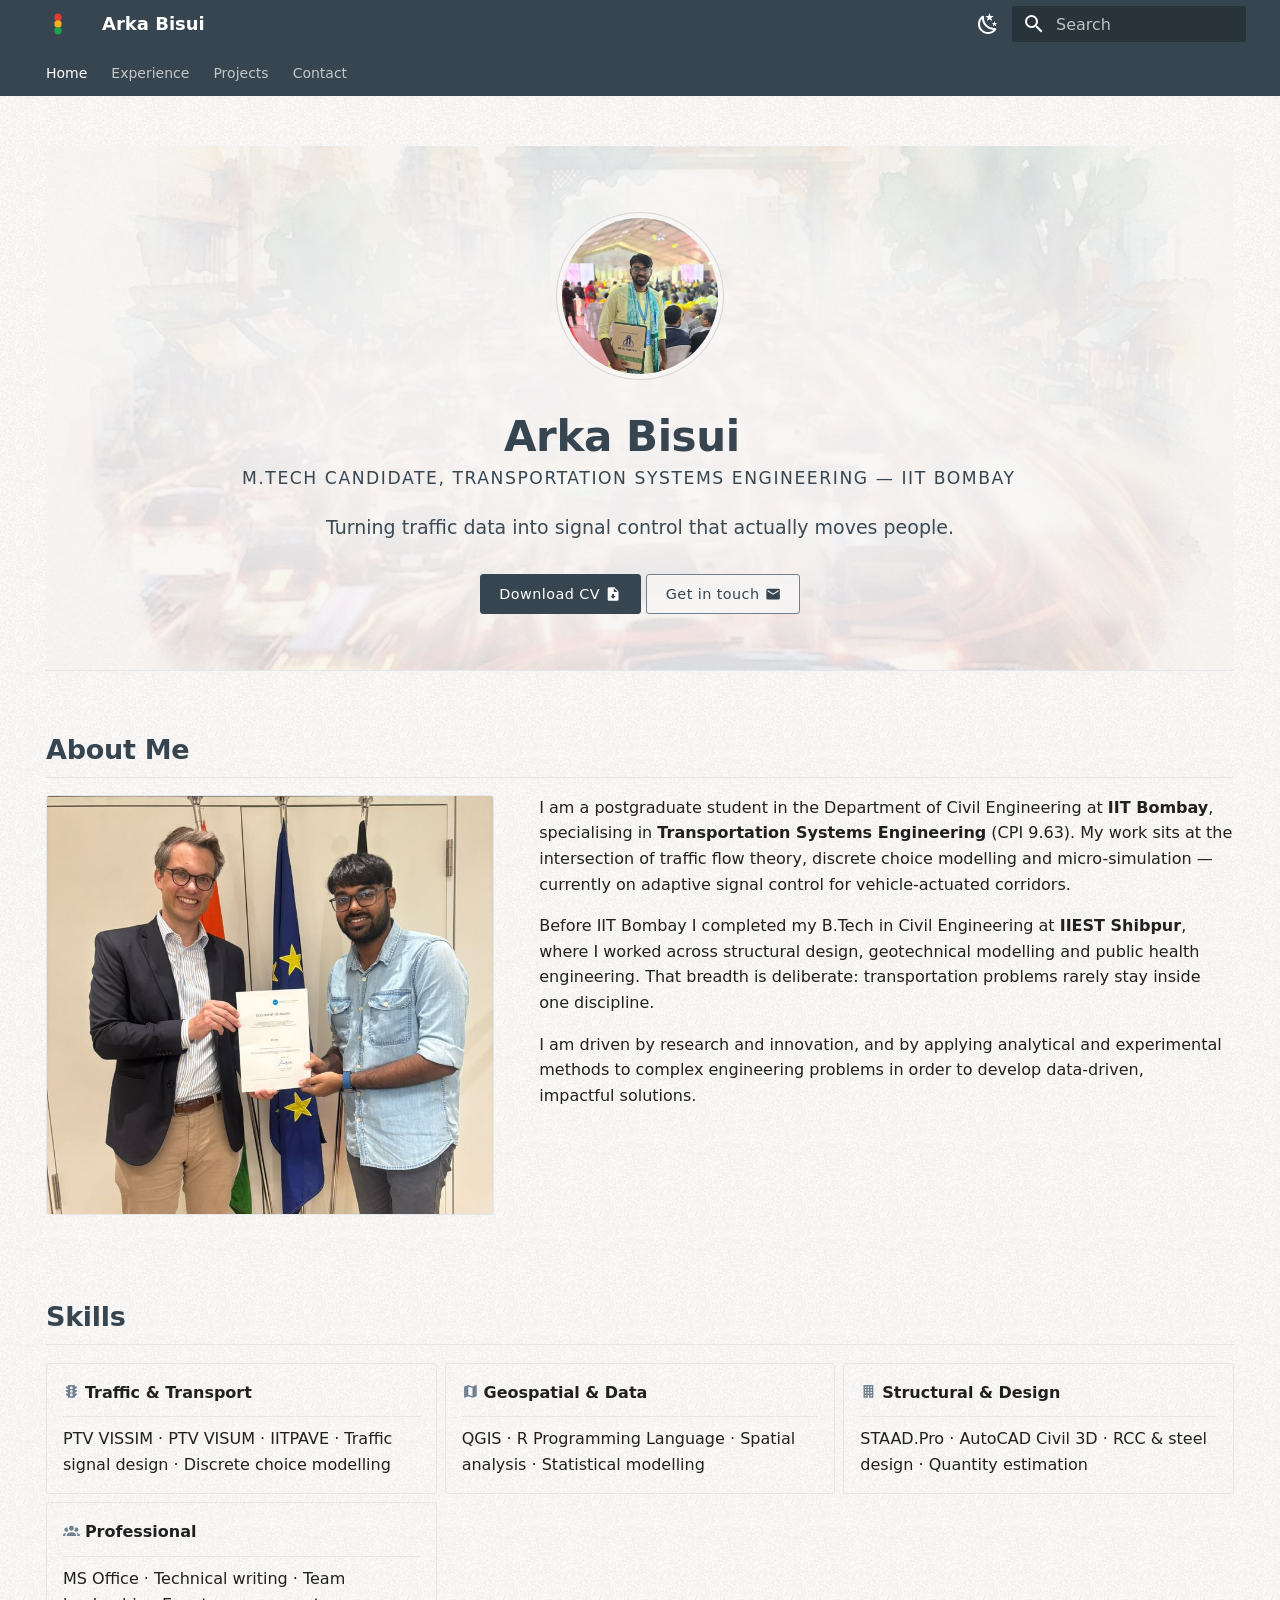
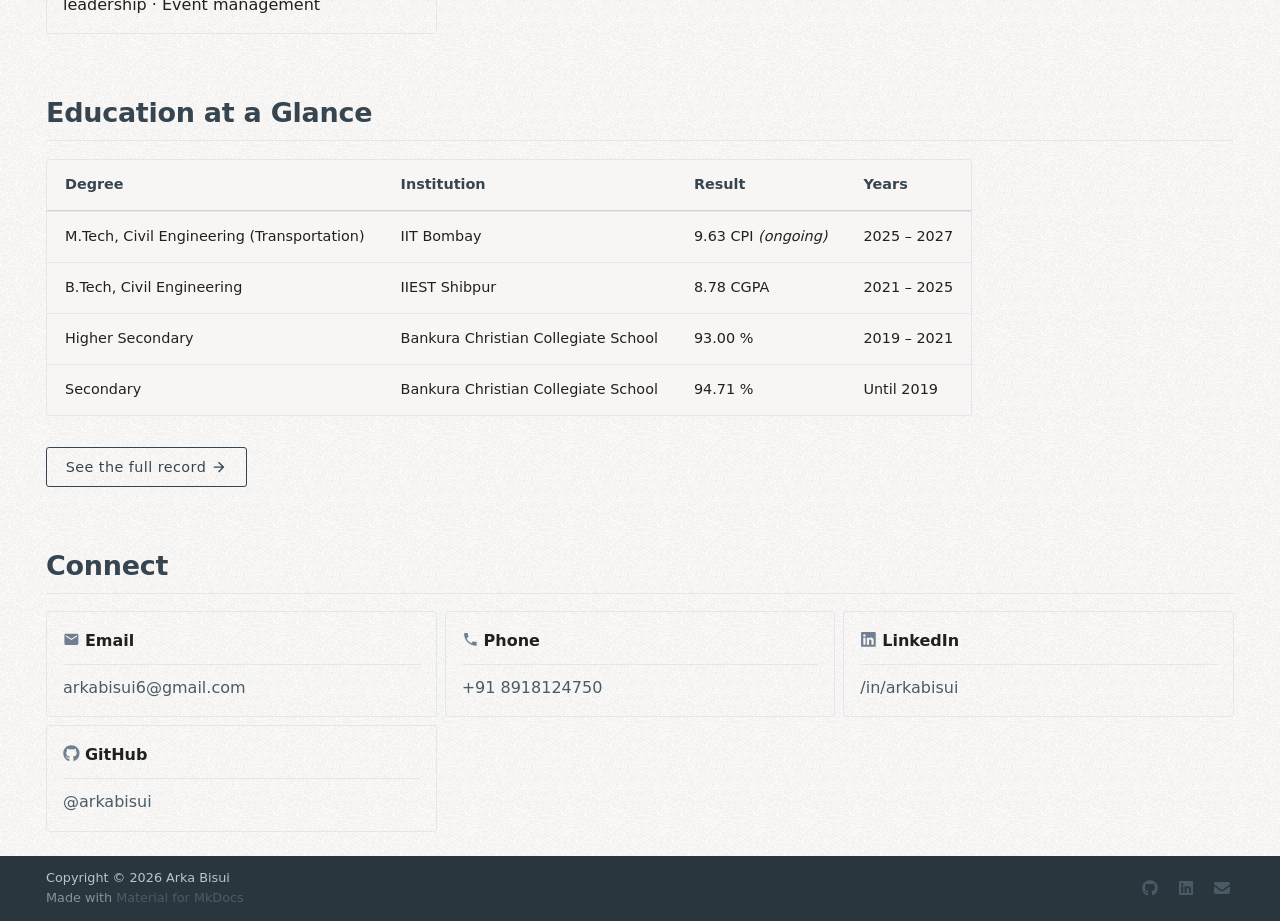
<file: index.html>
<!doctype html>
<html lang="en" class="no-js">
  <head>
    
      <meta charset="utf-8">
      <meta name="viewport" content="width=device-width,initial-scale=1">
      
        <meta name="description" content="Transportation Systems Engineering researcher at IIT Bombay — traffic signal control, simulation and geospatial analysis.">
      
      
        <meta name="author" content="Arka Bisui">
      
      
        <link rel="canonical" href="https://arkabisui.github.io/">
      
      
      
        <link rel="next" href="experience/">
      
      
        
      
      
      <link rel="icon" href="assets/images/faviconvertical.png">
      <meta name="generator" content="mkdocs-1.6.1, mkdocs-material-9.7.7">
    
    
      
        <title>Arka Bisui</title>
      
    
    
      <link rel="stylesheet" href="assets/stylesheets/main.ec1eaa64.min.css">
      
        
        <link rel="stylesheet" href="assets/stylesheets/palette.ab4e12ef.min.css">
      
      


    
    
      
    
    
      
        
        
        <link rel="preconnect" href="https://fonts.gstatic.com" crossorigin>
        <link rel="stylesheet" href="https://fonts.googleapis.com/css?family=Roboto:300,300i,400,400i,700,700i%7CRoboto+Mono:400,400i,700,700i&display=fallback">
        <style>:root{--md-text-font:"Roboto";--md-code-font:"Roboto Mono"}</style>
      
    
    
      <link rel="stylesheet" href="assets/css/extra.css">
    
    <script>__md_scope=new URL(".",location),__md_hash=e=>[...e].reduce(((e,_)=>(e<<5)-e+_.charCodeAt(0)),0),__md_get=(e,_=localStorage,t=__md_scope)=>JSON.parse(_.getItem(t.pathname+"."+e)),__md_set=(e,_,t=localStorage,a=__md_scope)=>{try{t.setItem(a.pathname+"."+e,JSON.stringify(_))}catch(e){}}</script>
    
      

    
    
  

  
  

  
  

  <meta property="og:type" content="website">
  <meta property="og:site_name" content="Arka Bisui">
  <meta property="og:title" content="Arka Bisui">
  <meta property="og:description" content="Transportation Systems Engineering researcher at IIT Bombay — traffic signal control, simulation and geospatial analysis.">
  <meta property="og:url" content="https://arkabisui.github.io/">
  <meta property="og:locale" content="en_IN">
  <meta property="og:image" content="https://arkabisui.github.io/assets/images/og-image.jpg">
  <meta property="og:image:type" content="image/jpeg">
  <meta property="og:image:width" content="1200">
  <meta property="og:image:height" content="630">
  <meta property="og:image:alt" content="Arka Bisui — M.Tech, Transportation Systems Engineering, IIT Bombay">

  <meta name="twitter:card" content="summary_large_image">
  <meta name="twitter:title" content="Arka Bisui">
  <meta name="twitter:description" content="Transportation Systems Engineering researcher at IIT Bombay — traffic signal control, simulation and geospatial analysis.">
  <meta name="twitter:image" content="https://arkabisui.github.io/assets/images/og-image.jpg">
  <meta name="twitter:image:alt" content="Arka Bisui — M.Tech, Transportation Systems Engineering, IIT Bombay">

  </head>
  
  
    
    
      
    
    
    
    
    <body dir="ltr" data-md-color-scheme="default" data-md-color-primary="teal" data-md-color-accent="deep-orange">
  
    
    <input class="md-toggle" data-md-toggle="drawer" type="checkbox" id="__drawer" autocomplete="off">
    <input class="md-toggle" data-md-toggle="search" type="checkbox" id="__search" autocomplete="off">
    <label class="md-overlay" for="__drawer"></label>
    <div data-md-component="skip">
      
        
        <a href="#arka-bisui" class="md-skip">
          Skip to content
        </a>
      
    </div>
    <div data-md-component="announce">
      
    </div>
    
    
      

<header class="md-header" data-md-component="header">
  <nav class="md-header__inner md-grid" aria-label="Header">
    <a href="." title="Arka Bisui" class="md-header__button md-logo" aria-label="Arka Bisui" data-md-component="logo">
      
  <img src="assets/images/logovertical.svg" alt="logo">

    </a>
    <label class="md-header__button md-icon" for="__drawer">
      
      <svg xmlns="http://www.w3.org/2000/svg" viewBox="0 0 24 24"><path d="M3 6h18v2H3zm0 5h18v2H3zm0 5h18v2H3z"/></svg>
    </label>
    <div class="md-header__title" data-md-component="header-title">
      <div class="md-header__ellipsis">
        <div class="md-header__topic">
          <span class="md-ellipsis">
            Arka Bisui
          </span>
        </div>
        <div class="md-header__topic" data-md-component="header-topic">
          <span class="md-ellipsis">
            
              Home
            
          </span>
        </div>
      </div>
    </div>
    
      
        <form class="md-header__option" data-md-component="palette">
  
    
    
    
    <input class="md-option" data-md-color-media="(prefers-color-scheme: light)" data-md-color-scheme="default" data-md-color-primary="teal" data-md-color-accent="deep-orange"  aria-label="Switch to dark mode"  type="radio" name="__palette" id="__palette_0">
    
      <label class="md-header__button md-icon" title="Switch to dark mode" for="__palette_1" hidden>
        <svg xmlns="http://www.w3.org/2000/svg" viewBox="0 0 24 24"><path d="m17.75 4.09-2.53 1.94.91 3.06-2.63-1.81-2.63 1.81.91-3.06-2.53-1.94L12.44 4l1.06-3 1.06 3zm3.5 6.91-1.64 1.25.59 1.98-1.7-1.17-1.7 1.17.59-1.98L15.75 11l2.06-.05L18.5 9l.69 1.95zm-2.28 4.95c.83-.08 1.72 1.1 1.19 1.85-.32.45-.66.87-1.08 1.27C15.17 23 8.84 23 4.94 19.07c-3.91-3.9-3.91-10.24 0-14.14.4-.4.82-.76 1.27-1.08.75-.53 1.93.36 1.85 1.19-.27 2.86.69 5.83 2.89 8.02a9.96 9.96 0 0 0 8.02 2.89m-1.64 2.02a12.08 12.08 0 0 1-7.8-3.47c-2.17-2.19-3.33-5-3.49-7.82-2.81 3.14-2.7 7.96.31 10.98 3.02 3.01 7.84 3.12 10.98.31"/></svg>
      </label>
    
  
    
    
    
    <input class="md-option" data-md-color-media="(prefers-color-scheme: dark)" data-md-color-scheme="slate" data-md-color-primary="teal" data-md-color-accent="deep-orange"  aria-label="Switch to light mode"  type="radio" name="__palette" id="__palette_1">
    
      <label class="md-header__button md-icon" title="Switch to light mode" for="__palette_0" hidden>
        <svg xmlns="http://www.w3.org/2000/svg" viewBox="0 0 24 24"><path d="M12 7a5 5 0 0 1 5 5 5 5 0 0 1-5 5 5 5 0 0 1-5-5 5 5 0 0 1 5-5m0 2a3 3 0 0 0-3 3 3 3 0 0 0 3 3 3 3 0 0 0 3-3 3 3 0 0 0-3-3m0-7 2.39 3.42C13.65 5.15 12.84 5 12 5s-1.65.15-2.39.42zM3.34 7l4.16-.35A7.2 7.2 0 0 0 5.94 8.5c-.44.74-.69 1.5-.83 2.29zm.02 10 1.76-3.77a7.131 7.131 0 0 0 2.38 4.14zM20.65 7l-1.77 3.79a7.02 7.02 0 0 0-2.38-4.15zm-.01 10-4.14.36c.59-.51 1.12-1.14 1.54-1.86.42-.73.69-1.5.83-2.29zM12 22l-2.41-3.44c.74.27 1.55.44 2.41.44.82 0 1.63-.17 2.37-.44z"/></svg>
      </label>
    
  
</form>
      
    
    
      <script>var palette=__md_get("__palette");if(palette&&palette.color){if("(prefers-color-scheme)"===palette.color.media){var media=matchMedia("(prefers-color-scheme: light)"),input=document.querySelector(media.matches?"[data-md-color-media='(prefers-color-scheme: light)']":"[data-md-color-media='(prefers-color-scheme: dark)']");palette.color.media=input.getAttribute("data-md-color-media"),palette.color.scheme=input.getAttribute("data-md-color-scheme"),palette.color.primary=input.getAttribute("data-md-color-primary"),palette.color.accent=input.getAttribute("data-md-color-accent")}for(var[key,value]of Object.entries(palette.color))document.body.setAttribute("data-md-color-"+key,value)}</script>
    
    
    
      
      
        <label class="md-header__button md-icon" for="__search">
          
          <svg xmlns="http://www.w3.org/2000/svg" viewBox="0 0 24 24"><path d="M9.5 3A6.5 6.5 0 0 1 16 9.5c0 1.61-.59 3.09-1.56 4.23l.27.27h.79l5 5-1.5 1.5-5-5v-.79l-.27-.27A6.52 6.52 0 0 1 9.5 16 6.5 6.5 0 0 1 3 9.5 6.5 6.5 0 0 1 9.5 3m0 2C7 5 5 7 5 9.5S7 14 9.5 14 14 12 14 9.5 12 5 9.5 5"/></svg>
        </label>
        <div class="md-search" data-md-component="search" role="dialog">
  <label class="md-search__overlay" for="__search"></label>
  <div class="md-search__inner" role="search">
    <form class="md-search__form" name="search">
      <input type="text" class="md-search__input" name="query" aria-label="Search" placeholder="Search" autocapitalize="off" autocorrect="off" autocomplete="off" spellcheck="false" data-md-component="search-query" required>
      <label class="md-search__icon md-icon" for="__search">
        
        <svg xmlns="http://www.w3.org/2000/svg" viewBox="0 0 24 24"><path d="M9.5 3A6.5 6.5 0 0 1 16 9.5c0 1.61-.59 3.09-1.56 4.23l.27.27h.79l5 5-1.5 1.5-5-5v-.79l-.27-.27A6.52 6.52 0 0 1 9.5 16 6.5 6.5 0 0 1 3 9.5 6.5 6.5 0 0 1 9.5 3m0 2C7 5 5 7 5 9.5S7 14 9.5 14 14 12 14 9.5 12 5 9.5 5"/></svg>
        
        <svg xmlns="http://www.w3.org/2000/svg" viewBox="0 0 24 24"><path d="M20 11v2H8l5.5 5.5-1.42 1.42L4.16 12l7.92-7.92L13.5 5.5 8 11z"/></svg>
      </label>
      <nav class="md-search__options" aria-label="Search">
        
        <button type="reset" class="md-search__icon md-icon" title="Clear" aria-label="Clear" tabindex="-1">
          
          <svg xmlns="http://www.w3.org/2000/svg" viewBox="0 0 24 24"><path d="M19 6.41 17.59 5 12 10.59 6.41 5 5 6.41 10.59 12 5 17.59 6.41 19 12 13.41 17.59 19 19 17.59 13.41 12z"/></svg>
        </button>
      </nav>
      
        <div class="md-search__suggest" data-md-component="search-suggest"></div>
      
    </form>
    <div class="md-search__output">
      <div class="md-search__scrollwrap" tabindex="0" data-md-scrollfix>
        <div class="md-search-result" data-md-component="search-result">
          <div class="md-search-result__meta">
            Initializing search
          </div>
          <ol class="md-search-result__list" role="presentation"></ol>
        </div>
      </div>
    </div>
  </div>
</div>
      
    
    
  </nav>
  
</header>
    
    <div class="md-container" data-md-component="container">
      
      
        
          
            
<nav class="md-tabs" aria-label="Tabs" data-md-component="tabs">
  <div class="md-grid">
    <ul class="md-tabs__list">
      
        
  
  
  
    
  
  
    <li class="md-tabs__item md-tabs__item--active">
      <a href="." class="md-tabs__link">
        
  
  
    
  
  Home

      </a>
    </li>
  

      
        
  
  
  
  
    <li class="md-tabs__item">
      <a href="experience/" class="md-tabs__link">
        
  
  
    
  
  Experience

      </a>
    </li>
  

      
        
  
  
  
  
    
    
      <li class="md-tabs__item">
        <a href="projects/" class="md-tabs__link">
          
  
  
  Projects

        </a>
      </li>
    
  

      
        
  
  
  
  
    <li class="md-tabs__item">
      <a href="contact/" class="md-tabs__link">
        
  
  
    
  
  Contact

      </a>
    </li>
  

      
    </ul>
  </div>
</nav>
          
        
      
      <main class="md-main" data-md-component="main">
        <div class="md-main__inner md-grid">
          
            
              
                
              
              <div class="md-sidebar md-sidebar--primary" data-md-component="sidebar" data-md-type="navigation" hidden>
                <div class="md-sidebar__scrollwrap">
                  <div class="md-sidebar__inner">
                    


  


<nav class="md-nav md-nav--primary md-nav--lifted" aria-label="Navigation" data-md-level="0">
  <label class="md-nav__title" for="__drawer">
    <a href="." title="Arka Bisui" class="md-nav__button md-logo" aria-label="Arka Bisui" data-md-component="logo">
      
  <img src="assets/images/logovertical.svg" alt="logo">

    </a>
    Arka Bisui
  </label>
  
  <ul class="md-nav__list" data-md-scrollfix>
    
      
      
  
  
    
  
  
  
    <li class="md-nav__item md-nav__item--active">
      
      <input class="md-nav__toggle md-toggle" type="checkbox" id="__toc">
      
      
        
      
      
        <label class="md-nav__link md-nav__link--active" for="__toc">
          
  
  
  <span class="md-ellipsis">
    
  
    Home
  

    
  </span>
  
  

          <span class="md-nav__icon md-icon"></span>
        </label>
      
      <a href="." class="md-nav__link md-nav__link--active">
        
  
  
  <span class="md-ellipsis">
    
  
    Home
  

    
  </span>
  
  

      </a>
      
        

<nav class="md-nav md-nav--secondary" aria-label="Table of contents">
  
  
  
    
  
  
    <label class="md-nav__title" for="__toc">
      <span class="md-nav__icon md-icon"></span>
      Table of contents
    </label>
    <ul class="md-nav__list" data-md-component="toc" data-md-scrollfix>
      
        <li class="md-nav__item">
  <a href="#mtech-candidate-transportation-systems-engineering-iit-bombay" class="md-nav__link">
    <span class="md-ellipsis">
      
        M.Tech Candidate, Transportation Systems Engineering — IIT Bombay
      
    </span>
  </a>
  
</li>
      
        <li class="md-nav__item">
  <a href="#about-me" class="md-nav__link">
    <span class="md-ellipsis">
      
        About Me
      
    </span>
  </a>
  
</li>
      
        <li class="md-nav__item">
  <a href="#skills" class="md-nav__link">
    <span class="md-ellipsis">
      
        Skills
      
    </span>
  </a>
  
</li>
      
        <li class="md-nav__item">
  <a href="#education-at-a-glance" class="md-nav__link">
    <span class="md-ellipsis">
      
        Education at a Glance
      
    </span>
  </a>
  
</li>
      
        <li class="md-nav__item">
  <a href="#connect" class="md-nav__link">
    <span class="md-ellipsis">
      
        Connect
      
    </span>
  </a>
  
</li>
      
    </ul>
  
</nav>
      
    </li>
  

    
      
      
  
  
  
  
    <li class="md-nav__item">
      <a href="experience/" class="md-nav__link">
        
  
  
  <span class="md-ellipsis">
    
  
    Experience
  

    
  </span>
  
  

      </a>
    </li>
  

    
      
      
  
  
  
  
    
    
    
    
      
      
    
    
    <li class="md-nav__item md-nav__item--nested">
      
        
        
        <input class="md-nav__toggle md-toggle " type="checkbox" id="__nav_3" >
        
          
          <label class="md-nav__link" for="__nav_3" id="__nav_3_label" tabindex="0">
            
  
  
  <span class="md-ellipsis">
    
  
    Projects
  

    
  </span>
  
  

            <span class="md-nav__icon md-icon"></span>
          </label>
        
        <nav class="md-nav" data-md-level="1" aria-labelledby="__nav_3_label" aria-expanded="false">
          <label class="md-nav__title" for="__nav_3">
            <span class="md-nav__icon md-icon"></span>
            
  
    Projects
  

          </label>
          <ul class="md-nav__list" data-md-scrollfix>
            
              
                
  
  
  
  
    <li class="md-nav__item">
      <a href="projects/" class="md-nav__link">
        
  
  
  <span class="md-ellipsis">
    
  
    Overview
  

    
  </span>
  
  

      </a>
    </li>
  

              
            
              
                
  
  
  
  
    <li class="md-nav__item">
      <a href="projects/offset-adaptation/" class="md-nav__link">
        
  
  
  <span class="md-ellipsis">
    
  
    Adaptive Signal Offsets
  

    
  </span>
  
  

      </a>
    </li>
  

              
            
              
                
  
  
  
  
    <li class="md-nav__item">
      <a href="projects/iitb-campus-traffic/" class="md-nav__link">
        
  
  
  <span class="md-ellipsis">
    
  
    IITB Campus Traffic Study
  

    
  </span>
  
  

      </a>
    </li>
  

              
            
              
                
  
  
  
  
    <li class="md-nav__item">
      <a href="projects/soil-pile-interaction/" class="md-nav__link">
        
  
  
  <span class="md-ellipsis">
    
  
    Soil–Pile Interaction, Bridge Pier
  

    
  </span>
  
  

      </a>
    </li>
  

              
            
              
                
  
  
  
  
    <li class="md-nav__item">
      <a href="projects/hostel-building-design/" class="md-nav__link">
        
  
  
  <span class="md-ellipsis">
    
  
    G+2 RCC Hostel Building
  

    
  </span>
  
  

      </a>
    </li>
  

              
            
          </ul>
        </nav>
      
    </li>
  

    
      
      
  
  
  
  
    <li class="md-nav__item">
      <a href="contact/" class="md-nav__link">
        
  
  
  <span class="md-ellipsis">
    
  
    Contact
  

    
  </span>
  
  

      </a>
    </li>
  

    
  </ul>
</nav>
                  </div>
                </div>
              </div>
            
            
              
                
              
              <div class="md-sidebar md-sidebar--secondary" data-md-component="sidebar" data-md-type="toc" hidden>
                <div class="md-sidebar__scrollwrap">
                  <div class="md-sidebar__inner">
                    

<nav class="md-nav md-nav--secondary" aria-label="Table of contents">
  
  
  
    
  
  
    <label class="md-nav__title" for="__toc">
      <span class="md-nav__icon md-icon"></span>
      Table of contents
    </label>
    <ul class="md-nav__list" data-md-component="toc" data-md-scrollfix>
      
        <li class="md-nav__item">
  <a href="#mtech-candidate-transportation-systems-engineering-iit-bombay" class="md-nav__link">
    <span class="md-ellipsis">
      
        M.Tech Candidate, Transportation Systems Engineering — IIT Bombay
      
    </span>
  </a>
  
</li>
      
        <li class="md-nav__item">
  <a href="#about-me" class="md-nav__link">
    <span class="md-ellipsis">
      
        About Me
      
    </span>
  </a>
  
</li>
      
        <li class="md-nav__item">
  <a href="#skills" class="md-nav__link">
    <span class="md-ellipsis">
      
        Skills
      
    </span>
  </a>
  
</li>
      
        <li class="md-nav__item">
  <a href="#education-at-a-glance" class="md-nav__link">
    <span class="md-ellipsis">
      
        Education at a Glance
      
    </span>
  </a>
  
</li>
      
        <li class="md-nav__item">
  <a href="#connect" class="md-nav__link">
    <span class="md-ellipsis">
      
        Connect
      
    </span>
  </a>
  
</li>
      
    </ul>
  
</nav>
                  </div>
                </div>
              </div>
            
          
          
            <div class="md-content" data-md-component="content">
              
              <article class="md-content__inner md-typeset">
                
                  
  




<div class="hero">
<p><img alt="Arka Bisui" class="profile-pic" src="assets/images/profile.jpg" /></p>
<h1 id="arka-bisui">Arka Bisui<a class="headerlink" href="#arka-bisui" title="Permanent link">&para;</a></h1>
<h3 id="mtech-candidate-transportation-systems-engineering-iit-bombay">M.Tech Candidate, Transportation Systems Engineering — IIT Bombay<a class="headerlink" href="#mtech-candidate-transportation-systems-engineering-iit-bombay" title="Permanent link">&para;</a></h3>
<p><em>Turning traffic data into signal control that actually moves people.</em></p>
<p><a class="md-button md-button--primary" href="assets/Arka-Bisui-CV.pdf">Download CV <span class="twemoji"><svg xmlns="http://www.w3.org/2000/svg" viewBox="0 0 24 24"><path d="M14 2H6c-1.11 0-2 .89-2 2v16c0 1.11.89 2 2 2h12c1.11 0 2-.89 2-2V8zm-2 17-4-4h2.5v-3h3v3H16zm1-10V3.5L18.5 9z"/></svg></span></a>
<a class="md-button" href="contact/">Get in touch <span class="twemoji"><svg xmlns="http://www.w3.org/2000/svg" viewBox="0 0 24 24"><path d="m20 8-8 5-8-5V6l8 5 8-5m0-2H4c-1.11 0-2 .89-2 2v12a2 2 0 0 0 2 2h16a2 2 0 0 0 2-2V6a2 2 0 0 0-2-2"/></svg></span></a></p>
</div>
<h2 id="about-me">About Me<a class="headerlink" href="#about-me" title="Permanent link">&para;</a></h2>
<div class="about">
<div>
<p><img alt="About Arka Bisui" class="about-pic" src="assets/images/about.jpg" /></p>
</div>
<div>
<p>I am a postgraduate student in the Department of Civil Engineering at <strong>IIT Bombay</strong>, specialising in <strong>Transportation Systems Engineering</strong> (CPI 9.63). My work sits at the intersection of traffic flow theory, discrete choice modelling and micro-simulation — currently on adaptive signal control for vehicle-actuated corridors.</p>
<p>Before IIT Bombay I completed my B.Tech in Civil Engineering at <strong>IIEST Shibpur</strong>, where I worked across structural design, geotechnical modelling and public health engineering. That breadth is deliberate: transportation problems rarely stay inside one discipline.</p>
<p>I am driven by research and innovation, and by applying analytical and experimental methods to complex engineering problems in order to develop data-driven, impactful solutions.</p>
</div>
</div>
<h2 id="skills">Skills<a class="headerlink" href="#skills" title="Permanent link">&para;</a></h2>
<div class="grid cards">
<ul>
<li>
<p><span class="twemoji"><svg xmlns="http://www.w3.org/2000/svg" viewBox="0 0 24 24"><path d="M12 9a2 2 0 0 1-2-2 2 2 0 0 1 2-2c1.11 0 2 .89 2 2a2 2 0 0 1-2 2m0 5a2 2 0 0 1-2-2 2 2 0 0 1 2-2c1.11 0 2 .89 2 2a2 2 0 0 1-2 2m0 5a2 2 0 0 1-2-2 2 2 0 0 1 2-2c1.11 0 2 .89 2 2a2 2 0 0 1-2 2m8-9h-3V8.86c1.72-.45 3-2 3-3.86h-3V4a1 1 0 0 0-1-1H8a1 1 0 0 0-1 1v1H4c0 1.86 1.28 3.41 3 3.86V10H4c0 1.86 1.28 3.41 3 3.86V15H4c0 1.86 1.28 3.41 3 3.86V20a1 1 0 0 0 1 1h8a1 1 0 0 0 1-1v-1.14c1.72-.45 3-2 3-3.86h-3v-1.14c1.72-.45 3-2 3-3.86"/></svg></span> <strong>Traffic &amp; Transport</strong></p>
<hr />
<p>PTV VISSIM · PTV VISUM · IITPAVE · Traffic signal design · Discrete choice modelling</p>
</li>
<li>
<p><span class="twemoji"><svg xmlns="http://www.w3.org/2000/svg" viewBox="0 0 24 24"><path d="m15 19-6-2.11V5l6 2.11M20.5 3h-.16L15 5.1 9 3 3.36 4.9c-.21.07-.36.25-.36.48V20.5a.5.5 0 0 0 .5.5c.05 0 .11 0 .16-.03L9 18.9l6 2.1 5.64-1.9c.21-.1.36-.25.36-.48V3.5a.5.5 0 0 0-.5-.5"/></svg></span> <strong>Geospatial &amp; Data</strong></p>
<hr />
<p>QGIS · R Programming Language · Spatial analysis · Statistical modelling</p>
</li>
<li>
<p><span class="twemoji"><svg xmlns="http://www.w3.org/2000/svg" viewBox="0 0 24 24"><path d="M5 3v18h6v-3.5h2V21h6V3zm2 2h2v2H7zm4 0h2v2h-2zm4 0h2v2h-2zM7 9h2v2H7zm4 0h2v2h-2zm4 0h2v2h-2zm-8 4h2v2H7zm4 0h2v2h-2zm4 0h2v2h-2zm-8 4h2v2H7zm8 0h2v2h-2z"/></svg></span> <strong>Structural &amp; Design</strong></p>
<hr />
<p>STAAD.Pro · AutoCAD Civil 3D · RCC &amp; steel design · Quantity estimation</p>
</li>
<li>
<p><span class="twemoji"><svg xmlns="http://www.w3.org/2000/svg" viewBox="0 0 24 24"><path d="M12 5.5A3.5 3.5 0 0 1 15.5 9a3.5 3.5 0 0 1-3.5 3.5A3.5 3.5 0 0 1 8.5 9 3.5 3.5 0 0 1 12 5.5M5 8c.56 0 1.08.15 1.53.42-.15 1.43.27 2.85 1.13 3.96C7.16 13.34 6.16 14 5 14a3 3 0 0 1-3-3 3 3 0 0 1 3-3m14 0a3 3 0 0 1 3 3 3 3 0 0 1-3 3c-1.16 0-2.16-.66-2.66-1.62a5.54 5.54 0 0 0 1.13-3.96c.45-.27.97-.42 1.53-.42M5.5 18.25c0-2.07 2.91-3.75 6.5-3.75s6.5 1.68 6.5 3.75V20h-13zM0 20v-1.5c0-1.39 1.89-2.56 4.45-2.9-.59.68-.95 1.62-.95 2.65V20zm24 0h-3.5v-1.75c0-1.03-.36-1.97-.95-2.65 2.56.34 4.45 1.51 4.45 2.9z"/></svg></span> <strong>Professional</strong></p>
<hr />
<p>MS Office · Technical writing · Team leadership · Event management</p>
</li>
</ul>
</div>
<h2 id="education-at-a-glance">Education at a Glance<a class="headerlink" href="#education-at-a-glance" title="Permanent link">&para;</a></h2>
<table>
<thead>
<tr>
<th>Degree</th>
<th>Institution</th>
<th>Result</th>
<th>Years</th>
</tr>
</thead>
<tbody>
<tr>
<td>M.Tech, Civil Engineering (Transportation)</td>
<td>IIT Bombay</td>
<td>9.63 CPI <em>(ongoing)</em></td>
<td>2025 – 2027</td>
</tr>
<tr>
<td>B.Tech, Civil Engineering</td>
<td>IIEST Shibpur</td>
<td>8.78 CGPA</td>
<td>2021 – 2025</td>
</tr>
<tr>
<td>Higher Secondary</td>
<td>Bankura Christian Collegiate School</td>
<td>93.00 %</td>
<td>2019 – 2021</td>
</tr>
<tr>
<td>Secondary</td>
<td>Bankura Christian Collegiate School</td>
<td>94.71 %</td>
<td>Until 2019</td>
</tr>
</tbody>
</table>
<p><a class="md-button" href="experience/">See the full record <span class="twemoji"><svg xmlns="http://www.w3.org/2000/svg" viewBox="0 0 24 24"><path d="M4 11v2h12l-5.5 5.5 1.42 1.42L19.84 12l-7.92-7.92L10.5 5.5 16 11z"/></svg></span></a></p>
<h2 id="connect">Connect<a class="headerlink" href="#connect" title="Permanent link">&para;</a></h2>
<div class="grid cards">
<ul>
<li>
<p><span class="twemoji"><svg xmlns="http://www.w3.org/2000/svg" viewBox="0 0 24 24"><path d="m20 8-8 5-8-5V6l8 5 8-5m0-2H4c-1.11 0-2 .89-2 2v12a2 2 0 0 0 2 2h16a2 2 0 0 0 2-2V6a2 2 0 0 0-2-2"/></svg></span> <strong>Email</strong></p>
<hr />
<p><a href="mailto:arkabisui6@gmail.com">arkabisui6@gmail.com</a></p>
</li>
<li>
<p><span class="twemoji"><svg xmlns="http://www.w3.org/2000/svg" viewBox="0 0 24 24"><path d="M6.62 10.79c1.44 2.83 3.76 5.15 6.59 6.59l2.2-2.2c.28-.28.67-.36 1.02-.25 1.12.37 2.32.57 3.57.57a1 1 0 0 1 1 1V20a1 1 0 0 1-1 1A17 17 0 0 1 3 4a1 1 0 0 1 1-1h3.5a1 1 0 0 1 1 1c0 1.25.2 2.45.57 3.57.11.35.03.74-.25 1.02z"/></svg></span> <strong>Phone</strong></p>
<hr />
<p><a href="tel:+918918124750">+91 8918124750</a></p>
</li>
<li>
<p><span class="twemoji"><svg xmlns="http://www.w3.org/2000/svg" viewBox="0 0 448 512"><!--! Font Awesome Free 7.1.0 by @fontawesome - https://fontawesome.com License - https://fontawesome.com/license/free (Icons: CC BY 4.0, Fonts: SIL OFL 1.1, Code: MIT License) Copyright 2025 Fonticons, Inc.--><path d="M416 32H31.9C14.3 32 0 46.5 0 64.3v383.4C0 465.5 14.3 480 31.9 480H416c17.6 0 32-14.5 32-32.3V64.3c0-17.8-14.4-32.3-32-32.3M135.4 416H69V202.2h66.5V416zM102.2 96a38.5 38.5 0 1 1 0 77 38.5 38.5 0 1 1 0-77m282.1 320h-66.4V312c0-24.8-.5-56.7-34.5-56.7-34.6 0-39.9 27-39.9 54.9V416h-66.4V202.2h63.7v29.2h.9c8.9-16.8 30.6-34.5 62.9-34.5 67.2 0 79.7 44.3 79.7 101.9z"/></svg></span> <strong>LinkedIn</strong></p>
<hr />
<p><a href="https://www.linkedin.com/in/arka-bisui-343153234/">/in/arkabisui</a></p>
</li>
<li>
<p><span class="twemoji"><svg xmlns="http://www.w3.org/2000/svg" viewBox="0 0 512 512"><!--! Font Awesome Free 7.1.0 by @fontawesome - https://fontawesome.com License - https://fontawesome.com/license/free (Icons: CC BY 4.0, Fonts: SIL OFL 1.1, Code: MIT License) Copyright 2025 Fonticons, Inc.--><path d="M173.9 397.4c0 2-2.3 3.6-5.2 3.6-3.3.3-5.6-1.3-5.6-3.6 0-2 2.3-3.6 5.2-3.6 3-.3 5.6 1.3 5.6 3.6m-31.1-4.5c-.7 2 1.3 4.3 4.3 4.9 2.6 1 5.6 0 6.2-2s-1.3-4.3-4.3-5.2c-2.6-.7-5.5.3-6.2 2.3m44.2-1.7c-2.9.7-4.9 2.6-4.6 4.9.3 2 2.9 3.3 5.9 2.6 2.9-.7 4.9-2.6 4.6-4.6-.3-1.9-3-3.2-5.9-2.9M252.8 8C114.1 8 8 113.3 8 252c0 110.9 69.8 205.8 169.5 239.2 12.8 2.3 17.3-5.6 17.3-12.1 0-6.2-.3-40.4-.3-61.4 0 0-70 15-84.7-29.8 0 0-11.4-29.1-27.8-36.6 0 0-22.9-15.7 1.6-15.4 0 0 24.9 2 38.6 25.8 21.9 38.6 58.6 27.5 72.9 20.9 2.3-16 8.8-27.1 16-33.7-55.9-6.2-112.3-14.3-112.3-110.5 0-27.5 7.6-41.3 23.6-58.9-2.6-6.5-11.1-33.3 2.6-67.9 20.9-6.5 69 27 69 27 20-5.6 41.5-8.5 62.8-8.5s42.8 2.9 62.8 8.5c0 0 48.1-33.6 69-27 13.7 34.7 5.2 61.4 2.6 67.9 16 17.7 25.8 31.5 25.8 58.9 0 96.5-58.9 104.2-114.8 110.5 9.2 7.9 17 22.9 17 46.4 0 33.7-.3 75.4-.3 83.6 0 6.5 4.6 14.4 17.3 12.1C436.2 457.8 504 362.9 504 252 504 113.3 391.5 8 252.8 8M105.2 352.9c-1.3 1-1 3.3.7 5.2 1.6 1.6 3.9 2.3 5.2 1 1.3-1 1-3.3-.7-5.2-1.6-1.6-3.9-2.3-5.2-1m-10.8-8.1c-.7 1.3.3 2.9 2.3 3.9 1.6 1 3.6.7 4.3-.7.7-1.3-.3-2.9-2.3-3.9-2-.6-3.6-.3-4.3.7m32.4 35.6c-1.6 1.3-1 4.3 1.3 6.2 2.3 2.3 5.2 2.6 6.5 1 1.3-1.3.7-4.3-1.3-6.2-2.2-2.3-5.2-2.6-6.5-1m-11.4-14.7c-1.6 1-1.6 3.6 0 5.9s4.3 3.3 5.6 2.3c1.6-1.3 1.6-3.9 0-6.2-1.4-2.3-4-3.3-5.6-2"/></svg></span> <strong>GitHub</strong></p>
<hr />
<p><a href="https://github.com/arkabisui">@arkabisui</a></p>
</li>
</ul>
</div>







  
  




  



                
              </article>
            </div>
          
          
<script>var target=document.getElementById(location.hash.slice(1));target&&target.name&&(target.checked=target.name.startsWith("__tabbed_"))</script>
        </div>
        
          <button type="button" class="md-top md-icon" data-md-component="top" hidden>
  
  <svg xmlns="http://www.w3.org/2000/svg" viewBox="0 0 24 24"><path d="M13 20h-2V8l-5.5 5.5-1.42-1.42L12 4.16l7.92 7.92-1.42 1.42L13 8z"/></svg>
  Back to top
</button>
        
      </main>
      
        <footer class="md-footer">
  
  <div class="md-footer-meta md-typeset">
    <div class="md-footer-meta__inner md-grid">
      <div class="md-copyright">
  
    <div class="md-copyright__highlight">
      Copyright &copy; 2026 Arka Bisui
    </div>
  
  
    Made with
    <a href="https://squidfunk.github.io/mkdocs-material/" target="_blank" rel="noopener">
      Material for MkDocs
    </a>
  
</div>
      
        
<div class="md-social">
  
    
    
    
    
    <a href="https://github.com/arkabisui" target="_blank" rel="noopener" title="GitHub" class="md-social__link">
      <svg xmlns="http://www.w3.org/2000/svg" viewBox="0 0 512 512"><!--! Font Awesome Free 7.1.0 by @fontawesome - https://fontawesome.com License - https://fontawesome.com/license/free (Icons: CC BY 4.0, Fonts: SIL OFL 1.1, Code: MIT License) Copyright 2025 Fonticons, Inc.--><path d="M173.9 397.4c0 2-2.3 3.6-5.2 3.6-3.3.3-5.6-1.3-5.6-3.6 0-2 2.3-3.6 5.2-3.6 3-.3 5.6 1.3 5.6 3.6m-31.1-4.5c-.7 2 1.3 4.3 4.3 4.9 2.6 1 5.6 0 6.2-2s-1.3-4.3-4.3-5.2c-2.6-.7-5.5.3-6.2 2.3m44.2-1.7c-2.9.7-4.9 2.6-4.6 4.9.3 2 2.9 3.3 5.9 2.6 2.9-.7 4.9-2.6 4.6-4.6-.3-1.9-3-3.2-5.9-2.9M252.8 8C114.1 8 8 113.3 8 252c0 110.9 69.8 205.8 169.5 239.2 12.8 2.3 17.3-5.6 17.3-12.1 0-6.2-.3-40.4-.3-61.4 0 0-70 15-84.7-29.8 0 0-11.4-29.1-27.8-36.6 0 0-22.9-15.7 1.6-15.4 0 0 24.9 2 38.6 25.8 21.9 38.6 58.6 27.5 72.9 20.9 2.3-16 8.8-27.1 16-33.7-55.9-6.2-112.3-14.3-112.3-110.5 0-27.5 7.6-41.3 23.6-58.9-2.6-6.5-11.1-33.3 2.6-67.9 20.9-6.5 69 27 69 27 20-5.6 41.5-8.5 62.8-8.5s42.8 2.9 62.8 8.5c0 0 48.1-33.6 69-27 13.7 34.7 5.2 61.4 2.6 67.9 16 17.7 25.8 31.5 25.8 58.9 0 96.5-58.9 104.2-114.8 110.5 9.2 7.9 17 22.9 17 46.4 0 33.7-.3 75.4-.3 83.6 0 6.5 4.6 14.4 17.3 12.1C436.2 457.8 504 362.9 504 252 504 113.3 391.5 8 252.8 8M105.2 352.9c-1.3 1-1 3.3.7 5.2 1.6 1.6 3.9 2.3 5.2 1 1.3-1 1-3.3-.7-5.2-1.6-1.6-3.9-2.3-5.2-1m-10.8-8.1c-.7 1.3.3 2.9 2.3 3.9 1.6 1 3.6.7 4.3-.7.7-1.3-.3-2.9-2.3-3.9-2-.6-3.6-.3-4.3.7m32.4 35.6c-1.6 1.3-1 4.3 1.3 6.2 2.3 2.3 5.2 2.6 6.5 1 1.3-1.3.7-4.3-1.3-6.2-2.2-2.3-5.2-2.6-6.5-1m-11.4-14.7c-1.6 1-1.6 3.6 0 5.9s4.3 3.3 5.6 2.3c1.6-1.3 1.6-3.9 0-6.2-1.4-2.3-4-3.3-5.6-2"/></svg>
    </a>
  
    
    
    
    
    <a href="https://www.linkedin.com/in/arka-bisui-343153234/" target="_blank" rel="noopener" title="LinkedIn" class="md-social__link">
      <svg xmlns="http://www.w3.org/2000/svg" viewBox="0 0 448 512"><!--! Font Awesome Free 7.1.0 by @fontawesome - https://fontawesome.com License - https://fontawesome.com/license/free (Icons: CC BY 4.0, Fonts: SIL OFL 1.1, Code: MIT License) Copyright 2025 Fonticons, Inc.--><path d="M416 32H31.9C14.3 32 0 46.5 0 64.3v383.4C0 465.5 14.3 480 31.9 480H416c17.6 0 32-14.5 32-32.3V64.3c0-17.8-14.4-32.3-32-32.3M135.4 416H69V202.2h66.5V416zM102.2 96a38.5 38.5 0 1 1 0 77 38.5 38.5 0 1 1 0-77m282.1 320h-66.4V312c0-24.8-.5-56.7-34.5-56.7-34.6 0-39.9 27-39.9 54.9V416h-66.4V202.2h63.7v29.2h.9c8.9-16.8 30.6-34.5 62.9-34.5 67.2 0 79.7 44.3 79.7 101.9z"/></svg>
    </a>
  
    
    
    
    
    <a href="mailto:arkabisui6@gmail.com" target="_blank" rel="noopener" title="Email" class="md-social__link">
      <svg xmlns="http://www.w3.org/2000/svg" viewBox="0 0 512 512"><!--! Font Awesome Free 7.1.0 by @fontawesome - https://fontawesome.com License - https://fontawesome.com/license/free (Icons: CC BY 4.0, Fonts: SIL OFL 1.1, Code: MIT License) Copyright 2025 Fonticons, Inc.--><path d="M48 64C21.5 64 0 85.5 0 112c0 15.1 7.1 29.3 19.2 38.4l208 156a48 48 0 0 0 57.6 0l208-156c12.1-9.1 19.2-23.3 19.2-38.4 0-26.5-21.5-48-48-48zM0 196v188c0 35.3 28.7 64 64 64h384c35.3 0 64-28.7 64-64V196L313.6 344.8c-34.1 25.6-81.1 25.6-115.2 0z"/></svg>
    </a>
  
</div>
      
    </div>
  </div>
</footer>
      
    </div>
    <div class="md-dialog" data-md-component="dialog">
      <div class="md-dialog__inner md-typeset"></div>
    </div>
    
    
    
      
      
      <script id="__config" type="application/json">{"annotate": null, "base": ".", "features": ["navigation.instant", "navigation.tracking", "navigation.tabs", "navigation.top", "search.suggest", "search.highlight", "content.code.copy"], "search": "assets/javascripts/workers/search.2c215733.min.js", "tags": null, "translations": {"clipboard.copied": "Copied to clipboard", "clipboard.copy": "Copy to clipboard", "search.result.more.one": "1 more on this page", "search.result.more.other": "# more on this page", "search.result.none": "No matching documents", "search.result.one": "1 matching document", "search.result.other": "# matching documents", "search.result.placeholder": "Type to start searching", "search.result.term.missing": "Missing", "select.version": "Select version"}, "version": null}</script>
    
    
      <script src="assets/javascripts/bundle.d7400e89.min.js"></script>
      
    
  </body>
</html>
</file>
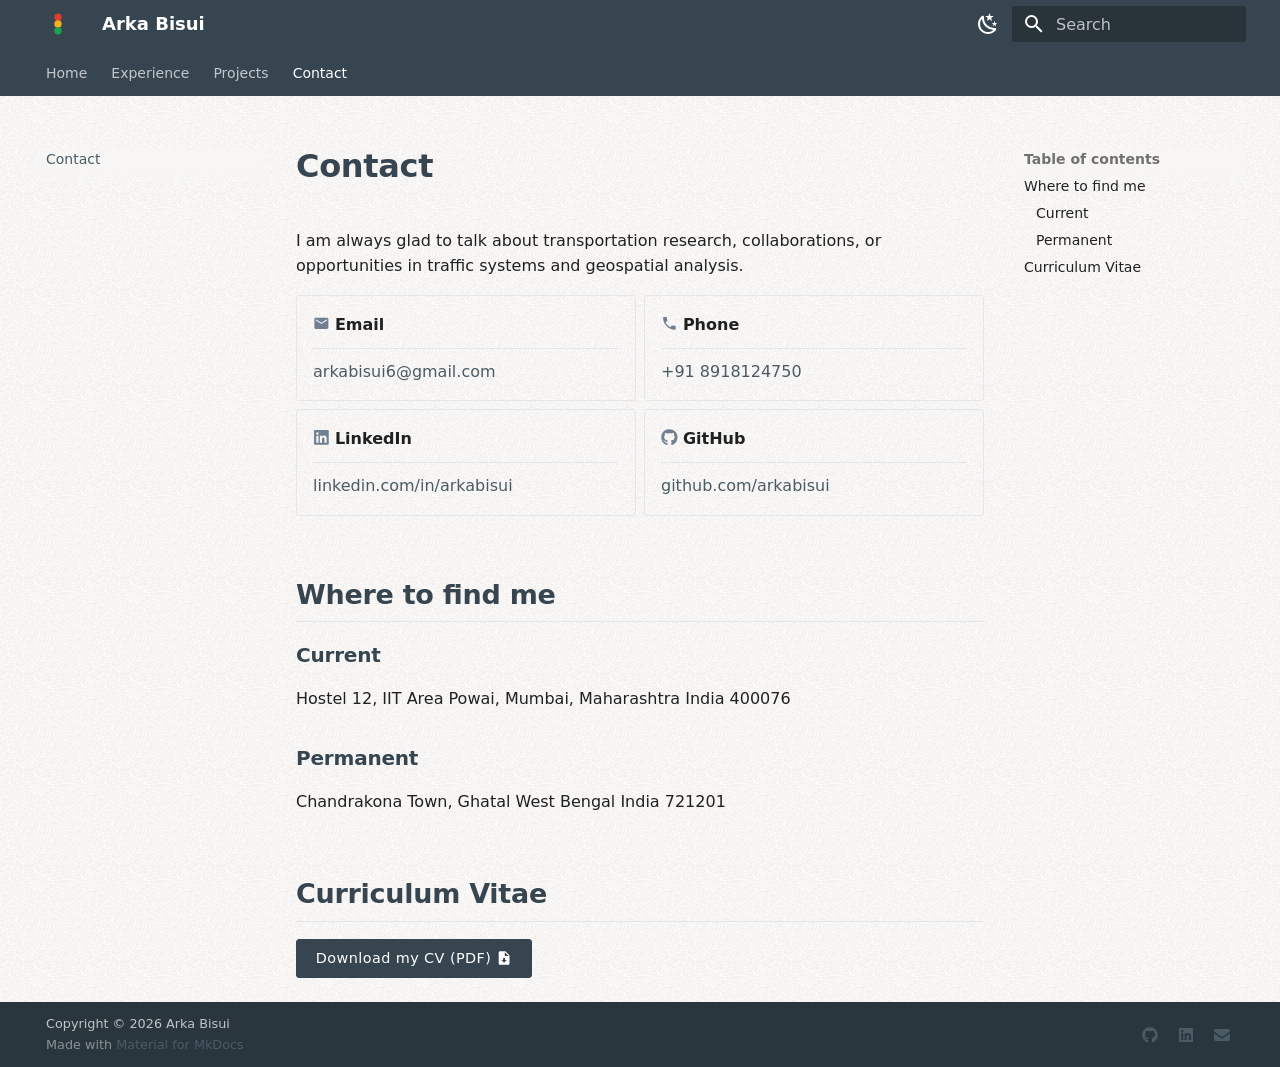
<file: contact/index.html>
<!doctype html>
<html lang="en" class="no-js">
  <head>
    
      <meta charset="utf-8">
      <meta name="viewport" content="width=device-width,initial-scale=1">
      
        <meta name="description" content="Transportation Systems Engineering researcher at IIT Bombay — traffic signal control, simulation and geospatial analysis.">
      
      
        <meta name="author" content="Arka Bisui">
      
      
        <link rel="canonical" href="https://arkabisui.github.io/contact/">
      
      
        <link rel="prev" href="../projects/hostel-building-design/">
      
      
      
        
      
      
      <link rel="icon" href="../assets/images/faviconvertical.png">
      <meta name="generator" content="mkdocs-1.6.1, mkdocs-material-9.7.7">
    
    
      
        <title>Contact - Arka Bisui</title>
      
    
    
      <link rel="stylesheet" href="../assets/stylesheets/main.ec1eaa64.min.css">
      
        
        <link rel="stylesheet" href="../assets/stylesheets/palette.ab4e12ef.min.css">
      
      


    
    
      
    
    
      
        
        
        <link rel="preconnect" href="https://fonts.gstatic.com" crossorigin>
        <link rel="stylesheet" href="https://fonts.googleapis.com/css?family=Roboto:300,300i,400,400i,700,700i%7CRoboto+Mono:400,400i,700,700i&display=fallback">
        <style>:root{--md-text-font:"Roboto";--md-code-font:"Roboto Mono"}</style>
      
    
    
      <link rel="stylesheet" href="../assets/css/extra.css">
    
    <script>__md_scope=new URL("..",location),__md_hash=e=>[...e].reduce(((e,_)=>(e<<5)-e+_.charCodeAt(0)),0),__md_get=(e,_=localStorage,t=__md_scope)=>JSON.parse(_.getItem(t.pathname+"."+e)),__md_set=(e,_,t=localStorage,a=__md_scope)=>{try{t.setItem(a.pathname+"."+e,JSON.stringify(_))}catch(e){}}</script>
    
      

    
    
  
    
  

  
  

  
  

  <meta property="og:type" content="website">
  <meta property="og:site_name" content="Arka Bisui">
  <meta property="og:title" content="Contact · Arka Bisui">
  <meta property="og:description" content="Transportation Systems Engineering researcher at IIT Bombay — traffic signal control, simulation and geospatial analysis.">
  <meta property="og:url" content="https://arkabisui.github.io/contact/">
  <meta property="og:locale" content="en_IN">
  <meta property="og:image" content="https://arkabisui.github.io/assets/images/og-image.jpg">
  <meta property="og:image:type" content="image/jpeg">
  <meta property="og:image:width" content="1200">
  <meta property="og:image:height" content="630">
  <meta property="og:image:alt" content="Arka Bisui — M.Tech, Transportation Systems Engineering, IIT Bombay">

  <meta name="twitter:card" content="summary_large_image">
  <meta name="twitter:title" content="Contact · Arka Bisui">
  <meta name="twitter:description" content="Transportation Systems Engineering researcher at IIT Bombay — traffic signal control, simulation and geospatial analysis.">
  <meta name="twitter:image" content="https://arkabisui.github.io/assets/images/og-image.jpg">
  <meta name="twitter:image:alt" content="Arka Bisui — M.Tech, Transportation Systems Engineering, IIT Bombay">

  </head>
  
  
    
    
      
    
    
    
    
    <body dir="ltr" data-md-color-scheme="default" data-md-color-primary="teal" data-md-color-accent="deep-orange">
  
    
    <input class="md-toggle" data-md-toggle="drawer" type="checkbox" id="__drawer" autocomplete="off">
    <input class="md-toggle" data-md-toggle="search" type="checkbox" id="__search" autocomplete="off">
    <label class="md-overlay" for="__drawer"></label>
    <div data-md-component="skip">
      
        
        <a href="#contact" class="md-skip">
          Skip to content
        </a>
      
    </div>
    <div data-md-component="announce">
      
    </div>
    
    
      

<header class="md-header" data-md-component="header">
  <nav class="md-header__inner md-grid" aria-label="Header">
    <a href=".." title="Arka Bisui" class="md-header__button md-logo" aria-label="Arka Bisui" data-md-component="logo">
      
  <img src="../assets/images/logovertical.svg" alt="logo">

    </a>
    <label class="md-header__button md-icon" for="__drawer">
      
      <svg xmlns="http://www.w3.org/2000/svg" viewBox="0 0 24 24"><path d="M3 6h18v2H3zm0 5h18v2H3zm0 5h18v2H3z"/></svg>
    </label>
    <div class="md-header__title" data-md-component="header-title">
      <div class="md-header__ellipsis">
        <div class="md-header__topic">
          <span class="md-ellipsis">
            Arka Bisui
          </span>
        </div>
        <div class="md-header__topic" data-md-component="header-topic">
          <span class="md-ellipsis">
            
              Contact
            
          </span>
        </div>
      </div>
    </div>
    
      
        <form class="md-header__option" data-md-component="palette">
  
    
    
    
    <input class="md-option" data-md-color-media="(prefers-color-scheme: light)" data-md-color-scheme="default" data-md-color-primary="teal" data-md-color-accent="deep-orange"  aria-label="Switch to dark mode"  type="radio" name="__palette" id="__palette_0">
    
      <label class="md-header__button md-icon" title="Switch to dark mode" for="__palette_1" hidden>
        <svg xmlns="http://www.w3.org/2000/svg" viewBox="0 0 24 24"><path d="m17.75 4.09-2.53 1.94.91 3.06-2.63-1.81-2.63 1.81.91-3.06-2.53-1.94L12.44 4l1.06-3 1.06 3zm3.5 6.91-1.64 1.25.59 1.98-1.7-1.17-1.7 1.17.59-1.98L15.75 11l2.06-.05L18.5 9l.69 1.95zm-2.28 4.95c.83-.08 1.72 1.1 1.19 1.85-.32.45-.66.87-1.08 1.27C15.17 23 8.84 23 4.94 19.07c-3.91-3.9-3.91-10.24 0-14.14.4-.4.82-.76 1.27-1.08.75-.53 1.93.36 1.85 1.19-.27 2.86.69 5.83 2.89 8.02a9.96 9.96 0 0 0 8.02 2.89m-1.64 2.02a12.08 12.08 0 0 1-7.8-3.47c-2.17-2.19-3.33-5-3.49-7.82-2.81 3.14-2.7 7.96.31 10.98 3.02 3.01 7.84 3.12 10.98.31"/></svg>
      </label>
    
  
    
    
    
    <input class="md-option" data-md-color-media="(prefers-color-scheme: dark)" data-md-color-scheme="slate" data-md-color-primary="teal" data-md-color-accent="deep-orange"  aria-label="Switch to light mode"  type="radio" name="__palette" id="__palette_1">
    
      <label class="md-header__button md-icon" title="Switch to light mode" for="__palette_0" hidden>
        <svg xmlns="http://www.w3.org/2000/svg" viewBox="0 0 24 24"><path d="M12 7a5 5 0 0 1 5 5 5 5 0 0 1-5 5 5 5 0 0 1-5-5 5 5 0 0 1 5-5m0 2a3 3 0 0 0-3 3 3 3 0 0 0 3 3 3 3 0 0 0 3-3 3 3 0 0 0-3-3m0-7 2.39 3.42C13.65 5.15 12.84 5 12 5s-1.65.15-2.39.42zM3.34 7l4.16-.35A7.2 7.2 0 0 0 5.94 8.5c-.44.74-.69 1.5-.83 2.29zm.02 10 1.76-3.77a7.131 7.131 0 0 0 2.38 4.14zM20.65 7l-1.77 3.79a7.02 7.02 0 0 0-2.38-4.15zm-.01 10-4.14.36c.59-.51 1.12-1.14 1.54-1.86.42-.73.69-1.5.83-2.29zM12 22l-2.41-3.44c.74.27 1.55.44 2.41.44.82 0 1.63-.17 2.37-.44z"/></svg>
      </label>
    
  
</form>
      
    
    
      <script>var palette=__md_get("__palette");if(palette&&palette.color){if("(prefers-color-scheme)"===palette.color.media){var media=matchMedia("(prefers-color-scheme: light)"),input=document.querySelector(media.matches?"[data-md-color-media='(prefers-color-scheme: light)']":"[data-md-color-media='(prefers-color-scheme: dark)']");palette.color.media=input.getAttribute("data-md-color-media"),palette.color.scheme=input.getAttribute("data-md-color-scheme"),palette.color.primary=input.getAttribute("data-md-color-primary"),palette.color.accent=input.getAttribute("data-md-color-accent")}for(var[key,value]of Object.entries(palette.color))document.body.setAttribute("data-md-color-"+key,value)}</script>
    
    
    
      
      
        <label class="md-header__button md-icon" for="__search">
          
          <svg xmlns="http://www.w3.org/2000/svg" viewBox="0 0 24 24"><path d="M9.5 3A6.5 6.5 0 0 1 16 9.5c0 1.61-.59 3.09-1.56 4.23l.27.27h.79l5 5-1.5 1.5-5-5v-.79l-.27-.27A6.52 6.52 0 0 1 9.5 16 6.5 6.5 0 0 1 3 9.5 6.5 6.5 0 0 1 9.5 3m0 2C7 5 5 7 5 9.5S7 14 9.5 14 14 12 14 9.5 12 5 9.5 5"/></svg>
        </label>
        <div class="md-search" data-md-component="search" role="dialog">
  <label class="md-search__overlay" for="__search"></label>
  <div class="md-search__inner" role="search">
    <form class="md-search__form" name="search">
      <input type="text" class="md-search__input" name="query" aria-label="Search" placeholder="Search" autocapitalize="off" autocorrect="off" autocomplete="off" spellcheck="false" data-md-component="search-query" required>
      <label class="md-search__icon md-icon" for="__search">
        
        <svg xmlns="http://www.w3.org/2000/svg" viewBox="0 0 24 24"><path d="M9.5 3A6.5 6.5 0 0 1 16 9.5c0 1.61-.59 3.09-1.56 4.23l.27.27h.79l5 5-1.5 1.5-5-5v-.79l-.27-.27A6.52 6.52 0 0 1 9.5 16 6.5 6.5 0 0 1 3 9.5 6.5 6.5 0 0 1 9.5 3m0 2C7 5 5 7 5 9.5S7 14 9.5 14 14 12 14 9.5 12 5 9.5 5"/></svg>
        
        <svg xmlns="http://www.w3.org/2000/svg" viewBox="0 0 24 24"><path d="M20 11v2H8l5.5 5.5-1.42 1.42L4.16 12l7.92-7.92L13.5 5.5 8 11z"/></svg>
      </label>
      <nav class="md-search__options" aria-label="Search">
        
        <button type="reset" class="md-search__icon md-icon" title="Clear" aria-label="Clear" tabindex="-1">
          
          <svg xmlns="http://www.w3.org/2000/svg" viewBox="0 0 24 24"><path d="M19 6.41 17.59 5 12 10.59 6.41 5 5 6.41 10.59 12 5 17.59 6.41 19 12 13.41 17.59 19 19 17.59 13.41 12z"/></svg>
        </button>
      </nav>
      
        <div class="md-search__suggest" data-md-component="search-suggest"></div>
      
    </form>
    <div class="md-search__output">
      <div class="md-search__scrollwrap" tabindex="0" data-md-scrollfix>
        <div class="md-search-result" data-md-component="search-result">
          <div class="md-search-result__meta">
            Initializing search
          </div>
          <ol class="md-search-result__list" role="presentation"></ol>
        </div>
      </div>
    </div>
  </div>
</div>
      
    
    
  </nav>
  
</header>
    
    <div class="md-container" data-md-component="container">
      
      
        
          
            
<nav class="md-tabs" aria-label="Tabs" data-md-component="tabs">
  <div class="md-grid">
    <ul class="md-tabs__list">
      
        
  
  
  
  
    <li class="md-tabs__item">
      <a href=".." class="md-tabs__link">
        
  
  
    
  
  Home

      </a>
    </li>
  

      
        
  
  
  
  
    <li class="md-tabs__item">
      <a href="../experience/" class="md-tabs__link">
        
  
  
    
  
  Experience

      </a>
    </li>
  

      
        
  
  
  
  
    
    
      <li class="md-tabs__item">
        <a href="../projects/" class="md-tabs__link">
          
  
  
  Projects

        </a>
      </li>
    
  

      
        
  
  
  
    
  
  
    <li class="md-tabs__item md-tabs__item--active">
      <a href="./" class="md-tabs__link">
        
  
  
    
  
  Contact

      </a>
    </li>
  

      
    </ul>
  </div>
</nav>
          
        
      
      <main class="md-main" data-md-component="main">
        <div class="md-main__inner md-grid">
          
            
              
              <div class="md-sidebar md-sidebar--primary" data-md-component="sidebar" data-md-type="navigation" >
                <div class="md-sidebar__scrollwrap">
                  <div class="md-sidebar__inner">
                    


  


<nav class="md-nav md-nav--primary md-nav--lifted" aria-label="Navigation" data-md-level="0">
  <label class="md-nav__title" for="__drawer">
    <a href=".." title="Arka Bisui" class="md-nav__button md-logo" aria-label="Arka Bisui" data-md-component="logo">
      
  <img src="../assets/images/logovertical.svg" alt="logo">

    </a>
    Arka Bisui
  </label>
  
  <ul class="md-nav__list" data-md-scrollfix>
    
      
      
  
  
  
  
    <li class="md-nav__item">
      <a href=".." class="md-nav__link">
        
  
  
  <span class="md-ellipsis">
    
  
    Home
  

    
  </span>
  
  

      </a>
    </li>
  

    
      
      
  
  
  
  
    <li class="md-nav__item">
      <a href="../experience/" class="md-nav__link">
        
  
  
  <span class="md-ellipsis">
    
  
    Experience
  

    
  </span>
  
  

      </a>
    </li>
  

    
      
      
  
  
  
  
    
    
    
    
      
      
    
    
    <li class="md-nav__item md-nav__item--nested">
      
        
        
        <input class="md-nav__toggle md-toggle " type="checkbox" id="__nav_3" >
        
          
          <label class="md-nav__link" for="__nav_3" id="__nav_3_label" tabindex="0">
            
  
  
  <span class="md-ellipsis">
    
  
    Projects
  

    
  </span>
  
  

            <span class="md-nav__icon md-icon"></span>
          </label>
        
        <nav class="md-nav" data-md-level="1" aria-labelledby="__nav_3_label" aria-expanded="false">
          <label class="md-nav__title" for="__nav_3">
            <span class="md-nav__icon md-icon"></span>
            
  
    Projects
  

          </label>
          <ul class="md-nav__list" data-md-scrollfix>
            
              
                
  
  
  
  
    <li class="md-nav__item">
      <a href="../projects/" class="md-nav__link">
        
  
  
  <span class="md-ellipsis">
    
  
    Overview
  

    
  </span>
  
  

      </a>
    </li>
  

              
            
              
                
  
  
  
  
    <li class="md-nav__item">
      <a href="../projects/offset-adaptation/" class="md-nav__link">
        
  
  
  <span class="md-ellipsis">
    
  
    Adaptive Signal Offsets
  

    
  </span>
  
  

      </a>
    </li>
  

              
            
              
                
  
  
  
  
    <li class="md-nav__item">
      <a href="../projects/iitb-campus-traffic/" class="md-nav__link">
        
  
  
  <span class="md-ellipsis">
    
  
    IITB Campus Traffic Study
  

    
  </span>
  
  

      </a>
    </li>
  

              
            
              
                
  
  
  
  
    <li class="md-nav__item">
      <a href="../projects/soil-pile-interaction/" class="md-nav__link">
        
  
  
  <span class="md-ellipsis">
    
  
    Soil–Pile Interaction, Bridge Pier
  

    
  </span>
  
  

      </a>
    </li>
  

              
            
              
                
  
  
  
  
    <li class="md-nav__item">
      <a href="../projects/hostel-building-design/" class="md-nav__link">
        
  
  
  <span class="md-ellipsis">
    
  
    G+2 RCC Hostel Building
  

    
  </span>
  
  

      </a>
    </li>
  

              
            
          </ul>
        </nav>
      
    </li>
  

    
      
      
  
  
    
  
  
  
    <li class="md-nav__item md-nav__item--active">
      
      <input class="md-nav__toggle md-toggle" type="checkbox" id="__toc">
      
      
        
      
      
        <label class="md-nav__link md-nav__link--active" for="__toc">
          
  
  
  <span class="md-ellipsis">
    
  
    Contact
  

    
  </span>
  
  

          <span class="md-nav__icon md-icon"></span>
        </label>
      
      <a href="./" class="md-nav__link md-nav__link--active">
        
  
  
  <span class="md-ellipsis">
    
  
    Contact
  

    
  </span>
  
  

      </a>
      
        

<nav class="md-nav md-nav--secondary" aria-label="Table of contents">
  
  
  
    
  
  
    <label class="md-nav__title" for="__toc">
      <span class="md-nav__icon md-icon"></span>
      Table of contents
    </label>
    <ul class="md-nav__list" data-md-component="toc" data-md-scrollfix>
      
        <li class="md-nav__item">
  <a href="#where-to-find-me" class="md-nav__link">
    <span class="md-ellipsis">
      
        Where to find me
      
    </span>
  </a>
  
    <nav class="md-nav" aria-label="Where to find me">
      <ul class="md-nav__list">
        
          <li class="md-nav__item">
  <a href="#current" class="md-nav__link">
    <span class="md-ellipsis">
      
        Current
      
    </span>
  </a>
  
</li>
        
          <li class="md-nav__item">
  <a href="#permanent" class="md-nav__link">
    <span class="md-ellipsis">
      
        Permanent
      
    </span>
  </a>
  
</li>
        
      </ul>
    </nav>
  
</li>
      
        <li class="md-nav__item">
  <a href="#curriculum-vitae" class="md-nav__link">
    <span class="md-ellipsis">
      
        Curriculum Vitae
      
    </span>
  </a>
  
</li>
      
    </ul>
  
</nav>
      
    </li>
  

    
  </ul>
</nav>
                  </div>
                </div>
              </div>
            
            
              
              <div class="md-sidebar md-sidebar--secondary" data-md-component="sidebar" data-md-type="toc" >
                <div class="md-sidebar__scrollwrap">
                  <div class="md-sidebar__inner">
                    

<nav class="md-nav md-nav--secondary" aria-label="Table of contents">
  
  
  
    
  
  
    <label class="md-nav__title" for="__toc">
      <span class="md-nav__icon md-icon"></span>
      Table of contents
    </label>
    <ul class="md-nav__list" data-md-component="toc" data-md-scrollfix>
      
        <li class="md-nav__item">
  <a href="#where-to-find-me" class="md-nav__link">
    <span class="md-ellipsis">
      
        Where to find me
      
    </span>
  </a>
  
    <nav class="md-nav" aria-label="Where to find me">
      <ul class="md-nav__list">
        
          <li class="md-nav__item">
  <a href="#current" class="md-nav__link">
    <span class="md-ellipsis">
      
        Current
      
    </span>
  </a>
  
</li>
        
          <li class="md-nav__item">
  <a href="#permanent" class="md-nav__link">
    <span class="md-ellipsis">
      
        Permanent
      
    </span>
  </a>
  
</li>
        
      </ul>
    </nav>
  
</li>
      
        <li class="md-nav__item">
  <a href="#curriculum-vitae" class="md-nav__link">
    <span class="md-ellipsis">
      
        Curriculum Vitae
      
    </span>
  </a>
  
</li>
      
    </ul>
  
</nav>
                  </div>
                </div>
              </div>
            
          
          
            <div class="md-content" data-md-component="content">
              
              <article class="md-content__inner md-typeset">
                
                  



<h1 id="contact">Contact<a class="headerlink" href="#contact" title="Permanent link">&para;</a></h1>
<p>I am always glad to talk about transportation research, collaborations, or opportunities in traffic systems and geospatial analysis.</p>
<div class="grid cards">
<ul>
<li>
<p><span class="twemoji"><svg xmlns="http://www.w3.org/2000/svg" viewBox="0 0 24 24"><path d="m20 8-8 5-8-5V6l8 5 8-5m0-2H4c-1.11 0-2 .89-2 2v12a2 2 0 0 0 2 2h16a2 2 0 0 0 2-2V6a2 2 0 0 0-2-2"/></svg></span> <strong>Email</strong></p>
<hr />
<p><a href="mailto:arkabisui6@gmail.com">arkabisui6@gmail.com</a></p>
</li>
<li>
<p><span class="twemoji"><svg xmlns="http://www.w3.org/2000/svg" viewBox="0 0 24 24"><path d="M6.62 10.79c1.44 2.83 3.76 5.15 6.59 6.59l2.2-2.2c.28-.28.67-.36 1.02-.25 1.12.37 2.32.57 3.57.57a1 1 0 0 1 1 1V20a1 1 0 0 1-1 1A17 17 0 0 1 3 4a1 1 0 0 1 1-1h3.5a1 1 0 0 1 1 1c0 1.25.2 2.45.57 3.57.11.35.03.74-.25 1.02z"/></svg></span> <strong>Phone</strong></p>
<hr />
<p><a href="tel:+918918124750">+91 8918124750</a></p>
</li>
<li>
<p><span class="twemoji"><svg xmlns="http://www.w3.org/2000/svg" viewBox="0 0 448 512"><!--! Font Awesome Free 7.1.0 by @fontawesome - https://fontawesome.com License - https://fontawesome.com/license/free (Icons: CC BY 4.0, Fonts: SIL OFL 1.1, Code: MIT License) Copyright 2025 Fonticons, Inc.--><path d="M416 32H31.9C14.3 32 0 46.5 0 64.3v383.4C0 465.5 14.3 480 31.9 480H416c17.6 0 32-14.5 32-32.3V64.3c0-17.8-14.4-32.3-32-32.3M135.4 416H69V202.2h66.5V416zM102.2 96a38.5 38.5 0 1 1 0 77 38.5 38.5 0 1 1 0-77m282.1 320h-66.4V312c0-24.8-.5-56.7-34.5-56.7-34.6 0-39.9 27-39.9 54.9V416h-66.4V202.2h63.7v29.2h.9c8.9-16.8 30.6-34.5 62.9-34.5 67.2 0 79.7 44.3 79.7 101.9z"/></svg></span> <strong>LinkedIn</strong></p>
<hr />
<p><a href="https://www.linkedin.com/in/arka-bisui-343153234/">linkedin.com/in/arkabisui</a></p>
</li>
<li>
<p><span class="twemoji"><svg xmlns="http://www.w3.org/2000/svg" viewBox="0 0 512 512"><!--! Font Awesome Free 7.1.0 by @fontawesome - https://fontawesome.com License - https://fontawesome.com/license/free (Icons: CC BY 4.0, Fonts: SIL OFL 1.1, Code: MIT License) Copyright 2025 Fonticons, Inc.--><path d="M173.9 397.4c0 2-2.3 3.6-5.2 3.6-3.3.3-5.6-1.3-5.6-3.6 0-2 2.3-3.6 5.2-3.6 3-.3 5.6 1.3 5.6 3.6m-31.1-4.5c-.7 2 1.3 4.3 4.3 4.9 2.6 1 5.6 0 6.2-2s-1.3-4.3-4.3-5.2c-2.6-.7-5.5.3-6.2 2.3m44.2-1.7c-2.9.7-4.9 2.6-4.6 4.9.3 2 2.9 3.3 5.9 2.6 2.9-.7 4.9-2.6 4.6-4.6-.3-1.9-3-3.2-5.9-2.9M252.8 8C114.1 8 8 113.3 8 252c0 110.9 69.8 205.8 169.5 239.2 12.8 2.3 17.3-5.6 17.3-12.1 0-6.2-.3-40.4-.3-61.4 0 0-70 15-84.7-29.8 0 0-11.4-29.1-27.8-36.6 0 0-22.9-15.7 1.6-15.4 0 0 24.9 2 38.6 25.8 21.9 38.6 58.6 27.5 72.9 20.9 2.3-16 8.8-27.1 16-33.7-55.9-6.2-112.3-14.3-112.3-110.5 0-27.5 7.6-41.3 23.6-58.9-2.6-6.5-11.1-33.3 2.6-67.9 20.9-6.5 69 27 69 27 20-5.6 41.5-8.5 62.8-8.5s42.8 2.9 62.8 8.5c0 0 48.1-33.6 69-27 13.7 34.7 5.2 61.4 2.6 67.9 16 17.7 25.8 31.5 25.8 58.9 0 96.5-58.9 104.2-114.8 110.5 9.2 7.9 17 22.9 17 46.4 0 33.7-.3 75.4-.3 83.6 0 6.5 4.6 14.4 17.3 12.1C436.2 457.8 504 362.9 504 252 504 113.3 391.5 8 252.8 8M105.2 352.9c-1.3 1-1 3.3.7 5.2 1.6 1.6 3.9 2.3 5.2 1 1.3-1 1-3.3-.7-5.2-1.6-1.6-3.9-2.3-5.2-1m-10.8-8.1c-.7 1.3.3 2.9 2.3 3.9 1.6 1 3.6.7 4.3-.7.7-1.3-.3-2.9-2.3-3.9-2-.6-3.6-.3-4.3.7m32.4 35.6c-1.6 1.3-1 4.3 1.3 6.2 2.3 2.3 5.2 2.6 6.5 1 1.3-1.3.7-4.3-1.3-6.2-2.2-2.3-5.2-2.6-6.5-1m-11.4-14.7c-1.6 1-1.6 3.6 0 5.9s4.3 3.3 5.6 2.3c1.6-1.3 1.6-3.9 0-6.2-1.4-2.3-4-3.3-5.6-2"/></svg></span> <strong>GitHub</strong></p>
<hr />
<p><a href="https://github.com/arkabisui">github.com/arkabisui</a></p>
</li>
</ul>
</div>
<h2 id="where-to-find-me">Where to find me<a class="headerlink" href="#where-to-find-me" title="Permanent link">&para;</a></h2>
<h3 id="current">Current<a class="headerlink" href="#current" title="Permanent link">&para;</a></h3>
<p>Hostel 12, IIT Area
Powai, Mumbai, Maharashtra
India 400076</p>
<h3 id="permanent">Permanent<a class="headerlink" href="#permanent" title="Permanent link">&para;</a></h3>
<p>Chandrakona Town, Ghatal
West Bengal
India 721201</p>
<h2 id="curriculum-vitae">Curriculum Vitae<a class="headerlink" href="#curriculum-vitae" title="Permanent link">&para;</a></h2>
<p><a class="md-button md-button--primary" href="../assets/Arka-Bisui-CV.pdf">Download my CV (PDF) <span class="twemoji"><svg xmlns="http://www.w3.org/2000/svg" viewBox="0 0 24 24"><path d="M14 2H6c-1.11 0-2 .89-2 2v16c0 1.11.89 2 2 2h12c1.11 0 2-.89 2-2V8zm-2 17-4-4h2.5v-3h3v3H16zm1-10V3.5L18.5 9z"/></svg></span></a></p>












                
              </article>
            </div>
          
          
<script>var target=document.getElementById(location.hash.slice(1));target&&target.name&&(target.checked=target.name.startsWith("__tabbed_"))</script>
        </div>
        
          <button type="button" class="md-top md-icon" data-md-component="top" hidden>
  
  <svg xmlns="http://www.w3.org/2000/svg" viewBox="0 0 24 24"><path d="M13 20h-2V8l-5.5 5.5-1.42-1.42L12 4.16l7.92 7.92-1.42 1.42L13 8z"/></svg>
  Back to top
</button>
        
      </main>
      
        <footer class="md-footer">
  
  <div class="md-footer-meta md-typeset">
    <div class="md-footer-meta__inner md-grid">
      <div class="md-copyright">
  
    <div class="md-copyright__highlight">
      Copyright &copy; 2026 Arka Bisui
    </div>
  
  
    Made with
    <a href="https://squidfunk.github.io/mkdocs-material/" target="_blank" rel="noopener">
      Material for MkDocs
    </a>
  
</div>
      
        
<div class="md-social">
  
    
    
    
    
    <a href="https://github.com/arkabisui" target="_blank" rel="noopener" title="GitHub" class="md-social__link">
      <svg xmlns="http://www.w3.org/2000/svg" viewBox="0 0 512 512"><!--! Font Awesome Free 7.1.0 by @fontawesome - https://fontawesome.com License - https://fontawesome.com/license/free (Icons: CC BY 4.0, Fonts: SIL OFL 1.1, Code: MIT License) Copyright 2025 Fonticons, Inc.--><path d="M173.9 397.4c0 2-2.3 3.6-5.2 3.6-3.3.3-5.6-1.3-5.6-3.6 0-2 2.3-3.6 5.2-3.6 3-.3 5.6 1.3 5.6 3.6m-31.1-4.5c-.7 2 1.3 4.3 4.3 4.9 2.6 1 5.6 0 6.2-2s-1.3-4.3-4.3-5.2c-2.6-.7-5.5.3-6.2 2.3m44.2-1.7c-2.9.7-4.9 2.6-4.6 4.9.3 2 2.9 3.3 5.9 2.6 2.9-.7 4.9-2.6 4.6-4.6-.3-1.9-3-3.2-5.9-2.9M252.8 8C114.1 8 8 113.3 8 252c0 110.9 69.8 205.8 169.5 239.2 12.8 2.3 17.3-5.6 17.3-12.1 0-6.2-.3-40.4-.3-61.4 0 0-70 15-84.7-29.8 0 0-11.4-29.1-27.8-36.6 0 0-22.9-15.7 1.6-15.4 0 0 24.9 2 38.6 25.8 21.9 38.6 58.6 27.5 72.9 20.9 2.3-16 8.8-27.1 16-33.7-55.9-6.2-112.3-14.3-112.3-110.5 0-27.5 7.6-41.3 23.6-58.9-2.6-6.5-11.1-33.3 2.6-67.9 20.9-6.5 69 27 69 27 20-5.6 41.5-8.5 62.8-8.5s42.8 2.9 62.8 8.5c0 0 48.1-33.6 69-27 13.7 34.7 5.2 61.4 2.6 67.9 16 17.7 25.8 31.5 25.8 58.9 0 96.5-58.9 104.2-114.8 110.5 9.2 7.9 17 22.9 17 46.4 0 33.7-.3 75.4-.3 83.6 0 6.5 4.6 14.4 17.3 12.1C436.2 457.8 504 362.9 504 252 504 113.3 391.5 8 252.8 8M105.2 352.9c-1.3 1-1 3.3.7 5.2 1.6 1.6 3.9 2.3 5.2 1 1.3-1 1-3.3-.7-5.2-1.6-1.6-3.9-2.3-5.2-1m-10.8-8.1c-.7 1.3.3 2.9 2.3 3.9 1.6 1 3.6.7 4.3-.7.7-1.3-.3-2.9-2.3-3.9-2-.6-3.6-.3-4.3.7m32.4 35.6c-1.6 1.3-1 4.3 1.3 6.2 2.3 2.3 5.2 2.6 6.5 1 1.3-1.3.7-4.3-1.3-6.2-2.2-2.3-5.2-2.6-6.5-1m-11.4-14.7c-1.6 1-1.6 3.6 0 5.9s4.3 3.3 5.6 2.3c1.6-1.3 1.6-3.9 0-6.2-1.4-2.3-4-3.3-5.6-2"/></svg>
    </a>
  
    
    
    
    
    <a href="https://www.linkedin.com/in/arka-bisui-343153234/" target="_blank" rel="noopener" title="LinkedIn" class="md-social__link">
      <svg xmlns="http://www.w3.org/2000/svg" viewBox="0 0 448 512"><!--! Font Awesome Free 7.1.0 by @fontawesome - https://fontawesome.com License - https://fontawesome.com/license/free (Icons: CC BY 4.0, Fonts: SIL OFL 1.1, Code: MIT License) Copyright 2025 Fonticons, Inc.--><path d="M416 32H31.9C14.3 32 0 46.5 0 64.3v383.4C0 465.5 14.3 480 31.9 480H416c17.6 0 32-14.5 32-32.3V64.3c0-17.8-14.4-32.3-32-32.3M135.4 416H69V202.2h66.5V416zM102.2 96a38.5 38.5 0 1 1 0 77 38.5 38.5 0 1 1 0-77m282.1 320h-66.4V312c0-24.8-.5-56.7-34.5-56.7-34.6 0-39.9 27-39.9 54.9V416h-66.4V202.2h63.7v29.2h.9c8.9-16.8 30.6-34.5 62.9-34.5 67.2 0 79.7 44.3 79.7 101.9z"/></svg>
    </a>
  
    
    
    
    
    <a href="mailto:arkabisui6@gmail.com" target="_blank" rel="noopener" title="Email" class="md-social__link">
      <svg xmlns="http://www.w3.org/2000/svg" viewBox="0 0 512 512"><!--! Font Awesome Free 7.1.0 by @fontawesome - https://fontawesome.com License - https://fontawesome.com/license/free (Icons: CC BY 4.0, Fonts: SIL OFL 1.1, Code: MIT License) Copyright 2025 Fonticons, Inc.--><path d="M48 64C21.5 64 0 85.5 0 112c0 15.1 7.1 29.3 19.2 38.4l208 156a48 48 0 0 0 57.6 0l208-156c12.1-9.1 19.2-23.3 19.2-38.4 0-26.5-21.5-48-48-48zM0 196v188c0 35.3 28.7 64 64 64h384c35.3 0 64-28.7 64-64V196L313.6 344.8c-34.1 25.6-81.1 25.6-115.2 0z"/></svg>
    </a>
  
</div>
      
    </div>
  </div>
</footer>
      
    </div>
    <div class="md-dialog" data-md-component="dialog">
      <div class="md-dialog__inner md-typeset"></div>
    </div>
    
    
    
      
      
      <script id="__config" type="application/json">{"annotate": null, "base": "..", "features": ["navigation.instant", "navigation.tracking", "navigation.tabs", "navigation.top", "search.suggest", "search.highlight", "content.code.copy"], "search": "../assets/javascripts/workers/search.2c215733.min.js", "tags": null, "translations": {"clipboard.copied": "Copied to clipboard", "clipboard.copy": "Copy to clipboard", "search.result.more.one": "1 more on this page", "search.result.more.other": "# more on this page", "search.result.none": "No matching documents", "search.result.one": "1 matching document", "search.result.other": "# matching documents", "search.result.placeholder": "Type to start searching", "search.result.term.missing": "Missing", "select.version": "Select version"}, "version": null}</script>
    
    
      <script src="../assets/javascripts/bundle.d7400e89.min.js"></script>
      
    
  </body>
</html>
</file>
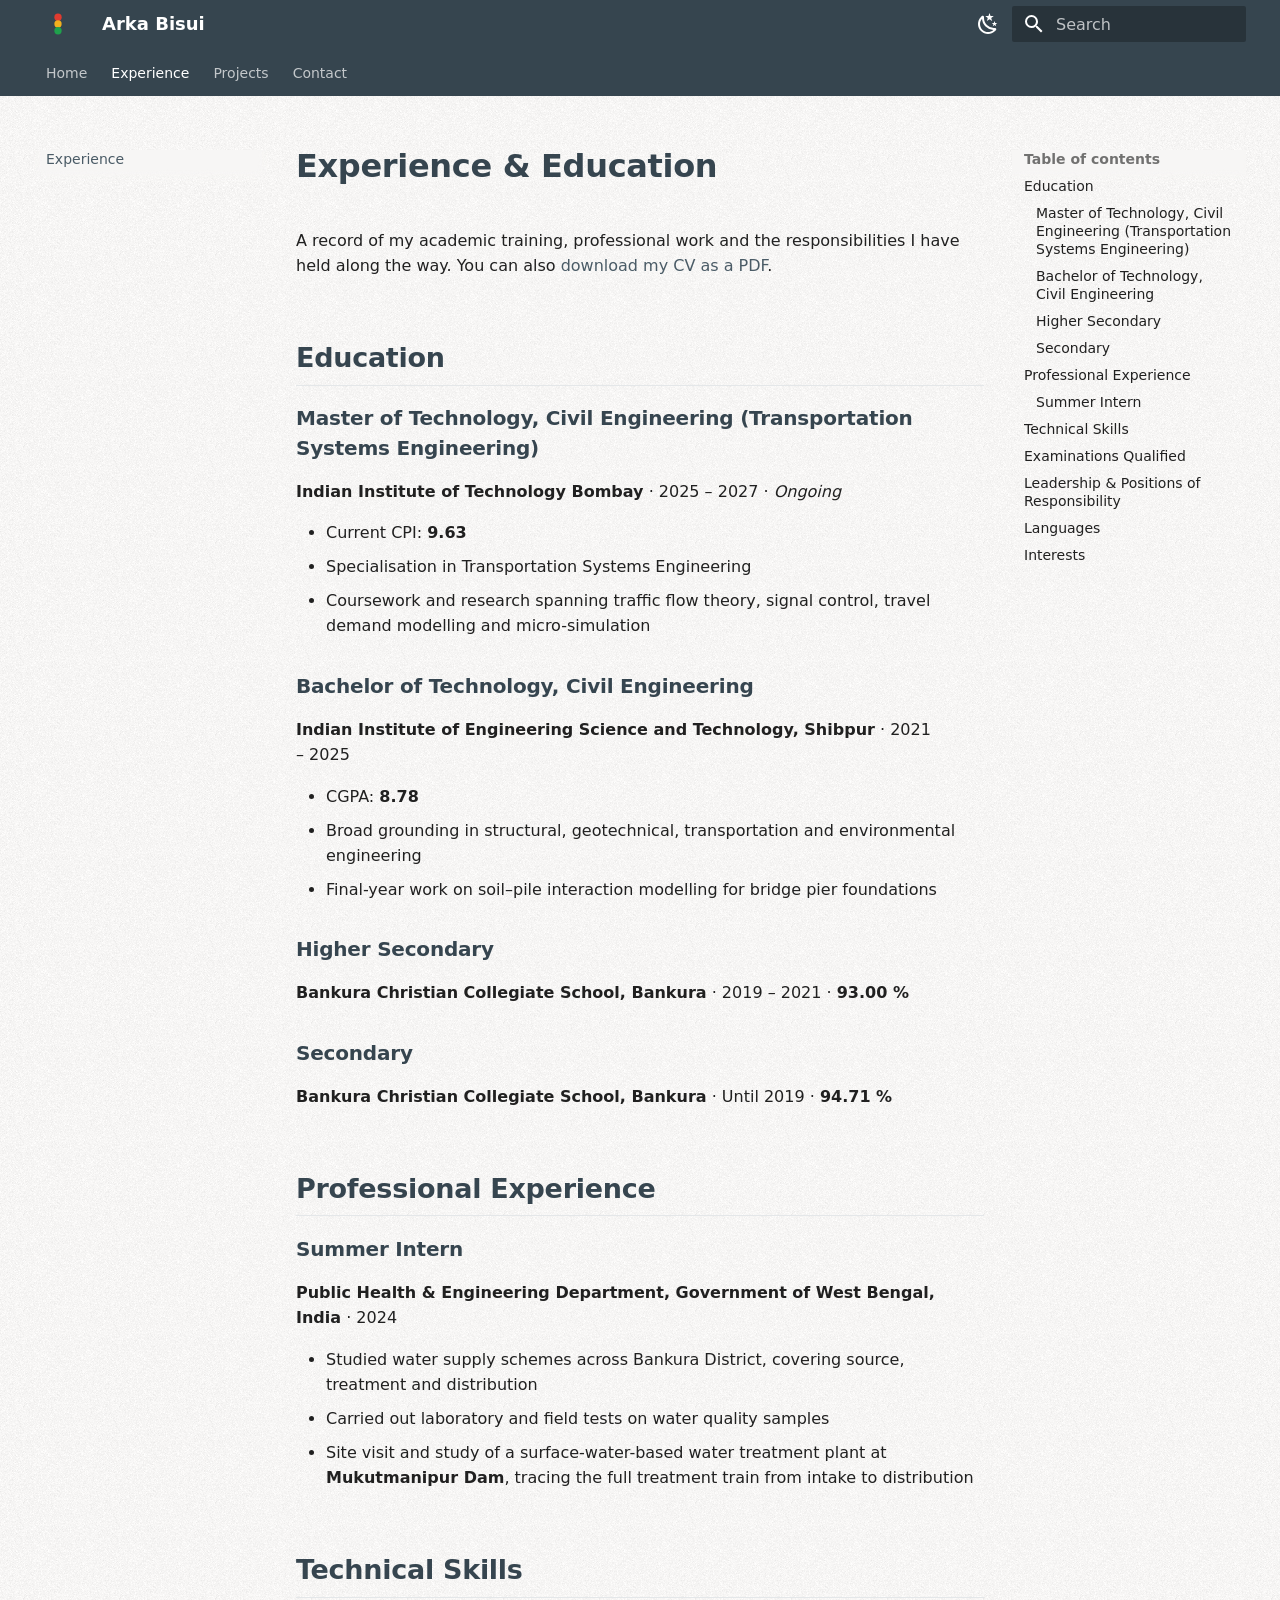
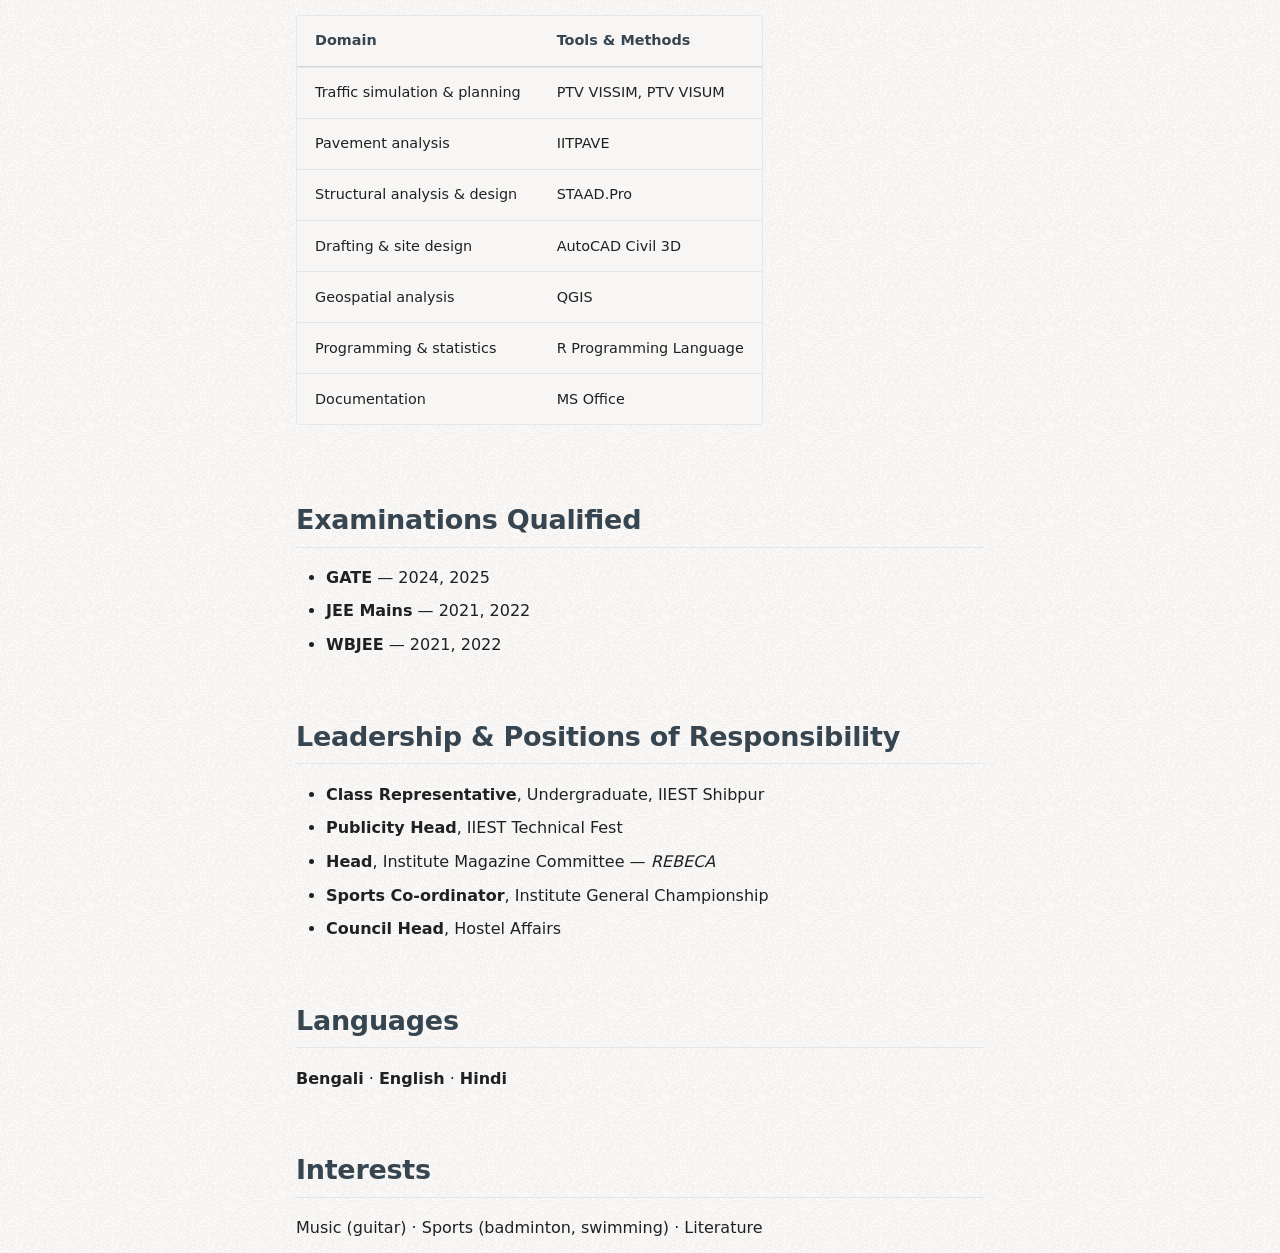
<file: experience/index.html>
<!doctype html>
<html lang="en" class="no-js">
  <head>
    
      <meta charset="utf-8">
      <meta name="viewport" content="width=device-width,initial-scale=1">
      
        <meta name="description" content="Transportation Systems Engineering researcher at IIT Bombay — traffic signal control, simulation and geospatial analysis.">
      
      
        <meta name="author" content="Arka Bisui">
      
      
        <link rel="canonical" href="https://arkabisui.github.io/experience/">
      
      
        <link rel="prev" href="..">
      
      
        <link rel="next" href="../projects/">
      
      
        
      
      
      <link rel="icon" href="../assets/images/faviconvertical.png">
      <meta name="generator" content="mkdocs-1.6.1, mkdocs-material-9.7.7">
    
    
      
        <title>Experience - Arka Bisui</title>
      
    
    
      <link rel="stylesheet" href="../assets/stylesheets/main.ec1eaa64.min.css">
      
        
        <link rel="stylesheet" href="../assets/stylesheets/palette.ab4e12ef.min.css">
      
      


    
    
      
    
    
      
        
        
        <link rel="preconnect" href="https://fonts.gstatic.com" crossorigin>
        <link rel="stylesheet" href="https://fonts.googleapis.com/css?family=Roboto:300,300i,400,400i,700,700i%7CRoboto+Mono:400,400i,700,700i&display=fallback">
        <style>:root{--md-text-font:"Roboto";--md-code-font:"Roboto Mono"}</style>
      
    
    
      <link rel="stylesheet" href="../assets/css/extra.css">
    
    <script>__md_scope=new URL("..",location),__md_hash=e=>[...e].reduce(((e,_)=>(e<<5)-e+_.charCodeAt(0)),0),__md_get=(e,_=localStorage,t=__md_scope)=>JSON.parse(_.getItem(t.pathname+"."+e)),__md_set=(e,_,t=localStorage,a=__md_scope)=>{try{t.setItem(a.pathname+"."+e,JSON.stringify(_))}catch(e){}}</script>
    
      

    
    
  
    
  

  
  

  
  

  <meta property="og:type" content="website">
  <meta property="og:site_name" content="Arka Bisui">
  <meta property="og:title" content="Experience · Arka Bisui">
  <meta property="og:description" content="Transportation Systems Engineering researcher at IIT Bombay — traffic signal control, simulation and geospatial analysis.">
  <meta property="og:url" content="https://arkabisui.github.io/experience/">
  <meta property="og:locale" content="en_IN">
  <meta property="og:image" content="https://arkabisui.github.io/assets/images/og-image.jpg">
  <meta property="og:image:type" content="image/jpeg">
  <meta property="og:image:width" content="1200">
  <meta property="og:image:height" content="630">
  <meta property="og:image:alt" content="Arka Bisui — M.Tech, Transportation Systems Engineering, IIT Bombay">

  <meta name="twitter:card" content="summary_large_image">
  <meta name="twitter:title" content="Experience · Arka Bisui">
  <meta name="twitter:description" content="Transportation Systems Engineering researcher at IIT Bombay — traffic signal control, simulation and geospatial analysis.">
  <meta name="twitter:image" content="https://arkabisui.github.io/assets/images/og-image.jpg">
  <meta name="twitter:image:alt" content="Arka Bisui — M.Tech, Transportation Systems Engineering, IIT Bombay">

  </head>
  
  
    
    
      
    
    
    
    
    <body dir="ltr" data-md-color-scheme="default" data-md-color-primary="teal" data-md-color-accent="deep-orange">
  
    
    <input class="md-toggle" data-md-toggle="drawer" type="checkbox" id="__drawer" autocomplete="off">
    <input class="md-toggle" data-md-toggle="search" type="checkbox" id="__search" autocomplete="off">
    <label class="md-overlay" for="__drawer"></label>
    <div data-md-component="skip">
      
        
        <a href="#experience-education" class="md-skip">
          Skip to content
        </a>
      
    </div>
    <div data-md-component="announce">
      
    </div>
    
    
      

<header class="md-header" data-md-component="header">
  <nav class="md-header__inner md-grid" aria-label="Header">
    <a href=".." title="Arka Bisui" class="md-header__button md-logo" aria-label="Arka Bisui" data-md-component="logo">
      
  <img src="../assets/images/logovertical.svg" alt="logo">

    </a>
    <label class="md-header__button md-icon" for="__drawer">
      
      <svg xmlns="http://www.w3.org/2000/svg" viewBox="0 0 24 24"><path d="M3 6h18v2H3zm0 5h18v2H3zm0 5h18v2H3z"/></svg>
    </label>
    <div class="md-header__title" data-md-component="header-title">
      <div class="md-header__ellipsis">
        <div class="md-header__topic">
          <span class="md-ellipsis">
            Arka Bisui
          </span>
        </div>
        <div class="md-header__topic" data-md-component="header-topic">
          <span class="md-ellipsis">
            
              Experience
            
          </span>
        </div>
      </div>
    </div>
    
      
        <form class="md-header__option" data-md-component="palette">
  
    
    
    
    <input class="md-option" data-md-color-media="(prefers-color-scheme: light)" data-md-color-scheme="default" data-md-color-primary="teal" data-md-color-accent="deep-orange"  aria-label="Switch to dark mode"  type="radio" name="__palette" id="__palette_0">
    
      <label class="md-header__button md-icon" title="Switch to dark mode" for="__palette_1" hidden>
        <svg xmlns="http://www.w3.org/2000/svg" viewBox="0 0 24 24"><path d="m17.75 4.09-2.53 1.94.91 3.06-2.63-1.81-2.63 1.81.91-3.06-2.53-1.94L12.44 4l1.06-3 1.06 3zm3.5 6.91-1.64 1.25.59 1.98-1.7-1.17-1.7 1.17.59-1.98L15.75 11l2.06-.05L18.5 9l.69 1.95zm-2.28 4.95c.83-.08 1.72 1.1 1.19 1.85-.32.45-.66.87-1.08 1.27C15.17 23 8.84 23 4.94 19.07c-3.91-3.9-3.91-10.24 0-14.14.4-.4.82-.76 1.27-1.08.75-.53 1.93.36 1.85 1.19-.27 2.86.69 5.83 2.89 8.02a9.96 9.96 0 0 0 8.02 2.89m-1.64 2.02a12.08 12.08 0 0 1-7.8-3.47c-2.17-2.19-3.33-5-3.49-7.82-2.81 3.14-2.7 7.96.31 10.98 3.02 3.01 7.84 3.12 10.98.31"/></svg>
      </label>
    
  
    
    
    
    <input class="md-option" data-md-color-media="(prefers-color-scheme: dark)" data-md-color-scheme="slate" data-md-color-primary="teal" data-md-color-accent="deep-orange"  aria-label="Switch to light mode"  type="radio" name="__palette" id="__palette_1">
    
      <label class="md-header__button md-icon" title="Switch to light mode" for="__palette_0" hidden>
        <svg xmlns="http://www.w3.org/2000/svg" viewBox="0 0 24 24"><path d="M12 7a5 5 0 0 1 5 5 5 5 0 0 1-5 5 5 5 0 0 1-5-5 5 5 0 0 1 5-5m0 2a3 3 0 0 0-3 3 3 3 0 0 0 3 3 3 3 0 0 0 3-3 3 3 0 0 0-3-3m0-7 2.39 3.42C13.65 5.15 12.84 5 12 5s-1.65.15-2.39.42zM3.34 7l4.16-.35A7.2 7.2 0 0 0 5.94 8.5c-.44.74-.69 1.5-.83 2.29zm.02 10 1.76-3.77a7.131 7.131 0 0 0 2.38 4.14zM20.65 7l-1.77 3.79a7.02 7.02 0 0 0-2.38-4.15zm-.01 10-4.14.36c.59-.51 1.12-1.14 1.54-1.86.42-.73.69-1.5.83-2.29zM12 22l-2.41-3.44c.74.27 1.55.44 2.41.44.82 0 1.63-.17 2.37-.44z"/></svg>
      </label>
    
  
</form>
      
    
    
      <script>var palette=__md_get("__palette");if(palette&&palette.color){if("(prefers-color-scheme)"===palette.color.media){var media=matchMedia("(prefers-color-scheme: light)"),input=document.querySelector(media.matches?"[data-md-color-media='(prefers-color-scheme: light)']":"[data-md-color-media='(prefers-color-scheme: dark)']");palette.color.media=input.getAttribute("data-md-color-media"),palette.color.scheme=input.getAttribute("data-md-color-scheme"),palette.color.primary=input.getAttribute("data-md-color-primary"),palette.color.accent=input.getAttribute("data-md-color-accent")}for(var[key,value]of Object.entries(palette.color))document.body.setAttribute("data-md-color-"+key,value)}</script>
    
    
    
      
      
        <label class="md-header__button md-icon" for="__search">
          
          <svg xmlns="http://www.w3.org/2000/svg" viewBox="0 0 24 24"><path d="M9.5 3A6.5 6.5 0 0 1 16 9.5c0 1.61-.59 3.09-1.56 4.23l.27.27h.79l5 5-1.5 1.5-5-5v-.79l-.27-.27A6.52 6.52 0 0 1 9.5 16 6.5 6.5 0 0 1 3 9.5 6.5 6.5 0 0 1 9.5 3m0 2C7 5 5 7 5 9.5S7 14 9.5 14 14 12 14 9.5 12 5 9.5 5"/></svg>
        </label>
        <div class="md-search" data-md-component="search" role="dialog">
  <label class="md-search__overlay" for="__search"></label>
  <div class="md-search__inner" role="search">
    <form class="md-search__form" name="search">
      <input type="text" class="md-search__input" name="query" aria-label="Search" placeholder="Search" autocapitalize="off" autocorrect="off" autocomplete="off" spellcheck="false" data-md-component="search-query" required>
      <label class="md-search__icon md-icon" for="__search">
        
        <svg xmlns="http://www.w3.org/2000/svg" viewBox="0 0 24 24"><path d="M9.5 3A6.5 6.5 0 0 1 16 9.5c0 1.61-.59 3.09-1.56 4.23l.27.27h.79l5 5-1.5 1.5-5-5v-.79l-.27-.27A6.52 6.52 0 0 1 9.5 16 6.5 6.5 0 0 1 3 9.5 6.5 6.5 0 0 1 9.5 3m0 2C7 5 5 7 5 9.5S7 14 9.5 14 14 12 14 9.5 12 5 9.5 5"/></svg>
        
        <svg xmlns="http://www.w3.org/2000/svg" viewBox="0 0 24 24"><path d="M20 11v2H8l5.5 5.5-1.42 1.42L4.16 12l7.92-7.92L13.5 5.5 8 11z"/></svg>
      </label>
      <nav class="md-search__options" aria-label="Search">
        
        <button type="reset" class="md-search__icon md-icon" title="Clear" aria-label="Clear" tabindex="-1">
          
          <svg xmlns="http://www.w3.org/2000/svg" viewBox="0 0 24 24"><path d="M19 6.41 17.59 5 12 10.59 6.41 5 5 6.41 10.59 12 5 17.59 6.41 19 12 13.41 17.59 19 19 17.59 13.41 12z"/></svg>
        </button>
      </nav>
      
        <div class="md-search__suggest" data-md-component="search-suggest"></div>
      
    </form>
    <div class="md-search__output">
      <div class="md-search__scrollwrap" tabindex="0" data-md-scrollfix>
        <div class="md-search-result" data-md-component="search-result">
          <div class="md-search-result__meta">
            Initializing search
          </div>
          <ol class="md-search-result__list" role="presentation"></ol>
        </div>
      </div>
    </div>
  </div>
</div>
      
    
    
  </nav>
  
</header>
    
    <div class="md-container" data-md-component="container">
      
      
        
          
            
<nav class="md-tabs" aria-label="Tabs" data-md-component="tabs">
  <div class="md-grid">
    <ul class="md-tabs__list">
      
        
  
  
  
  
    <li class="md-tabs__item">
      <a href=".." class="md-tabs__link">
        
  
  
    
  
  Home

      </a>
    </li>
  

      
        
  
  
  
    
  
  
    <li class="md-tabs__item md-tabs__item--active">
      <a href="./" class="md-tabs__link">
        
  
  
    
  
  Experience

      </a>
    </li>
  

      
        
  
  
  
  
    
    
      <li class="md-tabs__item">
        <a href="../projects/" class="md-tabs__link">
          
  
  
  Projects

        </a>
      </li>
    
  

      
        
  
  
  
  
    <li class="md-tabs__item">
      <a href="../contact/" class="md-tabs__link">
        
  
  
    
  
  Contact

      </a>
    </li>
  

      
    </ul>
  </div>
</nav>
          
        
      
      <main class="md-main" data-md-component="main">
        <div class="md-main__inner md-grid">
          
            
              
              <div class="md-sidebar md-sidebar--primary" data-md-component="sidebar" data-md-type="navigation" >
                <div class="md-sidebar__scrollwrap">
                  <div class="md-sidebar__inner">
                    


  


<nav class="md-nav md-nav--primary md-nav--lifted" aria-label="Navigation" data-md-level="0">
  <label class="md-nav__title" for="__drawer">
    <a href=".." title="Arka Bisui" class="md-nav__button md-logo" aria-label="Arka Bisui" data-md-component="logo">
      
  <img src="../assets/images/logovertical.svg" alt="logo">

    </a>
    Arka Bisui
  </label>
  
  <ul class="md-nav__list" data-md-scrollfix>
    
      
      
  
  
  
  
    <li class="md-nav__item">
      <a href=".." class="md-nav__link">
        
  
  
  <span class="md-ellipsis">
    
  
    Home
  

    
  </span>
  
  

      </a>
    </li>
  

    
      
      
  
  
    
  
  
  
    <li class="md-nav__item md-nav__item--active">
      
      <input class="md-nav__toggle md-toggle" type="checkbox" id="__toc">
      
      
        
      
      
        <label class="md-nav__link md-nav__link--active" for="__toc">
          
  
  
  <span class="md-ellipsis">
    
  
    Experience
  

    
  </span>
  
  

          <span class="md-nav__icon md-icon"></span>
        </label>
      
      <a href="./" class="md-nav__link md-nav__link--active">
        
  
  
  <span class="md-ellipsis">
    
  
    Experience
  

    
  </span>
  
  

      </a>
      
        

<nav class="md-nav md-nav--secondary" aria-label="Table of contents">
  
  
  
    
  
  
    <label class="md-nav__title" for="__toc">
      <span class="md-nav__icon md-icon"></span>
      Table of contents
    </label>
    <ul class="md-nav__list" data-md-component="toc" data-md-scrollfix>
      
        <li class="md-nav__item">
  <a href="#education" class="md-nav__link">
    <span class="md-ellipsis">
      
        Education
      
    </span>
  </a>
  
    <nav class="md-nav" aria-label="Education">
      <ul class="md-nav__list">
        
          <li class="md-nav__item">
  <a href="#master-of-technology-civil-engineering-transportation-systems-engineering" class="md-nav__link">
    <span class="md-ellipsis">
      
        Master of Technology, Civil Engineering (Transportation Systems Engineering)
      
    </span>
  </a>
  
</li>
        
          <li class="md-nav__item">
  <a href="#bachelor-of-technology-civil-engineering" class="md-nav__link">
    <span class="md-ellipsis">
      
        Bachelor of Technology, Civil Engineering
      
    </span>
  </a>
  
</li>
        
          <li class="md-nav__item">
  <a href="#higher-secondary" class="md-nav__link">
    <span class="md-ellipsis">
      
        Higher Secondary
      
    </span>
  </a>
  
</li>
        
          <li class="md-nav__item">
  <a href="#secondary" class="md-nav__link">
    <span class="md-ellipsis">
      
        Secondary
      
    </span>
  </a>
  
</li>
        
      </ul>
    </nav>
  
</li>
      
        <li class="md-nav__item">
  <a href="#professional-experience" class="md-nav__link">
    <span class="md-ellipsis">
      
        Professional Experience
      
    </span>
  </a>
  
    <nav class="md-nav" aria-label="Professional Experience">
      <ul class="md-nav__list">
        
          <li class="md-nav__item">
  <a href="#summer-intern" class="md-nav__link">
    <span class="md-ellipsis">
      
        Summer Intern
      
    </span>
  </a>
  
</li>
        
      </ul>
    </nav>
  
</li>
      
        <li class="md-nav__item">
  <a href="#technical-skills" class="md-nav__link">
    <span class="md-ellipsis">
      
        Technical Skills
      
    </span>
  </a>
  
</li>
      
        <li class="md-nav__item">
  <a href="#examinations-qualified" class="md-nav__link">
    <span class="md-ellipsis">
      
        Examinations Qualified
      
    </span>
  </a>
  
</li>
      
        <li class="md-nav__item">
  <a href="#leadership-positions-of-responsibility" class="md-nav__link">
    <span class="md-ellipsis">
      
        Leadership &amp; Positions of Responsibility
      
    </span>
  </a>
  
</li>
      
        <li class="md-nav__item">
  <a href="#languages" class="md-nav__link">
    <span class="md-ellipsis">
      
        Languages
      
    </span>
  </a>
  
</li>
      
        <li class="md-nav__item">
  <a href="#interests" class="md-nav__link">
    <span class="md-ellipsis">
      
        Interests
      
    </span>
  </a>
  
</li>
      
    </ul>
  
</nav>
      
    </li>
  

    
      
      
  
  
  
  
    
    
    
    
      
      
    
    
    <li class="md-nav__item md-nav__item--nested">
      
        
        
        <input class="md-nav__toggle md-toggle " type="checkbox" id="__nav_3" >
        
          
          <label class="md-nav__link" for="__nav_3" id="__nav_3_label" tabindex="0">
            
  
  
  <span class="md-ellipsis">
    
  
    Projects
  

    
  </span>
  
  

            <span class="md-nav__icon md-icon"></span>
          </label>
        
        <nav class="md-nav" data-md-level="1" aria-labelledby="__nav_3_label" aria-expanded="false">
          <label class="md-nav__title" for="__nav_3">
            <span class="md-nav__icon md-icon"></span>
            
  
    Projects
  

          </label>
          <ul class="md-nav__list" data-md-scrollfix>
            
              
                
  
  
  
  
    <li class="md-nav__item">
      <a href="../projects/" class="md-nav__link">
        
  
  
  <span class="md-ellipsis">
    
  
    Overview
  

    
  </span>
  
  

      </a>
    </li>
  

              
            
              
                
  
  
  
  
    <li class="md-nav__item">
      <a href="../projects/offset-adaptation/" class="md-nav__link">
        
  
  
  <span class="md-ellipsis">
    
  
    Adaptive Signal Offsets
  

    
  </span>
  
  

      </a>
    </li>
  

              
            
              
                
  
  
  
  
    <li class="md-nav__item">
      <a href="../projects/iitb-campus-traffic/" class="md-nav__link">
        
  
  
  <span class="md-ellipsis">
    
  
    IITB Campus Traffic Study
  

    
  </span>
  
  

      </a>
    </li>
  

              
            
              
                
  
  
  
  
    <li class="md-nav__item">
      <a href="../projects/soil-pile-interaction/" class="md-nav__link">
        
  
  
  <span class="md-ellipsis">
    
  
    Soil–Pile Interaction, Bridge Pier
  

    
  </span>
  
  

      </a>
    </li>
  

              
            
              
                
  
  
  
  
    <li class="md-nav__item">
      <a href="../projects/hostel-building-design/" class="md-nav__link">
        
  
  
  <span class="md-ellipsis">
    
  
    G+2 RCC Hostel Building
  

    
  </span>
  
  

      </a>
    </li>
  

              
            
          </ul>
        </nav>
      
    </li>
  

    
      
      
  
  
  
  
    <li class="md-nav__item">
      <a href="../contact/" class="md-nav__link">
        
  
  
  <span class="md-ellipsis">
    
  
    Contact
  

    
  </span>
  
  

      </a>
    </li>
  

    
  </ul>
</nav>
                  </div>
                </div>
              </div>
            
            
              
              <div class="md-sidebar md-sidebar--secondary" data-md-component="sidebar" data-md-type="toc" >
                <div class="md-sidebar__scrollwrap">
                  <div class="md-sidebar__inner">
                    

<nav class="md-nav md-nav--secondary" aria-label="Table of contents">
  
  
  
    
  
  
    <label class="md-nav__title" for="__toc">
      <span class="md-nav__icon md-icon"></span>
      Table of contents
    </label>
    <ul class="md-nav__list" data-md-component="toc" data-md-scrollfix>
      
        <li class="md-nav__item">
  <a href="#education" class="md-nav__link">
    <span class="md-ellipsis">
      
        Education
      
    </span>
  </a>
  
    <nav class="md-nav" aria-label="Education">
      <ul class="md-nav__list">
        
          <li class="md-nav__item">
  <a href="#master-of-technology-civil-engineering-transportation-systems-engineering" class="md-nav__link">
    <span class="md-ellipsis">
      
        Master of Technology, Civil Engineering (Transportation Systems Engineering)
      
    </span>
  </a>
  
</li>
        
          <li class="md-nav__item">
  <a href="#bachelor-of-technology-civil-engineering" class="md-nav__link">
    <span class="md-ellipsis">
      
        Bachelor of Technology, Civil Engineering
      
    </span>
  </a>
  
</li>
        
          <li class="md-nav__item">
  <a href="#higher-secondary" class="md-nav__link">
    <span class="md-ellipsis">
      
        Higher Secondary
      
    </span>
  </a>
  
</li>
        
          <li class="md-nav__item">
  <a href="#secondary" class="md-nav__link">
    <span class="md-ellipsis">
      
        Secondary
      
    </span>
  </a>
  
</li>
        
      </ul>
    </nav>
  
</li>
      
        <li class="md-nav__item">
  <a href="#professional-experience" class="md-nav__link">
    <span class="md-ellipsis">
      
        Professional Experience
      
    </span>
  </a>
  
    <nav class="md-nav" aria-label="Professional Experience">
      <ul class="md-nav__list">
        
          <li class="md-nav__item">
  <a href="#summer-intern" class="md-nav__link">
    <span class="md-ellipsis">
      
        Summer Intern
      
    </span>
  </a>
  
</li>
        
      </ul>
    </nav>
  
</li>
      
        <li class="md-nav__item">
  <a href="#technical-skills" class="md-nav__link">
    <span class="md-ellipsis">
      
        Technical Skills
      
    </span>
  </a>
  
</li>
      
        <li class="md-nav__item">
  <a href="#examinations-qualified" class="md-nav__link">
    <span class="md-ellipsis">
      
        Examinations Qualified
      
    </span>
  </a>
  
</li>
      
        <li class="md-nav__item">
  <a href="#leadership-positions-of-responsibility" class="md-nav__link">
    <span class="md-ellipsis">
      
        Leadership &amp; Positions of Responsibility
      
    </span>
  </a>
  
</li>
      
        <li class="md-nav__item">
  <a href="#languages" class="md-nav__link">
    <span class="md-ellipsis">
      
        Languages
      
    </span>
  </a>
  
</li>
      
        <li class="md-nav__item">
  <a href="#interests" class="md-nav__link">
    <span class="md-ellipsis">
      
        Interests
      
    </span>
  </a>
  
</li>
      
    </ul>
  
</nav>
                  </div>
                </div>
              </div>
            
          
          
            <div class="md-content" data-md-component="content">
              
              <article class="md-content__inner md-typeset">
                
                  



<h1 id="experience-education">Experience &amp; Education<a class="headerlink" href="#experience-education" title="Permanent link">&para;</a></h1>
<p>A record of my academic training, professional work and the responsibilities I have held along the way.
You can also <a href="../assets/Arka-Bisui-CV.pdf">download my CV as a PDF</a>.</p>
<h2 id="education">Education<a class="headerlink" href="#education" title="Permanent link">&para;</a></h2>
<h3 id="master-of-technology-civil-engineering-transportation-systems-engineering">Master of Technology, Civil Engineering (Transportation Systems Engineering)<a class="headerlink" href="#master-of-technology-civil-engineering-transportation-systems-engineering" title="Permanent link">&para;</a></h3>
<p><strong>Indian Institute of Technology Bombay</strong> · 2025 – 2027 · <em>Ongoing</em></p>
<ul>
<li>Current CPI: <strong>9.63</strong></li>
<li>Specialisation in Transportation Systems Engineering</li>
<li>Coursework and research spanning traffic flow theory, signal control, travel demand modelling and micro-simulation</li>
</ul>
<h3 id="bachelor-of-technology-civil-engineering">Bachelor of Technology, Civil Engineering<a class="headerlink" href="#bachelor-of-technology-civil-engineering" title="Permanent link">&para;</a></h3>
<p><strong>Indian Institute of Engineering Science and Technology, Shibpur</strong> · 2021 – 2025</p>
<ul>
<li>CGPA: <strong>8.78</strong></li>
<li>Broad grounding in structural, geotechnical, transportation and environmental engineering</li>
<li>Final-year work on soil–pile interaction modelling for bridge pier foundations</li>
</ul>
<h3 id="higher-secondary">Higher Secondary<a class="headerlink" href="#higher-secondary" title="Permanent link">&para;</a></h3>
<p><strong>Bankura Christian Collegiate School, Bankura</strong> · 2019 – 2021 · <strong>93.00 %</strong></p>
<h3 id="secondary">Secondary<a class="headerlink" href="#secondary" title="Permanent link">&para;</a></h3>
<p><strong>Bankura Christian Collegiate School, Bankura</strong> · Until 2019 · <strong>94.71 %</strong></p>
<h2 id="professional-experience">Professional Experience<a class="headerlink" href="#professional-experience" title="Permanent link">&para;</a></h2>
<h3 id="summer-intern">Summer Intern<a class="headerlink" href="#summer-intern" title="Permanent link">&para;</a></h3>
<p><strong>Public Health &amp; Engineering Department, Government of West Bengal, India</strong> · 2024</p>
<ul>
<li>Studied water supply schemes across Bankura District, covering source, treatment and distribution</li>
<li>Carried out laboratory and field tests on water quality samples</li>
<li>Site visit and study of a surface-water-based water treatment plant at <strong>Mukutmanipur Dam</strong>, tracing the full treatment train from intake to distribution</li>
</ul>
<h2 id="technical-skills">Technical Skills<a class="headerlink" href="#technical-skills" title="Permanent link">&para;</a></h2>
<table>
<thead>
<tr>
<th>Domain</th>
<th>Tools &amp; Methods</th>
</tr>
</thead>
<tbody>
<tr>
<td>Traffic simulation &amp; planning</td>
<td>PTV VISSIM, PTV VISUM</td>
</tr>
<tr>
<td>Pavement analysis</td>
<td>IITPAVE</td>
</tr>
<tr>
<td>Structural analysis &amp; design</td>
<td>STAAD.Pro</td>
</tr>
<tr>
<td>Drafting &amp; site design</td>
<td>AutoCAD Civil 3D</td>
</tr>
<tr>
<td>Geospatial analysis</td>
<td>QGIS</td>
</tr>
<tr>
<td>Programming &amp; statistics</td>
<td>R Programming Language</td>
</tr>
<tr>
<td>Documentation</td>
<td>MS Office</td>
</tr>
</tbody>
</table>
<h2 id="examinations-qualified">Examinations Qualified<a class="headerlink" href="#examinations-qualified" title="Permanent link">&para;</a></h2>
<ul>
<li><strong>GATE</strong> — 2024, 2025</li>
<li><strong>JEE Mains</strong> — 2021, 2022</li>
<li><strong>WBJEE</strong> — 2021, 2022</li>
</ul>
<h2 id="leadership-positions-of-responsibility">Leadership &amp; Positions of Responsibility<a class="headerlink" href="#leadership-positions-of-responsibility" title="Permanent link">&para;</a></h2>
<ul>
<li><strong>Class Representative</strong>, Undergraduate, IIEST Shibpur</li>
<li><strong>Publicity Head</strong>, IIEST Technical Fest</li>
<li><strong>Head</strong>, Institute Magazine Committee — <em>REBECA</em></li>
<li><strong>Sports Co-ordinator</strong>, Institute General Championship</li>
<li><strong>Council Head</strong>, Hostel Affairs</li>
</ul>
<h2 id="languages">Languages<a class="headerlink" href="#languages" title="Permanent link">&para;</a></h2>
<p><strong>Bengali</strong> · <strong>English</strong> · <strong>Hindi</strong></p>
<h2 id="interests">Interests<a class="headerlink" href="#interests" title="Permanent link">&para;</a></h2>
<p>Music (guitar) · Sports (badminton, swimming) · Literature</p>












                
              </article>
            </div>
          
          
<script>var target=document.getElementById(location.hash.slice(1));target&&target.name&&(target.checked=target.name.startsWith("__tabbed_"))</script>
        </div>
        
          <button type="button" class="md-top md-icon" data-md-component="top" hidden>
  
  <svg xmlns="http://www.w3.org/2000/svg" viewBox="0 0 24 24"><path d="M13 20h-2V8l-5.5 5.5-1.42-1.42L12 4.16l7.92 7.92-1.42 1.42L13 8z"/></svg>
  Back to top
</button>
        
      </main>
      
        <footer class="md-footer">
  
  <div class="md-footer-meta md-typeset">
    <div class="md-footer-meta__inner md-grid">
      <div class="md-copyright">
  
    <div class="md-copyright__highlight">
      Copyright &copy; 2026 Arka Bisui
    </div>
  
  
    Made with
    <a href="https://squidfunk.github.io/mkdocs-material/" target="_blank" rel="noopener">
      Material for MkDocs
    </a>
  
</div>
      
        
<div class="md-social">
  
    
    
    
    
    <a href="https://github.com/arkabisui" target="_blank" rel="noopener" title="GitHub" class="md-social__link">
      <svg xmlns="http://www.w3.org/2000/svg" viewBox="0 0 512 512"><!--! Font Awesome Free 7.1.0 by @fontawesome - https://fontawesome.com License - https://fontawesome.com/license/free (Icons: CC BY 4.0, Fonts: SIL OFL 1.1, Code: MIT License) Copyright 2025 Fonticons, Inc.--><path d="M173.9 397.4c0 2-2.3 3.6-5.2 3.6-3.3.3-5.6-1.3-5.6-3.6 0-2 2.3-3.6 5.2-3.6 3-.3 5.6 1.3 5.6 3.6m-31.1-4.5c-.7 2 1.3 4.3 4.3 4.9 2.6 1 5.6 0 6.2-2s-1.3-4.3-4.3-5.2c-2.6-.7-5.5.3-6.2 2.3m44.2-1.7c-2.9.7-4.9 2.6-4.6 4.9.3 2 2.9 3.3 5.9 2.6 2.9-.7 4.9-2.6 4.6-4.6-.3-1.9-3-3.2-5.9-2.9M252.8 8C114.1 8 8 113.3 8 252c0 110.9 69.8 205.8 169.5 239.2 12.8 2.3 17.3-5.6 17.3-12.1 0-6.2-.3-40.4-.3-61.4 0 0-70 15-84.7-29.8 0 0-11.4-29.1-27.8-36.6 0 0-22.9-15.7 1.6-15.4 0 0 24.9 2 38.6 25.8 21.9 38.6 58.6 27.5 72.9 20.9 2.3-16 8.8-27.1 16-33.7-55.9-6.2-112.3-14.3-112.3-110.5 0-27.5 7.6-41.3 23.6-58.9-2.6-6.5-11.1-33.3 2.6-67.9 20.9-6.5 69 27 69 27 20-5.6 41.5-8.5 62.8-8.5s42.8 2.9 62.8 8.5c0 0 48.1-33.6 69-27 13.7 34.7 5.2 61.4 2.6 67.9 16 17.7 25.8 31.5 25.8 58.9 0 96.5-58.9 104.2-114.8 110.5 9.2 7.9 17 22.9 17 46.4 0 33.7-.3 75.4-.3 83.6 0 6.5 4.6 14.4 17.3 12.1C436.2 457.8 504 362.9 504 252 504 113.3 391.5 8 252.8 8M105.2 352.9c-1.3 1-1 3.3.7 5.2 1.6 1.6 3.9 2.3 5.2 1 1.3-1 1-3.3-.7-5.2-1.6-1.6-3.9-2.3-5.2-1m-10.8-8.1c-.7 1.3.3 2.9 2.3 3.9 1.6 1 3.6.7 4.3-.7.7-1.3-.3-2.9-2.3-3.9-2-.6-3.6-.3-4.3.7m32.4 35.6c-1.6 1.3-1 4.3 1.3 6.2 2.3 2.3 5.2 2.6 6.5 1 1.3-1.3.7-4.3-1.3-6.2-2.2-2.3-5.2-2.6-6.5-1m-11.4-14.7c-1.6 1-1.6 3.6 0 5.9s4.3 3.3 5.6 2.3c1.6-1.3 1.6-3.9 0-6.2-1.4-2.3-4-3.3-5.6-2"/></svg>
    </a>
  
    
    
    
    
    <a href="https://www.linkedin.com/in/arka-bisui-343153234/" target="_blank" rel="noopener" title="LinkedIn" class="md-social__link">
      <svg xmlns="http://www.w3.org/2000/svg" viewBox="0 0 448 512"><!--! Font Awesome Free 7.1.0 by @fontawesome - https://fontawesome.com License - https://fontawesome.com/license/free (Icons: CC BY 4.0, Fonts: SIL OFL 1.1, Code: MIT License) Copyright 2025 Fonticons, Inc.--><path d="M416 32H31.9C14.3 32 0 46.5 0 64.3v383.4C0 465.5 14.3 480 31.9 480H416c17.6 0 32-14.5 32-32.3V64.3c0-17.8-14.4-32.3-32-32.3M135.4 416H69V202.2h66.5V416zM102.2 96a38.5 38.5 0 1 1 0 77 38.5 38.5 0 1 1 0-77m282.1 320h-66.4V312c0-24.8-.5-56.7-34.5-56.7-34.6 0-39.9 27-39.9 54.9V416h-66.4V202.2h63.7v29.2h.9c8.9-16.8 30.6-34.5 62.9-34.5 67.2 0 79.7 44.3 79.7 101.9z"/></svg>
    </a>
  
    
    
    
    
    <a href="mailto:arkabisui6@gmail.com" target="_blank" rel="noopener" title="Email" class="md-social__link">
      <svg xmlns="http://www.w3.org/2000/svg" viewBox="0 0 512 512"><!--! Font Awesome Free 7.1.0 by @fontawesome - https://fontawesome.com License - https://fontawesome.com/license/free (Icons: CC BY 4.0, Fonts: SIL OFL 1.1, Code: MIT License) Copyright 2025 Fonticons, Inc.--><path d="M48 64C21.5 64 0 85.5 0 112c0 15.1 7.1 29.3 19.2 38.4l208 156a48 48 0 0 0 57.6 0l208-156c12.1-9.1 19.2-23.3 19.2-38.4 0-26.5-21.5-48-48-48zM0 196v188c0 35.3 28.7 64 64 64h384c35.3 0 64-28.7 64-64V196L313.6 344.8c-34.1 25.6-81.1 25.6-115.2 0z"/></svg>
    </a>
  
</div>
      
    </div>
  </div>
</footer>
      
    </div>
    <div class="md-dialog" data-md-component="dialog">
      <div class="md-dialog__inner md-typeset"></div>
    </div>
    
    
    
      
      
      <script id="__config" type="application/json">{"annotate": null, "base": "..", "features": ["navigation.instant", "navigation.tracking", "navigation.tabs", "navigation.top", "search.suggest", "search.highlight", "content.code.copy"], "search": "../assets/javascripts/workers/search.2c215733.min.js", "tags": null, "translations": {"clipboard.copied": "Copied to clipboard", "clipboard.copy": "Copy to clipboard", "search.result.more.one": "1 more on this page", "search.result.more.other": "# more on this page", "search.result.none": "No matching documents", "search.result.one": "1 matching document", "search.result.other": "# matching documents", "search.result.placeholder": "Type to start searching", "search.result.term.missing": "Missing", "select.version": "Select version"}, "version": null}</script>
    
    
      <script src="../assets/javascripts/bundle.d7400e89.min.js"></script>
      
    
  </body>
</html>
</file>
<file: assets/css/extra.css>
/* ==========================================================================
   Modern Minimalist
   Charcoal #36454f · Slate Gray #708090 · Light Gray #d3d3d3 · White
   ========================================================================== */

@import url("https://fonts.googleapis.com/css2?family=IBM+Plex+Mono:wght@400;500&family=IBM+Plex+Sans:wght@400;500;600&display=swap");

:root {
  --ac-charcoal: #36454f;
  --ac-slate: #708090;
  --ac-light: #d3d3d3;
  --ac-hairline: #e4e7e9;
  --ac-paper: #f7f6f5;

  --md-text-font: "IBM Plex Sans", system-ui, sans-serif;
  --md-code-font: "IBM Plex Mono", ui-monospace, monospace;
}

/* Repaint Material's teal slots as charcoal/slate ------------------------- */

[data-md-color-primary="teal"] {
  --md-primary-fg-color: #36454f;
  --md-primary-fg-color--light: #4a5b66;
  --md-primary-fg-color--dark: #2a363e;
  --md-primary-bg-color: #ffffff;
  --md-primary-bg-color--light: #ffffffb3;
}

[data-md-color-accent="deep-orange"] {
  --md-accent-fg-color: #708090;
  --md-accent-fg-color--transparent: #7080901a;
  --md-accent-bg-color: #ffffff;
  --md-accent-bg-color--light: #ffffffb3;
}

[data-md-color-scheme="default"] {
  --md-default-bg-color: var(--ac-paper);
  --md-typeset-a-color: #4a5b66;
}

[data-md-color-scheme="slate"] {
  --md-hue: 30;
  --ac-hairline: #ffffff1c;
  --ac-paper: #231e19;
  --md-default-bg-color: #231e19;
  --md-typeset-a-color: #d8c9b4;
  --md-primary-fg-color: #2e2822;
  --md-accent-fg-color: #c9b79c;
}

/* Paper grain — dark mode. Same tile idea, earthy base (mean 30, sd 3.0). */
body[data-md-color-scheme="slate"] {
  background-image: url("[data-uri]");
  background-repeat: repeat;
  background-size: 96px 96px;
}

[data-md-color-scheme="slate"] .md-header,
[data-md-color-scheme="slate"] .md-footer {
  background-color: #2e2822;
}

[data-md-color-scheme="slate"] .md-footer-meta {
  background-color: #1d1915;
}

/* Paper grain — light mode only. An opaque 96px tile of the paper colour
   plus Gaussian grain matched to the watercolour stock (mean 246, sd 3.7).
   Delete this rule to go back to flat colour. */

body[data-md-color-scheme="default"] {
  background-image: url("[data-uri]");
  background-repeat: repeat;
  background-size: 96px 96px;
}

/* Material's slate+teal rule outranks --md-typeset-a-color, so set link
   colour on the element itself to keep the earthy palette. */
[data-md-color-scheme="slate"] .md-typeset a:not(.md-button) {
  color: #d9c8ae;
}

[data-md-color-scheme="slate"] .md-typeset a:not(.md-button):hover,
[data-md-color-scheme="slate"] .md-typeset a:not(.md-button):focus {
  color: #f0e4d2;
}

[data-md-color-scheme="default"] .md-typeset a:not(.md-button) {
  color: #4a5b66;
}

[data-md-color-scheme="default"] .md-typeset a:not(.md-button):hover,
[data-md-color-scheme="default"] .md-typeset a:not(.md-button):focus {
  color: #232b31;
}

/* Typography --------------------------------------------------------------- */

.md-typeset h1,
.md-typeset h2,
.md-typeset h3 {
  color: var(--ac-charcoal);
  font-weight: 600;
  letter-spacing: -0.01em;
}

[data-md-color-scheme="slate"] .md-typeset h1,
[data-md-color-scheme="slate"] .md-typeset h2,
[data-md-color-scheme="slate"] .md-typeset h3 {
  color: #ede6dc;
}

.md-typeset h2 {
  margin-top: 3rem;
  padding-bottom: 0.4rem;
  border-bottom: 1px solid var(--ac-hairline);
  font-size: 1.35rem;
}

.md-typeset p {
  text-wrap: pretty;
}

/* Hero --------------------------------------------------------------------- */

.hero {
  position: relative;
  isolation: isolate;
  overflow: hidden;
  text-align: center;
  padding: 2.5rem 1rem 2rem;
  border-bottom: 1px solid var(--ac-hairline);
  margin-bottom: 2.5rem;
}

/* Watercolour backdrop. Change --hero-opacity to taste:
   0.30 = 70% transparent (current) · higher = stronger image */
.hero::before {
  content: "";
  position: absolute;
  inset: 0;
  z-index: -1;
  background-image: url("../images/hero-light.jpg");
  background-size: cover;
  background-position: center;
  background-repeat: no-repeat;
  opacity: var(--hero-opacity, 0.30);
  pointer-events: none;
}

[data-md-color-scheme="slate"] .hero::before {
  background-image: url("../images/hero-dark.jpg");
  opacity: var(--hero-opacity-dark, 0.38);
}

/* Soft wash so the headline stays readable over the busy centre */
.hero::after {
  content: "";
  position: absolute;
  inset: 0;
  z-index: -1;
  background: radial-gradient(
    ellipse 70% 65% at 50% 48%,
    rgba(247, 246, 245, 0.95) 0%,
    rgba(247, 246, 245, 0.86) 45%,
    rgba(247, 246, 245, 0.42) 100%
  );
  pointer-events: none;
}

[data-md-color-scheme="slate"] .hero::after {
  background: radial-gradient(
    ellipse 70% 65% at 50% 48%,
    rgba(35, 30, 25, 0.94) 0%,
    rgba(35, 30, 25, 0.84) 45%,
    rgba(35, 30, 25, 0.40) 100%
  );
}

.hero h1 {
  margin: 1.1rem 0 0.1rem;
  font-size: 2.1rem;
  font-weight: 600;
  color: var(--ac-charcoal);
}

[data-md-color-scheme="slate"] .hero h1 {
  color: #f5efe7;
}

.hero h3 {
  margin: 0;
  font-weight: 500;
  font-size: 0.86rem;
  letter-spacing: 0.09em;
  text-transform: uppercase;
  color: var(--ac-charcoal);
  border: none;
}

[data-md-color-scheme="slate"] .hero h3 {
  color: #e6ded4;
}

.hero em {
  display: block;
  margin: 1rem auto 1.6rem;
  max-width: 34rem;
  font-style: normal;
  font-size: 0.95rem;
  color: #3c4a54;
}

[data-md-color-scheme="slate"] .hero em {
  color: #ded5c9;
}

/* Thin hairline ring on the profile photo */
.profile-pic {
  width: 168px;
  height: 168px;
  border-radius: 50%;
  object-fit: cover;
  border: 1px solid var(--ac-light);
  padding: 5px;
  background: var(--ac-paper);
  box-shadow: none;
}

[data-md-color-scheme="slate"] .profile-pic {
  border-color: #ffffff2b;
}

/* Buttons ------------------------------------------------------------------ */

.md-typeset .md-button {
  border-width: 1px;
  border-radius: 3px;
  padding: 0.5em 1.3em;
  font-size: 0.72rem;
  font-weight: 500;
  letter-spacing: 0.03em;
  transition: background-color 0.15s ease, color 0.15s ease;
}

.md-typeset .md-button--primary {
  background-color: var(--ac-charcoal);
  border-color: var(--ac-charcoal);
  color: #fff;
}

.md-typeset .md-button--primary:hover {
  background-color: var(--ac-slate);
  border-color: var(--ac-slate);
  color: #fff;
}

/* Secondary button needs its own plate to stay legible over the artwork */
.hero .md-typeset .md-button:not(.md-button--primary),
.md-typeset .hero .md-button:not(.md-button--primary) {
  background-color: rgba(247, 246, 245, 0.92);
  border-color: var(--ac-slate);
  color: var(--ac-charcoal);
}

.hero .md-typeset .md-button:not(.md-button--primary):hover,
.md-typeset .hero .md-button:not(.md-button--primary):hover {
  background-color: var(--ac-charcoal);
  border-color: var(--ac-charcoal);
  color: #fff;
}

[data-md-color-scheme="slate"] .md-typeset .hero .md-button:not(.md-button--primary),
[data-md-color-scheme="slate"] .hero .md-typeset .md-button:not(.md-button--primary) {
  background-color: rgba(35, 30, 25, 0.82);
  border-color: #a8988a;
  color: #f2ece4;
}

/* Non-primary buttons inherit the primary colour, which is near-black in
   the earthy dark scheme — restate them so they stay legible. */
[data-md-color-scheme="slate"] .md-typeset .md-button:not(.md-button--primary) {
  color: #ece5db;
  border-color: #8a7a6a;
}

[data-md-color-scheme="slate"] .md-typeset .md-button:not(.md-button--primary):hover {
  background-color: #ece5db;
  border-color: #ece5db;
  color: #231e19;
}

[data-md-color-scheme="slate"] .md-typeset .md-button--primary {
  background-color: #ece5db;
  border-color: #ece5db;
  color: #231e19;
}

/* About Me: photo beside text --------------------------------------------- */

.about {
  display: grid;
  grid-template-columns: minmax(0, 1fr) minmax(0, 1.55fr);
  gap: 2.25rem;
  align-items: start;
}

@media screen and (max-width: 59.9em) {
  .about {
    grid-template-columns: minmax(0, 1fr);
    gap: 1.25rem;
  }
}

.about-pic {
  width: 100%;
  max-height: 420px;
  object-fit: cover;
  object-position: center 30%;
  border-radius: 3px;
  border: 1px solid var(--ac-hairline);
}

.about p:first-child {
  margin-top: 0;
}

/* Cards -------------------------------------------------------------------- */

.md-typeset .grid.cards > ul > li {
  border: 1px solid var(--ac-hairline);
  border-radius: 3px;
  box-shadow: none;
  transition: border-color 0.15s ease;
}

.md-typeset .grid.cards > ul > li:hover {
  border-color: var(--ac-slate);
  box-shadow: none;
}

.md-typeset .grid.cards > ul > li > hr {
  margin: 0.6em 0;
  border-bottom: 1px solid var(--ac-hairline);
}

.md-typeset .grid.cards > ul > li .twemoji,
.md-typeset .grid.cards > ul > li .twemoji svg {
  fill: var(--ac-slate);
  width: 1.05em;
  height: 1.05em;
}

/* Project cover images sit flush at the top of their card */
.md-typeset .grid.cards > ul > li > p:first-child > img {
  width: calc(100% + 1.6rem);
  max-width: none;
  margin: -0.8rem -0.8rem 0.9rem;
  border-radius: 3px 3px 0 0;
  object-fit: cover;
  aspect-ratio: 16 / 9;
}

/* Tables ------------------------------------------------------------------- */

.md-typeset table:not([class]) {
  font-size: 0.72rem;
  border: 1px solid var(--ac-hairline);
  border-radius: 3px;
}

.md-typeset table:not([class]) th {
  background: transparent;
  color: var(--ac-charcoal);
  font-weight: 600;
  border-bottom: 1px solid var(--ac-light);
}

[data-md-color-scheme="slate"] .md-typeset table:not([class]) th {
  color: #ede6dc;
}

.md-typeset table:not([class]) td {
  border-top: 1px solid var(--ac-hairline);
}

/* Footer ------------------------------------------------------------------- */

.md-footer {
  background-color: var(--ac-charcoal);
}

.md-footer-meta {
  background-color: #2a363e;
}
</file>
<file: assets/stylesheets/main.ec1eaa64.min.css>
@charset "UTF-8";html{-webkit-text-size-adjust:none;-moz-text-size-adjust:none;text-size-adjust:none;box-sizing:border-box}*,:after,:before{box-sizing:inherit}@media (prefers-reduced-motion){*,:after,:before{transition:none!important}}body{margin:0}a,button,input,label{-webkit-tap-highlight-color:transparent}a{color:inherit;text-decoration:none}hr{border:0;box-sizing:initial;display:block;height:.05rem;overflow:visible;padding:0}small{font-size:80%}sub,sup{line-height:1em}img{border-style:none}table{border-collapse:initial;border-spacing:0}td,th{font-weight:400;vertical-align:top}button{background:#0000;border:0;font-family:inherit;font-size:inherit;margin:0;padding:0}input{border:0;outline:none}:root{--md-primary-fg-color:#4051b5;--md-primary-fg-color--light:#5d6cc0;--md-primary-fg-color--dark:#303fa1;--md-primary-bg-color:#fff;--md-primary-bg-color--light:#ffffffb3;--md-accent-fg-color:#526cfe;--md-accent-fg-color--transparent:#526cfe1a;--md-accent-bg-color:#fff;--md-accent-bg-color--light:#ffffffb3}[data-md-color-scheme=default]{color-scheme:light}[data-md-color-scheme=default] img[src$="#gh-dark-mode-only"],[data-md-color-scheme=default] img[src$="#only-dark"]{display:none}:root,[data-md-color-scheme=default]{--md-hue:225deg;--md-default-fg-color:#000000de;--md-default-fg-color--light:#0000008a;--md-default-fg-color--lighter:#00000052;--md-default-fg-color--lightest:#00000012;--md-default-bg-color:#fff;--md-default-bg-color--light:#ffffffb3;--md-default-bg-color--lighter:#ffffff4d;--md-default-bg-color--lightest:#ffffff1f;--md-code-fg-color:#36464e;--md-code-bg-color:#f5f5f5;--md-code-bg-color--light:#f5f5f5b3;--md-code-bg-color--lighter:#f5f5f54d;--md-code-hl-color:#4287ff;--md-code-hl-color--light:#4287ff1a;--md-code-hl-number-color:#d52a2a;--md-code-hl-special-color:#db1457;--md-code-hl-function-color:#a846b9;--md-code-hl-constant-color:#6e59d9;--md-code-hl-keyword-color:#3f6ec6;--md-code-hl-string-color:#1c7d4d;--md-code-hl-name-color:var(--md-code-fg-color);--md-code-hl-operator-color:var(--md-default-fg-color--light);--md-code-hl-punctuation-color:var(--md-default-fg-color--light);--md-code-hl-comment-color:var(--md-default-fg-color--light);--md-code-hl-generic-color:var(--md-default-fg-color--light);--md-code-hl-variable-color:var(--md-default-fg-color--light);--md-typeset-color:var(--md-default-fg-color);--md-typeset-a-color:var(--md-primary-fg-color);--md-typeset-del-color:#f5503d26;--md-typeset-ins-color:#0bd57026;--md-typeset-kbd-color:#fafafa;--md-typeset-kbd-accent-color:#fff;--md-typeset-kbd-border-color:#b8b8b8;--md-typeset-mark-color:#ffff0080;--md-typeset-table-color:#0000001f;--md-typeset-table-color--light:rgba(0,0,0,.035);--md-admonition-fg-color:var(--md-default-fg-color);--md-admonition-bg-color:var(--md-default-bg-color);--md-warning-fg-color:#000000de;--md-warning-bg-color:#ff9;--md-footer-fg-color:#fff;--md-footer-fg-color--light:#ffffffb3;--md-footer-fg-color--lighter:#ffffff73;--md-footer-bg-color:#000000de;--md-footer-bg-color--dark:#00000052;--md-shadow-z1:0 0.2rem 0.5rem #0000000d,0 0 0.05rem #0000001a;--md-shadow-z2:0 0.2rem 0.5rem #0000001a,0 0 0.05rem #00000040;--md-shadow-z3:0 0.2rem 0.5rem #0003,0 0 0.05rem #00000059}.md-icon svg{fill:currentcolor;display:block;height:1.2rem;width:1.2rem}body{-webkit-font-smoothing:antialiased;-moz-osx-font-smoothing:grayscale;--md-text-font-family:var(--md-text-font,_),-apple-system,BlinkMacSystemFont,Helvetica,Arial,sans-serif;--md-code-font-family:var(--md-code-font,_),SFMono-Regular,Consolas,Menlo,monospace}aside,body,input{font-feature-settings:"kern","liga";color:var(--md-typeset-color);font-family:var(--md-text-font-family)}code,kbd,pre{font-feature-settings:"kern";font-family:var(--md-code-font-family)}:root{--md-typeset-table-sort-icon:url('data:image/svg+xml;charset=utf-8,<svg xmlns="http://www.w3.org/2000/svg" viewBox="0 0 24 24"><path d="m18 21-4-4h3V7h-3l4-4 4 4h-3v10h3M2 19v-2h10v2M2 13v-2h7v2M2 7V5h4v2z"/></svg>');--md-typeset-table-sort-icon--asc:url('data:image/svg+xml;charset=utf-8,<svg xmlns="http://www.w3.org/2000/svg" viewBox="0 0 24 24"><path d="M19 17h3l-4 4-4-4h3V3h2M2 17h10v2H2M6 5v2H2V5m0 6h7v2H2z"/></svg>');--md-typeset-table-sort-icon--desc:url('data:image/svg+xml;charset=utf-8,<svg xmlns="http://www.w3.org/2000/svg" viewBox="0 0 24 24"><path d="M19 7h3l-4-4-4 4h3v14h2M2 17h10v2H2M6 5v2H2V5m0 6h7v2H2z"/></svg>')}.md-typeset{-webkit-print-color-adjust:exact;color-adjust:exact;font-size:.8rem;line-height:1.6;overflow-wrap:break-word}@media print{.md-typeset{font-size:.68rem}}.md-typeset blockquote,.md-typeset dl,.md-typeset figure,.md-typeset ol,.md-typeset pre,.md-typeset ul{margin-bottom:1em;margin-top:1em}.md-typeset h1{color:var(--md-default-fg-color--light);font-size:2em;line-height:1.3;margin:0 0 1.25em}.md-typeset h1,.md-typeset h2{font-weight:300;letter-spacing:-.01em}.md-typeset h2{font-size:1.5625em;line-height:1.4;margin:1.6em 0 .64em}.md-typeset h3{font-size:1.25em;font-weight:400;letter-spacing:-.01em;line-height:1.5;margin:1.6em 0 .8em}.md-typeset h2+h3{margin-top:.8em}.md-typeset h4{font-weight:700;letter-spacing:-.01em;margin:1em 0}.md-typeset h5,.md-typeset h6{color:var(--md-default-fg-color--light);font-size:.8em;font-weight:700;letter-spacing:-.01em;margin:1.25em 0}.md-typeset h5{text-transform:uppercase}.md-typeset h5 code{text-transform:none}.md-typeset hr{border-bottom:.05rem solid var(--md-default-fg-color--lightest);display:flow-root;margin:1.5em 0}.md-typeset a{color:var(--md-typeset-a-color);word-break:break-word}.md-typeset a,.md-typeset a:before{transition:color 125ms}.md-typeset a:focus,.md-typeset a:hover{color:var(--md-accent-fg-color)}.md-typeset a:focus code,.md-typeset a:hover code{background-color:var(--md-accent-fg-color--transparent);color:var(--md-accent-fg-color)}.md-typeset a code{color:var(--md-typeset-a-color)}.md-typeset a.focus-visible{outline-color:var(--md-accent-fg-color);outline-offset:.2rem}.md-typeset code,.md-typeset kbd,.md-typeset pre{color:var(--md-code-fg-color);direction:ltr;font-variant-ligatures:none;transition:background-color 125ms}@media print{.md-typeset code,.md-typeset kbd,.md-typeset pre{white-space:pre-wrap}}.md-typeset code{background-color:var(--md-code-bg-color);border-radius:.1rem;-webkit-box-decoration-break:clone;box-decoration-break:clone;font-size:.85em;padding:0 .2941176471em;transition:color 125ms,background-color 125ms;word-break:break-word}.md-typeset code:not(.focus-visible){-webkit-tap-highlight-color:transparent;outline:none}.md-typeset pre{display:flow-root;line-height:1.4;position:relative}.md-typeset pre>code{-webkit-box-decoration-break:slice;box-decoration-break:slice;box-shadow:none;display:block;margin:0;outline-color:var(--md-accent-fg-color);overflow:auto;padding:.7720588235em 1.1764705882em;scrollbar-color:var(--md-default-fg-color--lighter) #0000;scrollbar-width:thin;touch-action:auto;word-break:normal}.md-typeset pre>code:hover{scrollbar-color:var(--md-accent-fg-color) #0000}.md-typeset pre>code::-webkit-scrollbar{height:.2rem;width:.2rem}.md-typeset pre>code::-webkit-scrollbar-thumb{background-color:var(--md-default-fg-color--lighter)}.md-typeset pre>code::-webkit-scrollbar-thumb:hover{background-color:var(--md-accent-fg-color)}.md-typeset kbd{background-color:var(--md-typeset-kbd-color);border-radius:.1rem;box-shadow:0 .1rem 0 .05rem var(--md-typeset-kbd-border-color),0 .1rem 0 var(--md-typeset-kbd-border-color),0 -.1rem .2rem var(--md-typeset-kbd-accent-color) inset;color:var(--md-default-fg-color);display:inline-block;font-size:.75em;padding:0 .6666666667em;vertical-align:text-top;word-break:break-word}.md-typeset mark{background-color:var(--md-typeset-mark-color);-webkit-box-decoration-break:clone;box-decoration-break:clone;color:inherit;word-break:break-word}.md-typeset abbr{cursor:help;text-decoration:none}.md-typeset [data-preview],.md-typeset abbr{border-bottom:.05rem dotted var(--md-default-fg-color--light)}.md-typeset small{opacity:.75}[dir=ltr] .md-typeset sub,[dir=ltr] .md-typeset sup{margin-left:.078125em}[dir=rtl] .md-typeset sub,[dir=rtl] .md-typeset sup{margin-right:.078125em}[dir=ltr] .md-typeset blockquote{padding-left:.6rem}[dir=rtl] .md-typeset blockquote{padding-right:.6rem}[dir=ltr] .md-typeset blockquote{border-left:.2rem solid var(--md-default-fg-color--lighter)}[dir=rtl] .md-typeset blockquote{border-right:.2rem solid var(--md-default-fg-color--lighter)}.md-typeset blockquote{color:var(--md-default-fg-color--light);margin-left:0;margin-right:0}.md-typeset ul{list-style-type:disc}.md-typeset ul[type]{list-style-type:revert-layer}[dir=ltr] .md-typeset ol,[dir=ltr] .md-typeset ul{margin-left:.625em}[dir=rtl] .md-typeset ol,[dir=rtl] .md-typeset ul{margin-right:.625em}.md-typeset ol,.md-typeset ul{padding:0}.md-typeset ol:not([hidden]),.md-typeset ul:not([hidden]){display:flow-root}.md-typeset ol ol,.md-typeset ul ol{list-style-type:lower-alpha}.md-typeset ol ol ol,.md-typeset ul ol ol{list-style-type:lower-roman}.md-typeset ol ol ol ol,.md-typeset ul ol ol ol{list-style-type:upper-alpha}.md-typeset ol ol ol ol ol,.md-typeset ul ol ol ol ol{list-style-type:upper-roman}.md-typeset ol[type],.md-typeset ul[type]{list-style-type:revert-layer}[dir=ltr] .md-typeset ol li,[dir=ltr] .md-typeset ul li{margin-left:1.25em}[dir=rtl] .md-typeset ol li,[dir=rtl] .md-typeset ul li{margin-right:1.25em}.md-typeset ol li,.md-typeset ul li{margin-bottom:.5em}.md-typeset ol li blockquote,.md-typeset ol li p,.md-typeset ul li blockquote,.md-typeset ul li p{margin:.5em 0}.md-typeset ol li:last-child,.md-typeset ul li:last-child{margin-bottom:0}[dir=ltr] .md-typeset ol li ol,[dir=ltr] .md-typeset ol li ul,[dir=ltr] .md-typeset ul li ol,[dir=ltr] .md-typeset ul li ul{margin-left:.625em}[dir=rtl] .md-typeset ol li ol,[dir=rtl] .md-typeset ol li ul,[dir=rtl] .md-typeset ul li ol,[dir=rtl] .md-typeset ul li ul{margin-right:.625em}.md-typeset ol li ol,.md-typeset ol li ul,.md-typeset ul li ol,.md-typeset ul li ul{margin-bottom:.5em;margin-top:.5em}[dir=ltr] .md-typeset dd{margin-left:1.875em}[dir=rtl] .md-typeset dd{margin-right:1.875em}.md-typeset dd{margin-bottom:1.5em;margin-top:1em}.md-typeset img,.md-typeset svg,.md-typeset video{height:auto;max-width:100%}.md-typeset img[align=left]{margin:1em 1em 1em 0}.md-typeset img[align=right]{margin:1em 0 1em 1em}.md-typeset img[align]:only-child{margin-top:0}.md-typeset figure{display:flow-root;margin:1em auto;max-width:100%;text-align:center;width:fit-content}.md-typeset figure img{display:block;margin:0 auto}.md-typeset figcaption{font-style:italic;margin:1em auto;max-width:24rem}.md-typeset iframe{max-width:100%}.md-typeset table:not([class]){background-color:var(--md-default-bg-color);border:.05rem solid var(--md-typeset-table-color);border-radius:.1rem;display:inline-block;font-size:.64rem;max-width:100%;overflow:auto;touch-action:auto}@media print{.md-typeset table:not([class]){display:table}}.md-typeset table:not([class])+*{margin-top:1.5em}.md-typeset table:not([class]) td>:first-child,.md-typeset table:not([class]) th>:first-child{margin-top:0}.md-typeset table:not([class]) td>:last-child,.md-typeset table:not([class]) th>:last-child{margin-bottom:0}.md-typeset table:not([class]) td:not([align]),.md-typeset table:not([class]) th:not([align]){text-align:left}[dir=rtl] .md-typeset table:not([class]) td:not([align]),[dir=rtl] .md-typeset table:not([class]) th:not([align]){text-align:right}.md-typeset table:not([class]) th{font-weight:700;min-width:5rem;padding:.9375em 1.25em;vertical-align:top}.md-typeset table:not([class]) td{border-top:.05rem solid var(--md-typeset-table-color);padding:.9375em 1.25em;vertical-align:top}.md-typeset table:not([class]) tbody tr{transition:background-color 125ms}.md-typeset table:not([class]) tbody tr:hover{background-color:var(--md-typeset-table-color--light);box-shadow:0 .05rem 0 var(--md-default-bg-color) inset}.md-typeset table:not([class]) a{word-break:normal}.md-typeset table th[role=columnheader]{cursor:pointer}[dir=ltr] .md-typeset table th[role=columnheader]:after{margin-left:.5em}[dir=rtl] .md-typeset table th[role=columnheader]:after{margin-right:.5em}.md-typeset table th[role=columnheader]:after{content:"";display:inline-block;height:1.2em;-webkit-mask-image:var(--md-typeset-table-sort-icon);mask-image:var(--md-typeset-table-sort-icon);-webkit-mask-repeat:no-repeat;mask-repeat:no-repeat;-webkit-mask-size:contain;mask-size:contain;transition:background-color 125ms;vertical-align:text-bottom;width:1.2em}.md-typeset table th[role=columnheader]:hover:after{background-color:var(--md-default-fg-color--lighter)}.md-typeset table th[role=columnheader][aria-sort=ascending]:after{background-color:var(--md-default-fg-color--light);-webkit-mask-image:var(--md-typeset-table-sort-icon--asc);mask-image:var(--md-typeset-table-sort-icon--asc)}.md-typeset table th[role=columnheader][aria-sort=descending]:after{background-color:var(--md-default-fg-color--light);-webkit-mask-image:var(--md-typeset-table-sort-icon--desc);mask-image:var(--md-typeset-table-sort-icon--desc)}.md-typeset__scrollwrap{margin:1em -.8rem;overflow-x:auto;touch-action:auto}.md-typeset__table{display:inline-block;margin-bottom:.5em;padding:0 .8rem}@media print{.md-typeset__table{display:block}}html .md-typeset__table table{display:table;margin:0;overflow:hidden;width:100%}@media screen and (max-width:44.984375em){.md-content__inner>pre{margin:1em -.8rem}.md-content__inner>pre code{border-radius:0}}.md-typeset .md-author{border-radius:100%;display:block;flex-shrink:0;height:1.6rem;overflow:hidden;position:relative;transition:color 125ms,transform 125ms;width:1.6rem}.md-typeset .md-author img{display:block}.md-typeset .md-author--more{background:var(--md-default-fg-color--lightest);color:var(--md-default-fg-color--lighter);font-size:.6rem;font-weight:700;line-height:1.6rem;text-align:center}.md-typeset .md-author--long{height:2.4rem;width:2.4rem}.md-typeset a.md-author{transform:scale(1)}.md-typeset a.md-author img{border-radius:100%;filter:grayscale(100%) opacity(75%);transition:filter 125ms}.md-typeset a.md-author:focus,.md-typeset a.md-author:hover{transform:scale(1.1);z-index:1}.md-typeset a.md-author:focus img,.md-typeset a.md-author:hover img{filter:grayscale(0)}.md-banner{background-color:var(--md-footer-bg-color);color:var(--md-footer-fg-color);overflow:auto}@media print{.md-banner{display:none}}.md-banner--warning{background-color:var(--md-warning-bg-color);color:var(--md-warning-fg-color)}.md-banner__inner{font-size:.7rem;margin:.6rem auto;padding:0 .8rem}[dir=ltr] .md-banner__button{float:right}[dir=rtl] .md-banner__button{float:left}.md-banner__button{color:inherit;cursor:pointer;transition:opacity .25s}.no-js .md-banner__button{display:none}.md-banner__button:hover{opacity:.7}html{font-size:125%;height:100%;overflow-x:hidden}@media screen and (min-width:100em){html{font-size:137.5%}}@media screen and (min-width:125em){html{font-size:150%}}body{background-color:var(--md-default-bg-color);display:flex;flex-direction:column;font-size:.5rem;min-height:100%;position:relative;width:100%}@media print{body{display:block}}@media screen and (max-width:59.984375em){body[data-md-scrolllock]{position:fixed}}.md-grid{margin-left:auto;margin-right:auto;max-width:61rem}.md-container{display:flex;flex-direction:column;flex-grow:1}@media print{.md-container{display:block}}.md-main{flex-grow:1}.md-main__inner{display:flex;height:100%;margin-top:1.5rem}.md-ellipsis{overflow:hidden;text-overflow:ellipsis}.md-toggle{display:none}.md-option{height:0;opacity:0;position:absolute;width:0}.md-option:checked+label:not([hidden]){display:block}.md-option.focus-visible+label{outline-color:var(--md-accent-fg-color);outline-style:auto}.md-skip{background-color:var(--md-default-fg-color);border-radius:.1rem;color:var(--md-default-bg-color);font-size:.64rem;margin:.5rem;opacity:0;outline-color:var(--md-accent-fg-color);padding:.3rem .5rem;position:fixed;transform:translateY(.4rem);z-index:-1}.md-skip:focus{opacity:1;transform:translateY(0);transition:transform .25s cubic-bezier(.4,0,.2,1),opacity 175ms 75ms;z-index:10}@page{margin:25mm}:root{--md-clipboard-icon:url('data:image/svg+xml;charset=utf-8,<svg xmlns="http://www.w3.org/2000/svg" viewBox="0 0 24 24"><path d="M19 21H8V7h11m0-2H8a2 2 0 0 0-2 2v14a2 2 0 0 0 2 2h11a2 2 0 0 0 2-2V7a2 2 0 0 0-2-2m-3-4H4a2 2 0 0 0-2 2v14h2V3h12z"/></svg>')}.md-clipboard{border-radius:.1rem;color:var(--md-default-fg-color--lightest);cursor:pointer;height:1.5em;outline-color:var(--md-accent-fg-color);outline-offset:.1rem;transition:color .25s;width:1.5em;z-index:1}@media print{.md-clipboard{display:none}}.md-clipboard:not(.focus-visible){-webkit-tap-highlight-color:transparent;outline:none}:hover>.md-clipboard{color:var(--md-default-fg-color--light)}.md-clipboard:focus,.md-clipboard:hover{color:var(--md-accent-fg-color)}.md-clipboard:after{background-color:currentcolor;content:"";display:block;height:1.125em;margin:0 auto;-webkit-mask-image:var(--md-clipboard-icon);mask-image:var(--md-clipboard-icon);-webkit-mask-position:center;mask-position:center;-webkit-mask-repeat:no-repeat;mask-repeat:no-repeat;-webkit-mask-size:contain;mask-size:contain;width:1.125em}.md-clipboard--inline{cursor:pointer}.md-clipboard--inline code{transition:color .25s,background-color .25s}.md-clipboard--inline:focus code,.md-clipboard--inline:hover code{background-color:var(--md-accent-fg-color--transparent);color:var(--md-accent-fg-color)}:root{--md-code-select-icon:url('data:image/svg+xml;charset=utf-8,<svg xmlns="http://www.w3.org/2000/svg" viewBox="0 0 24 24"><path d="M19 19h-4v2h4c1.1 0 2-.9 2-2v-4h-2m0-12h-4v2h4v4h2V5c0-1.1-.9-2-2-2M5 5h4V3H5c-1.1 0-2 .9-2 2v4h2m0 6H3v4c0 1.1.9 2 2 2h4v-2H5zm2-4h2v2H7zm4 0h2v2h-2zm4 0h2v2h-2zM7 7h2v2H7zm4 0h2v2h-2zm4 0h2v2h-2zm-8 8h2v2H7zm4 0h2v2h-2zm4 0h2v2h-2z"/></svg>');--md-code-copy-icon:url('data:image/svg+xml;charset=utf-8,<svg xmlns="http://www.w3.org/2000/svg" viewBox="0 0 24 24"><path d="M19 21H8V7h11m0-2H8a2 2 0 0 0-2 2v14a2 2 0 0 0 2 2h11a2 2 0 0 0 2-2V7a2 2 0 0 0-2-2m-3-4H4a2 2 0 0 0-2 2v14h2V3h12z"/></svg>')}.md-typeset .md-code__content{display:grid}.md-code__nav{background-color:var(--md-code-bg-color--lighter);border-radius:.1rem;display:flex;gap:.2rem;padding:.2rem;position:absolute;right:.25em;top:.25em;transition:background-color .25s;z-index:1}:hover>.md-code__nav{background-color:var(--md-code-bg-color--light)}.md-code__button{color:var(--md-default-fg-color--lightest);cursor:pointer;display:block;height:1.5em;outline-color:var(--md-accent-fg-color);outline-offset:.1rem;transition:color .25s;width:1.5em}:hover>*>.md-code__button{color:var(--md-default-fg-color--light)}.md-code__button.focus-visible,.md-code__button:hover{color:var(--md-accent-fg-color)}.md-code__button--active{color:var(--md-default-fg-color)!important}.md-code__button:after{background-color:currentcolor;content:"";display:block;height:1.125em;margin:0 auto;-webkit-mask-position:center;mask-position:center;-webkit-mask-repeat:no-repeat;mask-repeat:no-repeat;-webkit-mask-size:contain;mask-size:contain;width:1.125em}.md-code__button[data-md-type=select]:after{-webkit-mask-image:var(--md-code-select-icon);mask-image:var(--md-code-select-icon)}.md-code__button[data-md-type=copy]:after{-webkit-mask-image:var(--md-code-copy-icon);mask-image:var(--md-code-copy-icon)}@keyframes consent{0%{opacity:0;transform:translateY(100%)}to{opacity:1;transform:translateY(0)}}@keyframes overlay{0%{opacity:0}to{opacity:1}}.md-consent__overlay{animation:overlay .25s both;-webkit-backdrop-filter:blur(.1rem);backdrop-filter:blur(.1rem);background-color:#0000008a;height:100%;opacity:1;position:fixed;top:0;width:100%;z-index:5}.md-consent__inner{animation:consent .5s cubic-bezier(.1,.7,.1,1) both;background-color:var(--md-default-bg-color);border:0;border-radius:.1rem;bottom:0;box-shadow:0 0 .2rem #0000001a,0 .2rem .4rem #0003;max-height:100%;overflow:auto;padding:0;position:fixed;width:100%;z-index:5}.md-consent__form{padding:.8rem}.md-consent__settings{display:none;margin:1em 0}input:checked+.md-consent__settings{display:block}.md-consent__controls{margin-bottom:.8rem}.md-typeset .md-consent__controls .md-button{display:inline}@media screen and (max-width:44.984375em){.md-typeset .md-consent__controls .md-button{display:block;margin-top:.4rem;text-align:center;width:100%}}.md-consent label{cursor:pointer}.md-content{flex-grow:1;min-width:0}.md-content__inner{margin:0 .8rem 1.2rem;padding-top:.6rem}@media screen and (min-width:76.25em){[dir=ltr] .md-sidebar--primary:not([hidden])~.md-content>.md-content__inner{margin-left:1.2rem}[dir=ltr] .md-sidebar--secondary:not([hidden])~.md-content>.md-content__inner,[dir=rtl] .md-sidebar--primary:not([hidden])~.md-content>.md-content__inner{margin-right:1.2rem}[dir=rtl] .md-sidebar--secondary:not([hidden])~.md-content>.md-content__inner{margin-left:1.2rem}}.md-content__inner:before{content:"";display:block;height:.4rem}.md-content__inner>:last-child{margin-bottom:0}[dir=ltr] .md-content__button{float:right}[dir=rtl] .md-content__button{float:left}[dir=ltr] .md-content__button{margin-left:.4rem}[dir=rtl] .md-content__button{margin-right:.4rem}.md-content__button{margin:.4rem 0;padding:0}@media print{.md-content__button{display:none}}.md-typeset .md-content__button{color:var(--md-default-fg-color--lighter)}.md-content__button svg{display:inline;vertical-align:top}[dir=rtl] .md-content__button svg{transform:scaleX(-1)}[dir=ltr] .md-dialog{right:.8rem}[dir=rtl] .md-dialog{left:.8rem}.md-dialog{background-color:var(--md-default-fg-color);border-radius:.1rem;bottom:.8rem;box-shadow:var(--md-shadow-z3);min-width:11.1rem;opacity:0;padding:.4rem .6rem;pointer-events:none;position:fixed;transform:translateY(100%);transition:transform 0ms .4s,opacity .4s;z-index:4}@media print{.md-dialog{display:none}}.md-dialog--active{opacity:1;pointer-events:auto;transform:translateY(0);transition:transform .4s cubic-bezier(.075,.85,.175,1),opacity .4s}.md-dialog__inner{color:var(--md-default-bg-color);font-size:.7rem}.md-feedback{margin:2em 0 1em;text-align:center}.md-feedback fieldset{border:none;margin:0;padding:0}.md-feedback__title{font-weight:700;margin:1em auto}.md-feedback__inner{position:relative}.md-feedback__list{display:flex;flex-wrap:wrap;place-content:baseline center;position:relative}.md-feedback__list:hover .md-icon:not(:disabled){color:var(--md-default-fg-color--lighter)}:disabled .md-feedback__list{min-height:1.8rem}.md-feedback__icon{color:var(--md-default-fg-color--light);cursor:pointer;flex-shrink:0;margin:0 .1rem;transition:color 125ms}.md-feedback__icon:not(:disabled).md-icon:hover{color:var(--md-accent-fg-color)}.md-feedback__icon:disabled{color:var(--md-default-fg-color--lightest);pointer-events:none}.md-feedback__note{opacity:0;position:relative;transform:translateY(.4rem);transition:transform .4s cubic-bezier(.1,.7,.1,1),opacity .15s}.md-feedback__note>*{margin:0 auto;max-width:16rem}:disabled .md-feedback__note{opacity:1;transform:translateY(0)}@media print{.md-feedback{display:none}}.md-footer{background-color:var(--md-footer-bg-color);color:var(--md-footer-fg-color)}@media print{.md-footer{display:none}}.md-footer__inner{justify-content:space-between;overflow:auto;padding:.2rem}.md-footer__inner:not([hidden]){display:flex}.md-footer__link{align-items:end;display:flex;flex-grow:0.01;margin-bottom:.4rem;margin-top:1rem;max-width:100%;outline-color:var(--md-accent-fg-color);overflow:hidden;transition:opacity .25s}.md-footer__link:focus,.md-footer__link:hover{opacity:.7}[dir=rtl] .md-footer__link svg{transform:scaleX(-1)}@media screen and (max-width:44.984375em){.md-footer__link--prev{flex-shrink:0}.md-footer__link--prev .md-footer__title{display:none}}[dir=ltr] .md-footer__link--next{margin-left:auto}[dir=rtl] .md-footer__link--next{margin-right:auto}.md-footer__link--next{text-align:right}[dir=rtl] .md-footer__link--next{text-align:left}.md-footer__title{flex-grow:1;font-size:.9rem;margin-bottom:.7rem;max-width:calc(100% - 2.4rem);padding:0 1rem;white-space:nowrap}.md-footer__button{margin:.2rem;padding:.4rem}.md-footer__direction{font-size:.64rem;opacity:.7}.md-footer-meta{background-color:var(--md-footer-bg-color--dark)}.md-footer-meta__inner{display:flex;flex-wrap:wrap;justify-content:space-between;padding:.2rem}html .md-footer-meta.md-typeset a{color:var(--md-footer-fg-color--light)}html .md-footer-meta.md-typeset a:focus,html .md-footer-meta.md-typeset a:hover{color:var(--md-footer-fg-color)}.md-copyright{color:var(--md-footer-fg-color--lighter);font-size:.64rem;margin:auto .6rem;padding:.4rem 0;width:100%}@media screen and (min-width:45em){.md-copyright{width:auto}}.md-copyright__highlight{color:var(--md-footer-fg-color--light)}.md-social{display:inline-flex;gap:.2rem;margin:0 .4rem;padding:.2rem 0 .6rem}@media screen and (min-width:45em){.md-social{padding:.6rem 0}}.md-social__link{display:inline-block;height:1.6rem;text-align:center;width:1.6rem}.md-social__link:before{line-height:1.9}.md-social__link svg{fill:currentcolor;max-height:.8rem;vertical-align:-25%}.md-typeset .md-button{border:.1rem solid;border-radius:.1rem;color:var(--md-primary-fg-color);cursor:pointer;display:inline-block;font-weight:700;padding:.625em 2em;transition:color 125ms,background-color 125ms,border-color 125ms}.md-typeset .md-button--primary{background-color:var(--md-primary-fg-color);border-color:var(--md-primary-fg-color);color:var(--md-primary-bg-color)}.md-typeset .md-button:focus,.md-typeset .md-button:hover{background-color:var(--md-accent-fg-color);border-color:var(--md-accent-fg-color);color:var(--md-accent-bg-color)}[dir=ltr] .md-typeset .md-input{border-top-left-radius:.1rem}[dir=ltr] .md-typeset .md-input,[dir=rtl] .md-typeset .md-input{border-top-right-radius:.1rem}[dir=rtl] .md-typeset .md-input{border-top-left-radius:.1rem}.md-typeset .md-input{border-bottom:.1rem solid var(--md-default-fg-color--lighter);box-shadow:var(--md-shadow-z1);font-size:.8rem;height:1.8rem;padding:0 .6rem;transition:border .25s,box-shadow .25s}.md-typeset .md-input:focus,.md-typeset .md-input:hover{border-bottom-color:var(--md-accent-fg-color);box-shadow:var(--md-shadow-z2)}.md-typeset .md-input--stretch{width:100%}.md-header{background-color:var(--md-primary-fg-color);box-shadow:0 0 .2rem #0000,0 .2rem .4rem #0000;color:var(--md-primary-bg-color);display:block;left:0;position:sticky;right:0;top:0;z-index:4}@media print{.md-header{display:none}}.md-header[hidden]{transform:translateY(-100%);transition:transform .25s cubic-bezier(.8,0,.6,1),box-shadow .25s}.md-header--shadow{box-shadow:0 0 .2rem #0000001a,0 .2rem .4rem #0003;transition:transform .25s cubic-bezier(.1,.7,.1,1),box-shadow .25s}.md-header__inner{align-items:center;display:flex;padding:0 .2rem}.md-header__button{color:currentcolor;cursor:pointer;margin:.2rem;outline-color:var(--md-accent-fg-color);padding:.4rem;position:relative;transition:opacity .25s;vertical-align:middle;z-index:1}.md-header__button:hover{opacity:.7}.md-header__button:not([hidden]){display:inline-block}.md-header__button:not(.focus-visible){-webkit-tap-highlight-color:transparent;outline:none}.md-header__button.md-logo{margin:.2rem;padding:.4rem}@media screen and (max-width:76.234375em){.md-header__button.md-logo{display:none}}.md-header__button.md-logo img,.md-header__button.md-logo svg{fill:currentcolor;display:block;height:1.2rem;width:auto}@media screen and (min-width:60em){.md-header__button[for=__search]{display:none}}.no-js .md-header__button[for=__search]{display:none}[dir=rtl] .md-header__button[for=__search] svg{transform:scaleX(-1)}@media screen and (min-width:76.25em){.md-header__button[for=__drawer]{display:none}}.md-header__topic{display:flex;max-width:100%;position:absolute;transition:transform .4s cubic-bezier(.1,.7,.1,1),opacity .15s;white-space:nowrap}.md-header__topic+.md-header__topic{opacity:0;pointer-events:none;transform:translateX(1.25rem);transition:transform .4s cubic-bezier(1,.7,.1,.1),opacity .15s;z-index:-1}[dir=rtl] .md-header__topic+.md-header__topic{transform:translateX(-1.25rem)}.md-header__topic:first-child{font-weight:700}[dir=ltr] .md-header__title{margin-left:1rem;margin-right:.4rem}[dir=rtl] .md-header__title{margin-left:.4rem;margin-right:1rem}.md-header__title{flex-grow:1;font-size:.9rem;height:2.4rem;line-height:2.4rem}.md-header__title--active .md-header__topic{opacity:0;pointer-events:none;transform:translateX(-1.25rem);transition:transform .4s cubic-bezier(1,.7,.1,.1),opacity .15s;z-index:-1}[dir=rtl] .md-header__title--active .md-header__topic{transform:translateX(1.25rem)}.md-header__title--active .md-header__topic+.md-header__topic{opacity:1;pointer-events:auto;transform:translateX(0);transition:transform .4s cubic-bezier(.1,.7,.1,1),opacity .15s;z-index:0}.md-header__title>.md-header__ellipsis{height:100%;position:relative;width:100%}.md-header__option{display:flex;flex-shrink:0;max-width:100%;transition:max-width 0ms .25s,opacity .25s .25s;white-space:nowrap}[data-md-toggle=search]:checked~.md-header .md-header__option{max-width:0;opacity:0;transition:max-width 0ms,opacity 0ms}.md-header__option>input{bottom:0}.md-header__source{display:none}@media screen and (min-width:60em){[dir=ltr] .md-header__source{margin-left:1rem}[dir=rtl] .md-header__source{margin-right:1rem}.md-header__source{display:block;max-width:11.7rem;width:11.7rem}}@media screen and (min-width:76.25em){[dir=ltr] .md-header__source{margin-left:1.4rem}[dir=rtl] .md-header__source{margin-right:1.4rem}}.md-meta{color:var(--md-default-fg-color--light);font-size:.7rem;line-height:1.3}.md-meta__list{display:inline-flex;flex-wrap:wrap;list-style:none;margin:0;padding:0}.md-meta__item:not(:last-child):after{content:"·";margin-left:.2rem;margin-right:.2rem}.md-meta__link{color:var(--md-typeset-a-color)}.md-meta__link:focus,.md-meta__link:hover{color:var(--md-accent-fg-color)}.md-draft{background-color:#ff1744;border-radius:.125em;color:#fff;display:inline-block;font-weight:700;padding-left:.5714285714em;padding-right:.5714285714em}:root{--md-nav-icon--prev:url('data:image/svg+xml;charset=utf-8,<svg xmlns="http://www.w3.org/2000/svg" viewBox="0 0 24 24"><path d="M20 11v2H8l5.5 5.5-1.42 1.42L4.16 12l7.92-7.92L13.5 5.5 8 11z"/></svg>');--md-nav-icon--next:url('data:image/svg+xml;charset=utf-8,<svg xmlns="http://www.w3.org/2000/svg" viewBox="0 0 24 24"><path d="M8.59 16.58 13.17 12 8.59 7.41 10 6l6 6-6 6z"/></svg>');--md-toc-icon:url('data:image/svg+xml;charset=utf-8,<svg xmlns="http://www.w3.org/2000/svg" viewBox="0 0 24 24"><path d="M3 9h14V7H3zm0 4h14v-2H3zm0 4h14v-2H3zm16 0h2v-2h-2zm0-10v2h2V7zm0 6h2v-2h-2z"/></svg>')}.md-nav{font-size:.7rem;line-height:1.3}.md-nav__title{color:var(--md-default-fg-color--light);display:block;font-weight:700;overflow:hidden;padding:0 .6rem;text-overflow:ellipsis}.md-nav__title .md-nav__button{display:none}.md-nav__title .md-nav__button img{height:100%;width:auto}.md-nav__title .md-nav__button.md-logo img,.md-nav__title .md-nav__button.md-logo svg{fill:currentcolor;display:block;height:2.4rem;max-width:100%;object-fit:contain;width:auto}.md-nav__list{list-style:none;margin:0;padding:0}.md-nav__link{align-items:flex-start;display:flex;gap:.4rem;margin-top:.625em;scroll-snap-align:start;transition:color 125ms}.md-nav__link--passed,.md-nav__link--passed code{color:var(--md-default-fg-color--light)}.md-nav__item .md-nav__link--active,.md-nav__item .md-nav__link--active code{color:var(--md-typeset-a-color)}.md-nav__link .md-ellipsis{position:relative}.md-nav__link .md-ellipsis code{word-break:normal}[dir=ltr] .md-nav__link .md-icon:last-child{margin-left:auto}[dir=rtl] .md-nav__link .md-icon:last-child{margin-right:auto}.md-nav__link .md-typeset{font-size:.7rem;line-height:1.3}.md-nav__link svg{fill:currentcolor;flex-shrink:0;height:1.3em;position:relative}.md-nav__link[for]:focus,.md-nav__link[for]:hover,.md-nav__link[href]:focus,.md-nav__link[href]:hover{color:var(--md-accent-fg-color);cursor:pointer}.md-nav__link[for]:focus code,.md-nav__link[for]:hover code,.md-nav__link[href]:focus code,.md-nav__link[href]:hover code{background-color:var(--md-accent-fg-color--transparent);color:var(--md-accent-fg-color)}.md-nav__link.focus-visible{outline-color:var(--md-accent-fg-color);outline-offset:.2rem}.md-nav--primary .md-nav__link[for=__toc]{display:none}.md-nav--primary .md-nav__link[for=__toc] .md-icon:after{background-color:currentcolor;display:block;height:100%;-webkit-mask-image:var(--md-toc-icon);mask-image:var(--md-toc-icon);width:100%}.md-nav--primary .md-nav__link[for=__toc]~.md-nav{display:none}.md-nav__container>.md-nav__link{margin-top:0}.md-nav__container>.md-nav__link:first-child{flex-grow:1;min-width:0}.md-nav__icon{flex-shrink:0}.md-nav__source{display:none}@media screen and (max-width:76.234375em){.md-nav--primary,.md-nav--primary .md-nav{background-color:var(--md-default-bg-color);display:flex;flex-direction:column;height:100%;left:0;position:absolute;right:0;top:0;z-index:1}.md-nav--primary .md-nav__item,.md-nav--primary .md-nav__title{font-size:.8rem;line-height:1.5}.md-nav--primary .md-nav__title{background-color:var(--md-default-fg-color--lightest);color:var(--md-default-fg-color--light);cursor:pointer;height:5.6rem;line-height:2.4rem;padding:3rem .8rem .2rem;position:relative;white-space:nowrap}[dir=ltr] .md-nav--primary .md-nav__title .md-nav__icon{left:.4rem}[dir=rtl] .md-nav--primary .md-nav__title .md-nav__icon{right:.4rem}.md-nav--primary .md-nav__title .md-nav__icon{display:block;height:1.2rem;margin:.2rem;position:absolute;top:.4rem;width:1.2rem}.md-nav--primary .md-nav__title .md-nav__icon:after{background-color:currentcolor;content:"";display:block;height:100%;-webkit-mask-image:var(--md-nav-icon--prev);mask-image:var(--md-nav-icon--prev);-webkit-mask-position:center;mask-position:center;-webkit-mask-repeat:no-repeat;mask-repeat:no-repeat;-webkit-mask-size:contain;mask-size:contain;width:100%}.md-nav--primary .md-nav__title~.md-nav__list{background-color:var(--md-default-bg-color);box-shadow:0 .05rem 0 var(--md-default-fg-color--lightest) inset;overflow-y:auto;scroll-snap-type:y mandatory;touch-action:pan-y}.md-nav--primary .md-nav__title~.md-nav__list>:first-child{border-top:0}.md-nav--primary .md-nav__title[for=__drawer]{background-color:var(--md-primary-fg-color);color:var(--md-primary-bg-color);font-weight:700}.md-nav--primary .md-nav__title .md-logo{display:block;left:.2rem;margin:.2rem;padding:.4rem;position:absolute;right:.2rem;top:.2rem}.md-nav--primary .md-nav__list{flex:1}.md-nav--primary .md-nav__item{border-top:.05rem solid var(--md-default-fg-color--lightest)}.md-nav--primary .md-nav__item--active>.md-nav__link{color:var(--md-typeset-a-color)}.md-nav--primary .md-nav__item--active>.md-nav__link:focus,.md-nav--primary .md-nav__item--active>.md-nav__link:hover{color:var(--md-accent-fg-color)}.md-nav--primary .md-nav__link{margin-top:0;padding:.6rem .8rem}.md-nav--primary .md-nav__link svg{margin-top:.1em}.md-nav--primary .md-nav__link>.md-nav__link{padding:0}[dir=ltr] .md-nav--primary .md-nav__link .md-nav__icon{margin-right:-.2rem}[dir=rtl] .md-nav--primary .md-nav__link .md-nav__icon{margin-left:-.2rem}.md-nav--primary .md-nav__link .md-nav__icon{font-size:1.2rem;height:1.2rem;width:1.2rem}.md-nav--primary .md-nav__link .md-nav__icon:after{background-color:currentcolor;content:"";display:block;height:100%;-webkit-mask-image:var(--md-nav-icon--next);mask-image:var(--md-nav-icon--next);-webkit-mask-position:center;mask-position:center;-webkit-mask-repeat:no-repeat;mask-repeat:no-repeat;-webkit-mask-size:contain;mask-size:contain;width:100%}[dir=rtl] .md-nav--primary .md-nav__icon:after{transform:scale(-1)}.md-nav--primary .md-nav--secondary .md-nav{background-color:initial;position:static}[dir=ltr] .md-nav--primary .md-nav--secondary .md-nav .md-nav__link{padding-left:1.4rem}[dir=rtl] .md-nav--primary .md-nav--secondary .md-nav .md-nav__link{padding-right:1.4rem}[dir=ltr] .md-nav--primary .md-nav--secondary .md-nav .md-nav .md-nav__link{padding-left:2rem}[dir=rtl] .md-nav--primary .md-nav--secondary .md-nav .md-nav .md-nav__link{padding-right:2rem}[dir=ltr] .md-nav--primary .md-nav--secondary .md-nav .md-nav .md-nav .md-nav__link{padding-left:2.6rem}[dir=rtl] .md-nav--primary .md-nav--secondary .md-nav .md-nav .md-nav .md-nav__link{padding-right:2.6rem}[dir=ltr] .md-nav--primary .md-nav--secondary .md-nav .md-nav .md-nav .md-nav .md-nav__link{padding-left:3.2rem}[dir=rtl] .md-nav--primary .md-nav--secondary .md-nav .md-nav .md-nav .md-nav .md-nav__link{padding-right:3.2rem}.md-nav--secondary{background-color:initial}.md-nav__toggle~.md-nav{display:flex;opacity:0;transform:translateX(100%);transition:transform .25s cubic-bezier(.8,0,.6,1),opacity 125ms 50ms}[dir=rtl] .md-nav__toggle~.md-nav{transform:translateX(-100%)}.md-nav__toggle:checked~.md-nav{opacity:1;transform:translateX(0);transition:transform .25s cubic-bezier(.4,0,.2,1),opacity 125ms 125ms}.md-nav__toggle:checked~.md-nav>.md-nav__list{backface-visibility:hidden}}@media screen and (max-width:59.984375em){.md-nav--primary .md-nav__link[for=__toc]{display:flex}.md-nav--primary .md-nav__link[for=__toc] .md-icon:after{content:""}.md-nav--primary .md-nav__link[for=__toc]+.md-nav__link{display:none}.md-nav--primary .md-nav__link[for=__toc]~.md-nav{display:flex}.md-nav__source{background-color:var(--md-primary-fg-color--dark);color:var(--md-primary-bg-color);display:block;padding:0 .2rem}}@media screen and (min-width:60em) and (max-width:76.234375em){.md-nav--integrated .md-nav__link[for=__toc]{display:flex}.md-nav--integrated .md-nav__link[for=__toc] .md-icon:after{content:""}.md-nav--integrated .md-nav__link[for=__toc]+.md-nav__link{display:none}.md-nav--integrated .md-nav__link[for=__toc]~.md-nav{display:flex}}@media screen and (min-width:60em){.md-nav{margin-bottom:-.4rem}.md-nav--secondary .md-nav__title{background:var(--md-default-bg-color);box-shadow:0 0 .4rem .4rem var(--md-default-bg-color);position:sticky;top:0;z-index:1}.md-nav--secondary .md-nav__title[for=__toc]{scroll-snap-align:start}.md-nav--secondary .md-nav__title .md-nav__icon{display:none}[dir=ltr] .md-nav--secondary .md-nav__list{padding-left:.6rem}[dir=rtl] .md-nav--secondary .md-nav__list{padding-right:.6rem}.md-nav--secondary .md-nav__list{padding-bottom:.4rem}[dir=ltr] .md-nav--secondary .md-nav__item>.md-nav__link{margin-right:.4rem}[dir=rtl] .md-nav--secondary .md-nav__item>.md-nav__link{margin-left:.4rem}}@media screen and (min-width:76.25em){.md-nav{margin-bottom:-.4rem;transition:max-height .25s cubic-bezier(.86,0,.07,1)}.md-nav--primary .md-nav__title{background:var(--md-default-bg-color);box-shadow:0 0 .4rem .4rem var(--md-default-bg-color);position:sticky;top:0;z-index:1}.md-nav--primary .md-nav__title[for=__drawer]{scroll-snap-align:start}.md-nav--primary .md-nav__title .md-nav__icon{display:none}[dir=ltr] .md-nav--primary .md-nav__list{padding-left:.6rem}[dir=rtl] .md-nav--primary .md-nav__list{padding-right:.6rem}.md-nav--primary .md-nav__list{padding-bottom:.4rem}[dir=ltr] .md-nav--primary .md-nav__item>.md-nav__link{margin-right:.4rem}[dir=rtl] .md-nav--primary .md-nav__item>.md-nav__link{margin-left:.4rem}.md-nav__toggle~.md-nav{display:grid;grid-template-rows:minmax(.4rem,0fr);opacity:0;transition:grid-template-rows .25s cubic-bezier(.86,0,.07,1),opacity .25s,visibility 0ms .25s;visibility:collapse}.md-nav__toggle~.md-nav>.md-nav__list{overflow:hidden}.md-nav__toggle.md-toggle--indeterminate~.md-nav,.md-nav__toggle:checked~.md-nav{grid-template-rows:minmax(.4rem,1fr);opacity:1;transition:grid-template-rows .25s cubic-bezier(.86,0,.07,1),opacity .15s .1s,visibility 0ms;visibility:visible}.md-nav__toggle.md-toggle--indeterminate~.md-nav{transition:none}.md-nav__item--nested>.md-nav>.md-nav__title{display:none}.md-nav__item--section{display:block;margin:1.25em 0}.md-nav__item--section:last-child{margin-bottom:0}.md-nav__item--section>.md-nav__link{font-weight:700}.md-nav__item--section>.md-nav__link[for]{color:var(--md-default-fg-color--light)}.md-nav__item--section>.md-nav__link:not(.md-nav__container){pointer-events:none}.md-nav__item--section>.md-nav__link .md-icon,.md-nav__item--section>.md-nav__link>[for]{display:none}[dir=ltr] .md-nav__item--section>.md-nav{margin-left:-.6rem}[dir=rtl] .md-nav__item--section>.md-nav{margin-right:-.6rem}.md-nav__item--section>.md-nav{display:block;opacity:1;visibility:visible}.md-nav__item--section>.md-nav>.md-nav__list>.md-nav__item{padding:0}.md-nav__icon{border-radius:100%;height:.9rem;transition:background-color .25s;width:.9rem}.md-nav__icon:hover{background-color:var(--md-accent-fg-color--transparent)}.md-nav__icon:after{background-color:currentcolor;border-radius:100%;content:"";display:inline-block;height:100%;-webkit-mask-image:var(--md-nav-icon--next);mask-image:var(--md-nav-icon--next);-webkit-mask-position:center;mask-position:center;-webkit-mask-repeat:no-repeat;mask-repeat:no-repeat;-webkit-mask-size:contain;mask-size:contain;transition:transform .25s;vertical-align:-.1rem;width:100%}[dir=rtl] .md-nav__icon:after{transform:rotate(180deg)}.md-nav__item--nested .md-nav__toggle:checked~.md-nav__link .md-nav__icon:after,.md-nav__item--nested .md-toggle--indeterminate~.md-nav__link .md-nav__icon:after{transform:rotate(90deg)}.md-nav--lifted>.md-nav__list>.md-nav__item,.md-nav--lifted>.md-nav__title{display:none}.md-nav--lifted>.md-nav__list>.md-nav__item--active{display:block}.md-nav--lifted>.md-nav__list>.md-nav__item--active>.md-nav__link{background:var(--md-default-bg-color);box-shadow:0 0 .4rem .4rem var(--md-default-bg-color);margin-top:0;position:sticky;top:0;z-index:1}.md-nav--lifted>.md-nav__list>.md-nav__item--active>.md-nav__link:not(.md-nav__container){pointer-events:none}.md-nav--lifted>.md-nav__list>.md-nav__item--active.md-nav__item--section{margin:0}[dir=ltr] .md-nav--lifted>.md-nav__list>.md-nav__item>.md-nav:not(.md-nav--secondary){margin-left:-.6rem}[dir=rtl] .md-nav--lifted>.md-nav__list>.md-nav__item>.md-nav:not(.md-nav--secondary){margin-right:-.6rem}.md-nav--lifted>.md-nav__list>.md-nav__item>[for]{color:var(--md-default-fg-color--light)}.md-nav--lifted .md-nav[data-md-level="1"]{grid-template-rows:minmax(.4rem,1fr);opacity:1;visibility:visible}[dir=ltr] .md-nav--integrated>.md-nav__list>.md-nav__item--active .md-nav--secondary{border-left:.05rem solid var(--md-primary-fg-color)}[dir=rtl] .md-nav--integrated>.md-nav__list>.md-nav__item--active .md-nav--secondary{border-right:.05rem solid var(--md-primary-fg-color)}.md-nav--integrated>.md-nav__list>.md-nav__item--active .md-nav--secondary{display:block;margin-bottom:1.25em;opacity:1;visibility:visible}.md-nav--integrated>.md-nav__list>.md-nav__item--active .md-nav--secondary>.md-nav__list{overflow:visible;padding-bottom:0}.md-nav--integrated>.md-nav__list>.md-nav__item--active .md-nav--secondary>.md-nav__title{display:none}}.md-pagination{font-size:.8rem;font-weight:700;gap:.4rem}.md-pagination,.md-pagination>*{align-items:center;display:flex;justify-content:center}.md-pagination>*{border-radius:.2rem;height:1.8rem;min-width:1.8rem;text-align:center}.md-pagination__current{background-color:var(--md-default-fg-color--lightest);color:var(--md-default-fg-color--light)}.md-pagination__link{transition:color 125ms,background-color 125ms}.md-pagination__link:focus,.md-pagination__link:hover{background-color:var(--md-accent-fg-color--transparent);color:var(--md-accent-fg-color)}.md-pagination__link:focus svg,.md-pagination__link:hover svg{color:var(--md-accent-fg-color)}.md-pagination__link.focus-visible{outline-color:var(--md-accent-fg-color);outline-offset:.2rem}.md-pagination__link svg{fill:currentcolor;color:var(--md-default-fg-color--lighter);display:block;max-height:100%;width:1.2rem}:root{--md-path-icon:url('data:image/svg+xml;charset=utf-8,<svg xmlns="http://www.w3.org/2000/svg" viewBox="0 0 24 24"><path d="M8.59 16.58 13.17 12 8.59 7.41 10 6l6 6-6 6z"/></svg>')}.md-path{font-size:.7rem;margin:0 .8rem;overflow:auto;padding-top:1.2rem}.md-path:not([hidden]){display:block}@media screen and (min-width:76.25em){.md-path{margin:0 1.2rem}}.md-path__list{align-items:center;display:flex;gap:.2rem;list-style:none;margin:0;padding:0}.md-path__item:not(:first-child){display:inline-flex;gap:.2rem;white-space:nowrap}.md-path__item:not(:first-child):before{background-color:var(--md-default-fg-color--lighter);content:"";display:inline;height:.8rem;-webkit-mask-image:var(--md-path-icon);mask-image:var(--md-path-icon);width:.8rem}.md-path__link{align-items:center;color:var(--md-default-fg-color--light);display:flex}.md-path__link:focus,.md-path__link:hover{color:var(--md-accent-fg-color)}:root{--md-post-pin-icon:url('data:image/svg+xml;charset=utf-8,<svg xmlns="http://www.w3.org/2000/svg" viewBox="0 0 24 24"><path d="M16 12V4h1V2H7v2h1v8l-2 2v2h5.2v6h1.6v-6H18v-2z"/></svg>')}.md-post__back{border-bottom:.05rem solid var(--md-default-fg-color--lightest);margin-bottom:1.2rem;padding-bottom:1.2rem}@media screen and (max-width:76.234375em){.md-post__back{display:none}}[dir=rtl] .md-post__back svg{transform:scaleX(-1)}.md-post__authors{display:flex;flex-direction:column;gap:.6rem;margin:0 .6rem 1.2rem}.md-post .md-post__meta a{transition:color 125ms}.md-post .md-post__meta a:focus,.md-post .md-post__meta a:hover{color:var(--md-accent-fg-color)}.md-post__title{color:var(--md-default-fg-color--light);font-weight:700}.md-post--excerpt{margin-bottom:3.2rem}.md-post--excerpt .md-post__header{align-items:center;display:flex;gap:.6rem;min-height:1.6rem}.md-post--excerpt .md-post__authors{align-items:center;display:inline-flex;flex-direction:row;gap:.2rem;margin:0;min-height:2.4rem}[dir=ltr] .md-post--excerpt .md-post__meta .md-meta__list{margin-right:.4rem}[dir=rtl] .md-post--excerpt .md-post__meta .md-meta__list{margin-left:.4rem}.md-post--excerpt .md-post__content>:first-child{--md-scroll-margin:6rem;margin-top:0}.md-post>.md-nav--secondary{margin:1em 0}.md-pin{background:var(--md-default-fg-color--lightest);border-radius:1rem;margin-top:-.05rem;padding:.2rem}.md-pin:after{background-color:currentcolor;content:"";display:block;height:.6rem;margin:0 auto;-webkit-mask-image:var(--md-post-pin-icon);mask-image:var(--md-post-pin-icon);-webkit-mask-position:center;mask-position:center;-webkit-mask-repeat:no-repeat;mask-repeat:no-repeat;-webkit-mask-size:contain;mask-size:contain;width:.6rem}.md-profile{align-items:center;display:flex;font-size:.7rem;gap:.6rem;line-height:1.4;width:100%}.md-profile__description{flex-grow:1}.md-content--post{display:flex}@media screen and (max-width:76.234375em){.md-content--post{flex-flow:column-reverse}}.md-content--post>.md-content__inner{flex-grow:1;min-width:0}@media screen and (min-width:76.25em){[dir=ltr] .md-content--post>.md-content__inner{margin-left:1.2rem}[dir=rtl] .md-content--post>.md-content__inner{margin-right:1.2rem}}@media screen and (max-width:76.234375em){.md-sidebar.md-sidebar--post{padding:0;position:static;width:100%}.md-sidebar.md-sidebar--post .md-sidebar__scrollwrap{overflow:visible}.md-sidebar.md-sidebar--post .md-sidebar__inner{padding:0}.md-sidebar.md-sidebar--post .md-post__meta{margin-left:.6rem;margin-right:.6rem}.md-sidebar.md-sidebar--post .md-nav__item{border:none;display:inline}.md-sidebar.md-sidebar--post .md-nav__list{display:inline-flex;flex-wrap:wrap;gap:.6rem;padding-bottom:.6rem;padding-top:.6rem}.md-sidebar.md-sidebar--post .md-nav__link{padding:0}.md-sidebar.md-sidebar--post .md-nav{height:auto;margin-bottom:0;position:static}}:root{--md-progress-value:0;--md-progress-delay:400ms}.md-progress{background:var(--md-primary-bg-color);height:.075rem;opacity:min(clamp(0,var(--md-progress-value),1),clamp(0,100 - var(--md-progress-value),1));position:fixed;top:0;transform:scaleX(calc(var(--md-progress-value)*1%));transform-origin:left;transition:transform .5s cubic-bezier(.19,1,.22,1),opacity .25s var(--md-progress-delay);width:100%;z-index:4}:root{--md-search-result-icon:url('data:image/svg+xml;charset=utf-8,<svg xmlns="http://www.w3.org/2000/svg" viewBox="0 0 24 24"><path d="M14 2H6a2 2 0 0 0-2 2v16a2 2 0 0 0 2 2h7c-.41-.25-.8-.56-1.14-.9-.33-.33-.61-.7-.86-1.1H6V4h7v5h5v1.18c.71.16 1.39.43 2 .82V8zm6.31 16.9c1.33-2.11.69-4.9-1.4-6.22-2.11-1.33-4.91-.68-6.22 1.4-1.34 2.11-.69 4.89 1.4 6.22 1.46.93 3.32.93 4.79.02L22 23.39 23.39 22zm-3.81.1a2.5 2.5 0 0 1-2.5-2.5 2.5 2.5 0 0 1 2.5-2.5 2.5 2.5 0 0 1 2.5 2.5 2.5 2.5 0 0 1-2.5 2.5"/></svg>')}.md-search{position:relative}@media screen and (min-width:60em){.md-search{padding:.2rem 0}}.no-js .md-search{display:none}.md-search__overlay{opacity:0;z-index:1}@media screen and (max-width:59.984375em){[dir=ltr] .md-search__overlay{left:-2.2rem}[dir=rtl] .md-search__overlay{right:-2.2rem}.md-search__overlay{background-color:var(--md-default-bg-color);border-radius:1rem;height:2rem;overflow:hidden;pointer-events:none;position:absolute;top:-1rem;transform-origin:center;transition:transform .3s .1s,opacity .2s .2s;width:2rem}[data-md-toggle=search]:checked~.md-header .md-search__overlay{opacity:1;transition:transform .4s,opacity .1s}}@media screen and (min-width:60em){[dir=ltr] .md-search__overlay{left:0}[dir=rtl] .md-search__overlay{right:0}.md-search__overlay{background-color:#0000008a;cursor:pointer;height:0;position:fixed;top:0;transition:width 0ms .25s,height 0ms .25s,opacity .25s;width:0}[data-md-toggle=search]:checked~.md-header .md-search__overlay{height:200vh;opacity:1;transition:width 0ms,height 0ms,opacity .25s;width:100%}}@media screen and (max-width:29.984375em){[data-md-toggle=search]:checked~.md-header .md-search__overlay{transform:scale(45)}}@media screen and (min-width:30em) and (max-width:44.984375em){[data-md-toggle=search]:checked~.md-header .md-search__overlay{transform:scale(60)}}@media screen and (min-width:45em) and (max-width:59.984375em){[data-md-toggle=search]:checked~.md-header .md-search__overlay{transform:scale(75)}}.md-search__inner{backface-visibility:hidden}@media screen and (max-width:59.984375em){[dir=ltr] .md-search__inner{left:0}[dir=rtl] .md-search__inner{right:0}.md-search__inner{height:0;opacity:0;overflow:hidden;position:fixed;top:0;transform:translateX(5%);transition:width 0ms .3s,height 0ms .3s,transform .15s cubic-bezier(.4,0,.2,1) .15s,opacity .15s .15s;width:0;z-index:2}[dir=rtl] .md-search__inner{transform:translateX(-5%)}[data-md-toggle=search]:checked~.md-header .md-search__inner{height:100%;opacity:1;transform:translateX(0);transition:width 0ms 0ms,height 0ms 0ms,transform .15s cubic-bezier(.1,.7,.1,1) .15s,opacity .15s .15s;width:100%}}@media screen and (min-width:60em){[dir=ltr] .md-search__inner{float:right}[dir=rtl] .md-search__inner{float:left}.md-search__inner{padding:.1rem 0;position:relative;transition:width .25s cubic-bezier(.1,.7,.1,1);width:11.7rem}}@media screen and (min-width:60em) and (max-width:76.234375em){[data-md-toggle=search]:checked~.md-header .md-search__inner{width:23.4rem}}@media screen and (min-width:76.25em){[data-md-toggle=search]:checked~.md-header .md-search__inner{width:34.4rem}}.md-search__form{background-color:var(--md-default-bg-color);box-shadow:0 0 .6rem #0000;height:2.4rem;position:relative;transition:color .25s,background-color .25s;z-index:2}@media screen and (min-width:60em){.md-search__form{background-color:#00000042;border-radius:.1rem;height:1.8rem}.md-search__form:hover{background-color:#ffffff1f}}[data-md-toggle=search]:checked~.md-header .md-search__form{background-color:var(--md-default-bg-color);border-radius:.1rem .1rem 0 0;box-shadow:0 0 .6rem #00000012;color:var(--md-default-fg-color)}[dir=ltr] .md-search__input{padding-left:3.6rem;padding-right:2.2rem}[dir=rtl] .md-search__input{padding-left:2.2rem;padding-right:3.6rem}.md-search__input{background:#0000;font-size:.9rem;height:100%;position:relative;text-overflow:ellipsis;width:100%;z-index:2}.md-search__input::placeholder{transition:color .25s}.md-search__input::placeholder,.md-search__input~.md-search__icon{color:var(--md-default-fg-color--light)}.md-search__input::-ms-clear{display:none}@media screen and (max-width:59.984375em){.md-search__input{font-size:.9rem;height:2.4rem;width:100%}}@media screen and (min-width:60em){[dir=ltr] .md-search__input{padding-left:2.2rem}[dir=rtl] .md-search__input{padding-right:2.2rem}.md-search__input{color:inherit;font-size:.8rem}.md-search__input::placeholder{color:var(--md-primary-bg-color--light)}.md-search__input+.md-search__icon{color:var(--md-primary-bg-color)}[data-md-toggle=search]:checked~.md-header .md-search__input{text-overflow:clip}[data-md-toggle=search]:checked~.md-header .md-search__input+.md-search__icon{color:var(--md-default-fg-color--light)}[data-md-toggle=search]:checked~.md-header .md-search__input::placeholder{color:#0000}}.md-search__icon{cursor:pointer;display:inline-block;height:1.2rem;transition:color .25s,opacity .25s;width:1.2rem}.md-search__icon:hover{opacity:.7}[dir=ltr] .md-search__icon[for=__search]{left:.5rem}[dir=rtl] .md-search__icon[for=__search]{right:.5rem}.md-search__icon[for=__search]{position:absolute;top:.3rem;z-index:2}[dir=rtl] .md-search__icon[for=__search] svg{transform:scaleX(-1)}@media screen and (max-width:59.984375em){[dir=ltr] .md-search__icon[for=__search]{left:.8rem}[dir=rtl] .md-search__icon[for=__search]{right:.8rem}.md-search__icon[for=__search]{top:.6rem}.md-search__icon[for=__search] svg:first-child{display:none}}@media screen and (min-width:60em){.md-search__icon[for=__search]{pointer-events:none}.md-search__icon[for=__search] svg:last-child{display:none}}[dir=ltr] .md-search__options{right:.5rem}[dir=rtl] .md-search__options{left:.5rem}.md-search__options{pointer-events:none;position:absolute;top:.3rem;z-index:2}@media screen and (max-width:59.984375em){[dir=ltr] .md-search__options{right:.8rem}[dir=rtl] .md-search__options{left:.8rem}.md-search__options{top:.6rem}}[dir=ltr] .md-search__options>.md-icon{margin-left:.2rem}[dir=rtl] .md-search__options>.md-icon{margin-right:.2rem}.md-search__options>.md-icon{color:var(--md-default-fg-color--light);opacity:0;transform:scale(.75);transition:transform .15s cubic-bezier(.1,.7,.1,1),opacity .15s}.md-search__options>.md-icon:not(.focus-visible){-webkit-tap-highlight-color:transparent;outline:none}[data-md-toggle=search]:checked~.md-header .md-search__input:valid~.md-search__options>.md-icon{opacity:1;pointer-events:auto;transform:scale(1)}[data-md-toggle=search]:checked~.md-header .md-search__input:valid~.md-search__options>.md-icon:hover{opacity:.7}[dir=ltr] .md-search__suggest{padding-left:3.6rem;padding-right:2.2rem}[dir=rtl] .md-search__suggest{padding-left:2.2rem;padding-right:3.6rem}.md-search__suggest{align-items:center;color:var(--md-default-fg-color--lighter);display:flex;font-size:.9rem;height:100%;opacity:0;position:absolute;top:0;transition:opacity 50ms;white-space:pre;width:100%}@media screen and (min-width:60em){[dir=ltr] .md-search__suggest{padding-left:2.2rem}[dir=rtl] .md-search__suggest{padding-right:2.2rem}.md-search__suggest{font-size:.8rem}}[data-md-toggle=search]:checked~.md-header .md-search__suggest{opacity:1;transition:opacity .3s .1s}[dir=ltr] .md-search__output{border-bottom-left-radius:.1rem}[dir=ltr] .md-search__output,[dir=rtl] .md-search__output{border-bottom-right-radius:.1rem}[dir=rtl] .md-search__output{border-bottom-left-radius:.1rem}.md-search__output{overflow:hidden;position:absolute;width:100%;z-index:1}@media screen and (max-width:59.984375em){.md-search__output{bottom:0;top:2.4rem}}@media screen and (min-width:60em){.md-search__output{opacity:0;top:1.9rem;transition:opacity .4s}[data-md-toggle=search]:checked~.md-header .md-search__output{box-shadow:var(--md-shadow-z3);opacity:1}}.md-search__scrollwrap{backface-visibility:hidden;background-color:var(--md-default-bg-color);height:100%;overflow-y:auto;touch-action:pan-y}@media (-webkit-max-device-pixel-ratio:1),(max-resolution:1dppx){.md-search__scrollwrap{transform:translateZ(0)}}@media screen and (min-width:60em) and (max-width:76.234375em){.md-search__scrollwrap{width:23.4rem}}@media screen and (min-width:76.25em){.md-search__scrollwrap{width:34.4rem}}@media screen and (min-width:60em){.md-search__scrollwrap{max-height:0;scrollbar-color:var(--md-default-fg-color--lighter) #0000;scrollbar-width:thin}[data-md-toggle=search]:checked~.md-header .md-search__scrollwrap{max-height:75vh}.md-search__scrollwrap:hover{scrollbar-color:var(--md-accent-fg-color) #0000}.md-search__scrollwrap::-webkit-scrollbar{height:.2rem;width:.2rem}.md-search__scrollwrap::-webkit-scrollbar-thumb{background-color:var(--md-default-fg-color--lighter)}.md-search__scrollwrap::-webkit-scrollbar-thumb:hover{background-color:var(--md-accent-fg-color)}}.md-search-result{color:var(--md-default-fg-color);word-break:break-word}.md-search-result__meta{background-color:var(--md-default-fg-color--lightest);color:var(--md-default-fg-color--light);font-size:.64rem;line-height:1.8rem;padding:0 .8rem;scroll-snap-align:start}@media screen and (min-width:60em){[dir=ltr] .md-search-result__meta{padding-left:2.2rem}[dir=rtl] .md-search-result__meta{padding-right:2.2rem}}.md-search-result__list{list-style:none;margin:0;padding:0;-webkit-user-select:none;user-select:none}.md-search-result__item{box-shadow:0 -.05rem var(--md-default-fg-color--lightest)}.md-search-result__item:first-child{box-shadow:none}.md-search-result__link{display:block;outline:none;scroll-snap-align:start;transition:background-color .25s}.md-search-result__link:focus,.md-search-result__link:hover{background-color:var(--md-accent-fg-color--transparent)}.md-search-result__link:last-child p:last-child{margin-bottom:.6rem}.md-search-result__more>summary{cursor:pointer;display:block;outline:none;position:sticky;scroll-snap-align:start;top:0;z-index:1}.md-search-result__more>summary::marker{display:none}.md-search-result__more>summary::-webkit-details-marker{display:none}.md-search-result__more>summary>div{color:var(--md-typeset-a-color);font-size:.64rem;padding:.75em .8rem;transition:color .25s,background-color .25s}@media screen and (min-width:60em){[dir=ltr] .md-search-result__more>summary>div{padding-left:2.2rem}[dir=rtl] .md-search-result__more>summary>div{padding-right:2.2rem}}.md-search-result__more>summary:focus>div,.md-search-result__more>summary:hover>div{background-color:var(--md-accent-fg-color--transparent);color:var(--md-accent-fg-color)}.md-search-result__more[open]>summary{background-color:var(--md-default-bg-color)}.md-search-result__article{overflow:hidden;padding:0 .8rem;position:relative}@media screen and (min-width:60em){[dir=ltr] .md-search-result__article{padding-left:2.2rem}[dir=rtl] .md-search-result__article{padding-right:2.2rem}}[dir=ltr] .md-search-result__icon{left:0}[dir=rtl] .md-search-result__icon{right:0}.md-search-result__icon{color:var(--md-default-fg-color--light);height:1.2rem;margin:.5rem;position:absolute;width:1.2rem}@media screen and (max-width:59.984375em){.md-search-result__icon{display:none}}.md-search-result__icon:after{background-color:currentcolor;content:"";display:inline-block;height:100%;-webkit-mask-image:var(--md-search-result-icon);mask-image:var(--md-search-result-icon);-webkit-mask-position:center;mask-position:center;-webkit-mask-repeat:no-repeat;mask-repeat:no-repeat;-webkit-mask-size:contain;mask-size:contain;width:100%}[dir=rtl] .md-search-result__icon:after{transform:scaleX(-1)}.md-search-result .md-typeset{color:var(--md-default-fg-color--light);font-size:.64rem;line-height:1.6}.md-search-result .md-typeset h1{color:var(--md-default-fg-color);font-size:.8rem;font-weight:400;line-height:1.4;margin:.55rem 0}.md-search-result .md-typeset h1 mark{text-decoration:none}.md-search-result .md-typeset h2{color:var(--md-default-fg-color);font-size:.64rem;font-weight:700;line-height:1.6;margin:.5em 0}.md-search-result .md-typeset h2 mark{text-decoration:none}.md-search-result__terms{color:var(--md-default-fg-color);display:block;font-size:.64rem;font-style:italic;margin:.5em 0}.md-search-result mark{background-color:initial;color:var(--md-accent-fg-color);text-decoration:underline}.md-select{position:relative;z-index:1}.md-select__inner{background-color:var(--md-default-bg-color);border-radius:.1rem;box-shadow:var(--md-shadow-z2);color:var(--md-default-fg-color);left:50%;margin-top:.2rem;max-height:0;opacity:0;position:absolute;top:calc(100% - .2rem);transform:translate3d(-50%,.3rem,0);transition:transform .25s 375ms,opacity .25s .25s,max-height 0ms .5s}.md-select:focus-within .md-select__inner,.md-select:hover .md-select__inner{max-height:10rem;opacity:1;transform:translate3d(-50%,0,0);transition:transform .25s cubic-bezier(.1,.7,.1,1),opacity .25s,max-height 0ms}.md-select__inner:after{border-bottom:.2rem solid #0000;border-bottom-color:var(--md-default-bg-color);border-left:.2rem solid #0000;border-right:.2rem solid #0000;border-top:0;content:"";height:0;left:50%;margin-left:-.2rem;margin-top:-.2rem;position:absolute;top:0;width:0}.md-select__list{border-radius:.1rem;font-size:.8rem;list-style-type:none;margin:0;max-height:inherit;overflow:auto;padding:0}.md-select__item{line-height:1.8rem}[dir=ltr] .md-select__link{padding-left:.6rem;padding-right:1.2rem}[dir=rtl] .md-select__link{padding-left:1.2rem;padding-right:.6rem}.md-select__link{cursor:pointer;display:block;outline:none;scroll-snap-align:start;transition:background-color .25s,color .25s;width:100%}.md-select__link:focus,.md-select__link:hover{color:var(--md-accent-fg-color)}.md-select__link:focus{background-color:var(--md-default-fg-color--lightest)}.md-sidebar{align-self:flex-start;flex-shrink:0;padding:1.2rem 0;position:sticky;top:2.4rem;width:12.1rem}@media print{.md-sidebar{display:none}}@media screen and (max-width:76.234375em){[dir=ltr] .md-sidebar--primary{left:-12.1rem}[dir=rtl] .md-sidebar--primary{right:-12.1rem}.md-sidebar--primary{background-color:var(--md-default-bg-color);display:block;height:100%;position:fixed;top:0;transform:translateX(0);transition:transform .25s cubic-bezier(.4,0,.2,1),box-shadow .25s;width:12.1rem;z-index:5}[data-md-toggle=drawer]:checked~.md-container .md-sidebar--primary{box-shadow:var(--md-shadow-z3);transform:translateX(12.1rem)}[dir=rtl] [data-md-toggle=drawer]:checked~.md-container .md-sidebar--primary{transform:translateX(-12.1rem)}.md-sidebar--primary .md-sidebar__scrollwrap{bottom:0;left:0;margin:0;overflow:hidden;position:absolute;right:0;scroll-snap-type:none;top:0}}@media screen and (min-width:76.25em){.md-sidebar{height:0}.no-js .md-sidebar{height:auto}.md-header--lifted~.md-container .md-sidebar{top:4.8rem}}.md-sidebar--secondary{display:none;order:2}@media screen and (min-width:60em){.md-sidebar--secondary{height:0}.no-js .md-sidebar--secondary{height:auto}.md-sidebar--secondary:not([hidden]){display:block}.md-sidebar--secondary .md-sidebar__scrollwrap{touch-action:pan-y}}.md-sidebar__scrollwrap{backface-visibility:hidden;margin:0 .2rem;overflow-y:auto;scrollbar-color:var(--md-default-fg-color--lighter) #0000}@media screen and (min-width:60em){.md-sidebar__scrollwrap{scrollbar-gutter:stable;scrollbar-width:thin}}.md-sidebar__scrollwrap::-webkit-scrollbar{height:.2rem;width:.2rem}.md-sidebar__scrollwrap:focus-within,.md-sidebar__scrollwrap:hover{scrollbar-color:var(--md-accent-fg-color) #0000}.md-sidebar__scrollwrap:focus-within::-webkit-scrollbar-thumb,.md-sidebar__scrollwrap:hover::-webkit-scrollbar-thumb{background-color:var(--md-default-fg-color--lighter)}.md-sidebar__scrollwrap:focus-within::-webkit-scrollbar-thumb:hover,.md-sidebar__scrollwrap:hover::-webkit-scrollbar-thumb:hover{background-color:var(--md-accent-fg-color)}@supports selector(::-webkit-scrollbar){.md-sidebar__scrollwrap{scrollbar-gutter:auto}[dir=ltr] .md-sidebar__inner{padding-right:calc(100% - 11.5rem)}[dir=rtl] .md-sidebar__inner{padding-left:calc(100% - 11.5rem)}}@media screen and (max-width:76.234375em){.md-overlay{background-color:#0000008a;height:0;opacity:0;position:fixed;top:0;transition:width 0ms .25s,height 0ms .25s,opacity .25s;width:0;z-index:5}[data-md-toggle=drawer]:checked~.md-overlay{height:100%;opacity:1;transition:width 0ms,height 0ms,opacity .25s;width:100%}}@keyframes facts{0%{height:0}to{height:.65rem}}@keyframes fact{0%{opacity:0;transform:translateY(100%)}50%{opacity:0}to{opacity:1;transform:translateY(0)}}:root{--md-source-forks-icon:url('data:image/svg+xml;charset=utf-8,<svg xmlns="http://www.w3.org/2000/svg" viewBox="0 0 16 16"><path d="M5 5.372v.878c0 .414.336.75.75.75h4.5a.75.75 0 0 0 .75-.75v-.878a2.25 2.25 0 1 1 1.5 0v.878a2.25 2.25 0 0 1-2.25 2.25h-1.5v2.128a2.251 2.251 0 1 1-1.5 0V8.5h-1.5A2.25 2.25 0 0 1 3.5 6.25v-.878a2.25 2.25 0 1 1 1.5 0M5 3.25a.75.75 0 1 0-1.5 0 .75.75 0 0 0 1.5 0m6.75.75a.75.75 0 1 0 0-1.5.75.75 0 0 0 0 1.5m-3 8.75a.75.75 0 1 0-1.5 0 .75.75 0 0 0 1.5 0"/></svg>');--md-source-repositories-icon:url('data:image/svg+xml;charset=utf-8,<svg xmlns="http://www.w3.org/2000/svg" viewBox="0 0 16 16"><path d="M2 2.5A2.5 2.5 0 0 1 4.5 0h8.75a.75.75 0 0 1 .75.75v12.5a.75.75 0 0 1-.75.75h-2.5a.75.75 0 0 1 0-1.5h1.75v-2h-8a1 1 0 0 0-.714 1.7.75.75 0 1 1-1.072 1.05A2.5 2.5 0 0 1 2 11.5Zm10.5-1h-8a1 1 0 0 0-1 1v6.708A2.5 2.5 0 0 1 4.5 9h8ZM5 12.25a.25.25 0 0 1 .25-.25h3.5a.25.25 0 0 1 .25.25v3.25a.25.25 0 0 1-.4.2l-1.45-1.087a.25.25 0 0 0-.3 0L5.4 15.7a.25.25 0 0 1-.4-.2Z"/></svg>');--md-source-stars-icon:url('data:image/svg+xml;charset=utf-8,<svg xmlns="http://www.w3.org/2000/svg" viewBox="0 0 16 16"><path d="M8 .25a.75.75 0 0 1 .673.418l1.882 3.815 4.21.612a.75.75 0 0 1 .416 1.279l-3.046 2.97.719 4.192a.751.751 0 0 1-1.088.791L8 12.347l-3.766 1.98a.75.75 0 0 1-1.088-.79l.72-4.194L.818 6.374a.75.75 0 0 1 .416-1.28l4.21-.611L7.327.668A.75.75 0 0 1 8 .25m0 2.445L6.615 5.5a.75.75 0 0 1-.564.41l-3.097.45 2.24 2.184a.75.75 0 0 1 .216.664l-.528 3.084 2.769-1.456a.75.75 0 0 1 .698 0l2.77 1.456-.53-3.084a.75.75 0 0 1 .216-.664l2.24-2.183-3.096-.45a.75.75 0 0 1-.564-.41z"/></svg>');--md-source-version-icon:url('data:image/svg+xml;charset=utf-8,<svg xmlns="http://www.w3.org/2000/svg" viewBox="0 0 16 16"><path d="M1 7.775V2.75C1 1.784 1.784 1 2.75 1h5.025c.464 0 .91.184 1.238.513l6.25 6.25a1.75 1.75 0 0 1 0 2.474l-5.026 5.026a1.75 1.75 0 0 1-2.474 0l-6.25-6.25A1.75 1.75 0 0 1 1 7.775m1.5 0c0 .066.026.13.073.177l6.25 6.25a.25.25 0 0 0 .354 0l5.025-5.025a.25.25 0 0 0 0-.354l-6.25-6.25a.25.25 0 0 0-.177-.073H2.75a.25.25 0 0 0-.25.25ZM6 5a1 1 0 1 1 0 2 1 1 0 0 1 0-2"/></svg>')}.md-source{backface-visibility:hidden;display:block;font-size:.65rem;line-height:1.2;outline-color:var(--md-accent-fg-color);transition:opacity .25s;white-space:nowrap}.md-source:hover{opacity:.7}.md-source__icon{display:inline-block;height:2.4rem;vertical-align:middle;width:2rem}[dir=ltr] .md-source__icon svg{margin-left:.6rem}[dir=rtl] .md-source__icon svg{margin-right:.6rem}.md-source__icon svg{margin-top:.6rem}[dir=ltr] .md-source__icon+.md-source__repository{padding-left:2rem}[dir=rtl] .md-source__icon+.md-source__repository{padding-right:2rem}[dir=ltr] .md-source__icon+.md-source__repository{margin-left:-2rem}[dir=rtl] .md-source__icon+.md-source__repository{margin-right:-2rem}[dir=ltr] .md-source__repository{margin-left:.6rem}[dir=rtl] .md-source__repository{margin-right:.6rem}.md-source__repository{display:inline-block;max-width:calc(100% - 1.2rem);overflow:hidden;text-overflow:ellipsis;vertical-align:middle}.md-source__facts{display:flex;font-size:.55rem;gap:.4rem;list-style-type:none;margin:.1rem 0 0;opacity:.75;overflow:hidden;padding:0;width:100%}.md-source__repository--active .md-source__facts{animation:facts .25s ease-in}.md-source__fact{overflow:hidden;text-overflow:ellipsis}.md-source__repository--active .md-source__fact{animation:fact .4s ease-out}[dir=ltr] .md-source__fact:before{margin-right:.1rem}[dir=rtl] .md-source__fact:before{margin-left:.1rem}.md-source__fact:before{background-color:currentcolor;content:"";display:inline-block;height:.6rem;-webkit-mask-position:center;mask-position:center;-webkit-mask-repeat:no-repeat;mask-repeat:no-repeat;-webkit-mask-size:contain;mask-size:contain;vertical-align:text-top;width:.6rem}.md-source__fact:nth-child(1n+2){flex-shrink:0}.md-source__fact--version:before{-webkit-mask-image:var(--md-source-version-icon);mask-image:var(--md-source-version-icon)}.md-source__fact--stars:before{-webkit-mask-image:var(--md-source-stars-icon);mask-image:var(--md-source-stars-icon)}.md-source__fact--forks:before{-webkit-mask-image:var(--md-source-forks-icon);mask-image:var(--md-source-forks-icon)}.md-source__fact--repositories:before{-webkit-mask-image:var(--md-source-repositories-icon);mask-image:var(--md-source-repositories-icon)}.md-source-file{margin:1em 0}[dir=ltr] .md-source-file__fact{margin-right:.6rem}[dir=rtl] .md-source-file__fact{margin-left:.6rem}.md-source-file__fact{align-items:center;color:var(--md-default-fg-color--light);display:inline-flex;font-size:.68rem;gap:.3rem}.md-source-file__fact .md-icon{flex-shrink:0;margin-bottom:.05rem}[dir=ltr] .md-source-file__fact .md-author{float:left}[dir=rtl] .md-source-file__fact .md-author{float:right}.md-source-file__fact .md-author{margin-right:.2rem}.md-source-file__fact svg{width:.9rem}:root{--md-status:url('data:image/svg+xml;charset=utf-8,<svg xmlns="http://www.w3.org/2000/svg" viewBox="0 0 24 24"><path d="M11 9h2V7h-2m1 13c-4.41 0-8-3.59-8-8s3.59-8 8-8 8 3.59 8 8-3.59 8-8 8m0-18A10 10 0 0 0 2 12a10 10 0 0 0 10 10 10 10 0 0 0 10-10A10 10 0 0 0 12 2m-1 15h2v-6h-2z"/></svg>');--md-status--new:url('data:image/svg+xml;charset=utf-8,<svg xmlns="http://www.w3.org/2000/svg" viewBox="0 0 24 24"><path d="m23 12-2.44-2.78.34-3.68-3.61-.82-1.89-3.18L12 3 8.6 1.54 6.71 4.72l-3.61.81.34 3.68L1 12l2.44 2.78-.34 3.69 3.61.82 1.89 3.18L12 21l3.4 1.46 1.89-3.18 3.61-.82-.34-3.68zm-10 5h-2v-2h2zm0-4h-2V7h2z"/></svg>');--md-status--deprecated:url('data:image/svg+xml;charset=utf-8,<svg xmlns="http://www.w3.org/2000/svg" viewBox="0 0 24 24"><path d="M9 3v1H4v2h1v13a2 2 0 0 0 2 2h10a2 2 0 0 0 2-2V6h1V4h-5V3zm0 5h2v9H9zm4 0h2v9h-2z"/></svg>');--md-status--encrypted:url('data:image/svg+xml;charset=utf-8,<svg xmlns="http://www.w3.org/2000/svg" viewBox="0 0 24 24"><path d="M12 1 3 5v6c0 5.55 3.84 10.74 9 12 5.16-1.26 9-6.45 9-12V5zm0 6c1.4 0 2.8 1.1 2.8 2.5V11c.6 0 1.2.6 1.2 1.3v3.5c0 .6-.6 1.2-1.3 1.2H9.2c-.6 0-1.2-.6-1.2-1.3v-3.5c0-.6.6-1.2 1.2-1.2V9.5C9.2 8.1 10.6 7 12 7m0 1.2c-.8 0-1.5.5-1.5 1.3V11h3V9.5c0-.8-.7-1.3-1.5-1.3"/></svg>')}.md-status:after{background-color:var(--md-default-fg-color--light);content:"";display:inline-block;height:1.125em;-webkit-mask-image:var(--md-status);mask-image:var(--md-status);-webkit-mask-position:center;mask-position:center;-webkit-mask-repeat:no-repeat;mask-repeat:no-repeat;-webkit-mask-size:contain;mask-size:contain;vertical-align:text-bottom;width:1.125em}.md-status:hover:after{background-color:currentcolor}.md-status--new:after{-webkit-mask-image:var(--md-status--new);mask-image:var(--md-status--new)}.md-status--deprecated:after{-webkit-mask-image:var(--md-status--deprecated);mask-image:var(--md-status--deprecated)}.md-status--encrypted:after{-webkit-mask-image:var(--md-status--encrypted);mask-image:var(--md-status--encrypted)}.md-tabs{background-color:var(--md-primary-fg-color);color:var(--md-primary-bg-color);display:block;line-height:1.3;overflow:auto;width:100%;z-index:3}@media print{.md-tabs{display:none}}@media screen and (max-width:76.234375em){.md-tabs{display:none}}.md-tabs[hidden]{pointer-events:none}[dir=ltr] .md-tabs__list{margin-left:.2rem}[dir=rtl] .md-tabs__list{margin-right:.2rem}.md-tabs__list{contain:content;display:flex;list-style:none;margin:0;overflow:auto;padding:0;scrollbar-width:none;white-space:nowrap}.md-tabs__list::-webkit-scrollbar{display:none}.md-tabs__item{height:2.4rem;padding-left:.6rem;padding-right:.6rem}.md-tabs__item--active .md-tabs__link{color:inherit;opacity:1}.md-tabs__link{backface-visibility:hidden;display:flex;font-size:.7rem;margin-top:.8rem;opacity:.7;outline-color:var(--md-accent-fg-color);outline-offset:.2rem;transition:transform .4s cubic-bezier(.1,.7,.1,1),opacity .25s}.md-tabs__link:focus,.md-tabs__link:hover{color:inherit;opacity:1}[dir=ltr] .md-tabs__link svg{margin-right:.4rem}[dir=rtl] .md-tabs__link svg{margin-left:.4rem}.md-tabs__link svg{fill:currentcolor;height:1.3em}.md-tabs__item:nth-child(2) .md-tabs__link{transition-delay:20ms}.md-tabs__item:nth-child(3) .md-tabs__link{transition-delay:40ms}.md-tabs__item:nth-child(4) .md-tabs__link{transition-delay:60ms}.md-tabs__item:nth-child(5) .md-tabs__link{transition-delay:80ms}.md-tabs__item:nth-child(6) .md-tabs__link{transition-delay:.1s}.md-tabs__item:nth-child(7) .md-tabs__link{transition-delay:.12s}.md-tabs__item:nth-child(8) .md-tabs__link{transition-delay:.14s}.md-tabs__item:nth-child(9) .md-tabs__link{transition-delay:.16s}.md-tabs__item:nth-child(10) .md-tabs__link{transition-delay:.18s}.md-tabs__item:nth-child(11) .md-tabs__link{transition-delay:.2s}.md-tabs__item:nth-child(12) .md-tabs__link{transition-delay:.22s}.md-tabs__item:nth-child(13) .md-tabs__link{transition-delay:.24s}.md-tabs__item:nth-child(14) .md-tabs__link{transition-delay:.26s}.md-tabs__item:nth-child(15) .md-tabs__link{transition-delay:.28s}.md-tabs__item:nth-child(16) .md-tabs__link{transition-delay:.3s}.md-tabs[hidden] .md-tabs__link{opacity:0;transform:translateY(50%);transition:transform 0ms .1s,opacity .1s}:root{--md-tag-icon:url('data:image/svg+xml;charset=utf-8,<svg xmlns="http://www.w3.org/2000/svg" viewBox="0 0 24 24"><path d="m5.41 21 .71-4h-4l.35-2h4l1.06-6h-4l.35-2h4l.71-4h2l-.71 4h6l.71-4h2l-.71 4h4l-.35 2h-4l-1.06 6h4l-.35 2h-4l-.71 4h-2l.71-4h-6l-.71 4zM9.53 9l-1.06 6h6l1.06-6z"/></svg>')}.md-typeset .md-tags:not([hidden]){display:inline-flex;flex-wrap:wrap;gap:.5em;margin-bottom:.75em;margin-top:-.125em}.md-typeset .md-tag{align-items:center;background:var(--md-default-fg-color--lightest);border-radius:2.4rem;display:inline-flex;font-size:.64rem;font-size:min(.8em,.64rem);font-weight:700;gap:.5em;letter-spacing:normal;line-height:1.6;padding:.3125em .78125em}.md-typeset .md-tag[href]{-webkit-tap-highlight-color:transparent;color:inherit;outline:none;transition:color 125ms,background-color 125ms}.md-typeset .md-tag[href]:focus,.md-typeset .md-tag[href]:hover{background-color:var(--md-accent-fg-color);color:var(--md-accent-bg-color)}[id]>.md-typeset .md-tag{vertical-align:text-top}.md-typeset .md-tag-shadow{opacity:.5}.md-typeset .md-tag-icon:before{background-color:var(--md-default-fg-color--lighter);content:"";display:inline-block;height:1.2em;-webkit-mask-image:var(--md-tag-icon);mask-image:var(--md-tag-icon);-webkit-mask-position:center;mask-position:center;-webkit-mask-repeat:no-repeat;mask-repeat:no-repeat;-webkit-mask-size:contain;mask-size:contain;transition:background-color 125ms;vertical-align:text-bottom;width:1.2em}.md-typeset .md-tag-icon[href]:focus:before,.md-typeset .md-tag-icon[href]:hover:before{background-color:var(--md-accent-bg-color)}@keyframes pulse{0%{transform:scale(.95)}75%{transform:scale(1)}to{transform:scale(.95)}}:root{--md-annotation-bg-icon:url('data:image/svg+xml;charset=utf-8,<svg xmlns="http://www.w3.org/2000/svg" viewBox="0 0 24 24"><path d="M12 2A10 10 0 0 0 2 12a10 10 0 0 0 10 10 10 10 0 0 0 10-10A10 10 0 0 0 12 2"/></svg>');--md-annotation-icon:url('data:image/svg+xml;charset=utf-8,<svg xmlns="http://www.w3.org/2000/svg" viewBox="0 0 24 24"><path d="M17 13h-4v4h-2v-4H7v-2h4V7h2v4h4m-5-9A10 10 0 0 0 2 12a10 10 0 0 0 10 10 10 10 0 0 0 10-10A10 10 0 0 0 12 2"/></svg>')}.md-tooltip{backface-visibility:hidden;background-color:var(--md-default-bg-color);border-radius:.1rem;box-shadow:var(--md-shadow-z2);color:var(--md-default-fg-color);font-family:var(--md-text-font-family);left:clamp(var(--md-tooltip-0,0rem) + .8rem,var(--md-tooltip-x),100vw + var(--md-tooltip-0,0rem) + .8rem - var(--md-tooltip-width) - 2 * .8rem);max-width:calc(100vw - 1.6rem);opacity:0;position:absolute;top:var(--md-tooltip-y);transform:translateY(-.4rem);transition:transform 0ms .25s,opacity .25s,z-index .25s;width:var(--md-tooltip-width);z-index:0}.md-tooltip--active{opacity:1;transform:translateY(0);transition:transform .25s cubic-bezier(.1,.7,.1,1),opacity .25s,z-index 0ms;z-index:2}.md-tooltip--inline{font-weight:700;-webkit-user-select:none;user-select:none;width:auto}.md-tooltip--inline:not(.md-tooltip--active){transform:translateY(.2rem) scale(.9)}.md-tooltip--inline .md-tooltip__inner{font-size:.5rem;padding:.2rem .4rem}[hidden]+.md-tooltip--inline{display:none}.focus-visible>.md-tooltip,.md-tooltip:target{outline:var(--md-accent-fg-color) auto}.md-tooltip__inner{font-size:.64rem;padding:.8rem}.md-tooltip__inner.md-typeset>:first-child{margin-top:0}.md-tooltip__inner.md-typeset>:last-child{margin-bottom:0}.md-annotation{font-style:normal;font-weight:400;outline:none;text-align:initial;vertical-align:text-bottom;white-space:normal}[dir=rtl] .md-annotation{direction:rtl}code .md-annotation{font-family:var(--md-code-font-family);font-size:inherit}.md-annotation:not([hidden]){display:inline-block;line-height:1.25}.md-annotation__index{border-radius:.01px;cursor:pointer;display:inline-block;margin-left:.4ch;margin-right:.4ch;outline:none;overflow:hidden;position:relative;-webkit-user-select:none;user-select:none;vertical-align:text-top;z-index:0}.md-annotation .md-annotation__index{transition:z-index .25s}@media screen{.md-annotation__index{width:2.2ch}[data-md-visible]>.md-annotation__index{animation:pulse 2s infinite}.md-annotation__index:before{background:var(--md-default-bg-color);-webkit-mask-image:var(--md-annotation-bg-icon);mask-image:var(--md-annotation-bg-icon)}.md-annotation__index:after,.md-annotation__index:before{content:"";height:2.2ch;-webkit-mask-position:center;mask-position:center;-webkit-mask-repeat:no-repeat;mask-repeat:no-repeat;-webkit-mask-size:contain;mask-size:contain;position:absolute;top:-.1ch;width:2.2ch;z-index:-1}.md-annotation__index:after{background-color:var(--md-default-fg-color--lighter);-webkit-mask-image:var(--md-annotation-icon);mask-image:var(--md-annotation-icon);transform:scale(1.0001);transition:background-color .25s,transform .25s}.md-tooltip--active+.md-annotation__index:after{transform:rotate(45deg)}.md-tooltip--active+.md-annotation__index:after,:hover>.md-annotation__index:after{background-color:var(--md-accent-fg-color)}}.md-tooltip--active+.md-annotation__index{animation-play-state:paused;transition-duration:0ms;z-index:2}.md-annotation__index [data-md-annotation-id]{display:inline-block}@media print{.md-annotation__index [data-md-annotation-id]{background:var(--md-default-fg-color--lighter);border-radius:2ch;color:var(--md-default-bg-color);font-weight:700;padding:0 .6ch;white-space:nowrap}.md-annotation__index [data-md-annotation-id]:after{content:attr(data-md-annotation-id)}}.md-typeset .md-annotation-list{counter-reset:annotation;list-style:none!important}.md-typeset .md-annotation-list li{position:relative}[dir=ltr] .md-typeset .md-annotation-list li:before{left:-2.125em}[dir=rtl] .md-typeset .md-annotation-list li:before{right:-2.125em}.md-typeset .md-annotation-list li:before{background:var(--md-default-fg-color--lighter);border-radius:2ch;color:var(--md-default-bg-color);content:counter(annotation);counter-increment:annotation;font-size:.8875em;font-weight:700;height:2ch;line-height:1.25;min-width:2ch;padding:0 .6ch;position:absolute;text-align:center;top:.25em}:root{--md-tooltip-width:20rem;--md-tooltip-tail:0.3rem}.md-tooltip2{backface-visibility:hidden;color:var(--md-default-fg-color);font-family:var(--md-text-font-family);opacity:0;pointer-events:none;position:absolute;top:calc(var(--md-tooltip-host-y) + var(--md-tooltip-y));transform:translateY(-.4rem);transform-origin:calc(var(--md-tooltip-host-x) + var(--md-tooltip-x)) 0;transition:transform 0ms .25s,opacity .25s,z-index .25s;width:100%;z-index:0}.md-tooltip2:before{border-left:var(--md-tooltip-tail) solid #0000;border-right:var(--md-tooltip-tail) solid #0000;content:"";display:block;left:clamp(1.5 * .8rem,var(--md-tooltip-host-x) + var(--md-tooltip-x) - var(--md-tooltip-tail),100vw - 2 * var(--md-tooltip-tail) - 1.5 * .8rem);position:absolute;z-index:1}.md-tooltip2--top:before{border-top:var(--md-tooltip-tail) solid var(--md-default-bg-color);bottom:calc(var(--md-tooltip-tail)*-1 + .025rem);filter:drop-shadow(0 1px 0 hsla(0,0%,0%,.05))}.md-tooltip2--bottom:before{border-bottom:var(--md-tooltip-tail) solid var(--md-default-bg-color);filter:drop-shadow(0 -1px 0 hsla(0,0%,0%,.05));top:calc(var(--md-tooltip-tail)*-1 + .025rem)}.md-tooltip2--active{opacity:1;transform:translateY(0);transition:transform .4s cubic-bezier(0,1,.5,1),opacity .25s,z-index 0ms;z-index:2}.md-tooltip2__inner{scrollbar-gutter:stable;background-color:var(--md-default-bg-color);border-radius:.1rem;box-shadow:var(--md-shadow-z2);left:clamp(.8rem,var(--md-tooltip-host-x) - .8rem,100vw - var(--md-tooltip-width) - .8rem);max-height:40vh;max-width:calc(100vw - 1.6rem);position:relative;scrollbar-width:thin}.md-tooltip2__inner::-webkit-scrollbar{height:.2rem;width:.2rem}.md-tooltip2__inner::-webkit-scrollbar-thumb{background-color:var(--md-default-fg-color--lighter)}.md-tooltip2__inner::-webkit-scrollbar-thumb:hover{background-color:var(--md-accent-fg-color)}[role=dialog]>.md-tooltip2__inner{font-size:.64rem;overflow:auto;padding:0 .8rem;pointer-events:auto;width:var(--md-tooltip-width)}[role=dialog]>.md-tooltip2__inner:after,[role=dialog]>.md-tooltip2__inner:before{content:"";display:block;height:.8rem;position:sticky;width:100%;z-index:10}[role=dialog]>.md-tooltip2__inner:before{background:linear-gradient(var(--md-default-bg-color),#0000 75%);top:0}[role=dialog]>.md-tooltip2__inner:after{background:linear-gradient(#0000,var(--md-default-bg-color) 75%);bottom:0}[role=tooltip]>.md-tooltip2__inner{font-size:.5rem;font-weight:700;left:clamp(.8rem,var(--md-tooltip-host-x) + var(--md-tooltip-x) - var(--md-tooltip-width)/2,100vw - var(--md-tooltip-width) - .8rem);max-width:min(100vw - 2 * .8rem,400px);padding:.2rem .4rem;-webkit-user-select:none;user-select:none;width:fit-content}.md-tooltip2__inner.md-typeset>:first-child{margin-top:0}.md-tooltip2__inner.md-typeset>:last-child{margin-bottom:0}[dir=ltr] .md-top{margin-left:50%}[dir=rtl] .md-top{margin-right:50%}.md-top{background-color:var(--md-default-bg-color);border-radius:1.6rem;box-shadow:var(--md-shadow-z2);color:var(--md-default-fg-color--light);cursor:pointer;display:block;font-size:.7rem;outline:none;padding:.4rem .8rem;position:fixed;top:3.2rem;transform:translate(-50%);transition:color 125ms,background-color 125ms,transform 125ms cubic-bezier(.4,0,.2,1),opacity 125ms;z-index:2}@media print{.md-top{display:none}}[dir=rtl] .md-top{transform:translate(50%)}.md-top[hidden]{opacity:0;pointer-events:none;transform:translate(-50%,.2rem);transition-duration:0ms}[dir=rtl] .md-top[hidden]{transform:translate(50%,.2rem)}.md-top:focus,.md-top:hover{background-color:var(--md-accent-fg-color);color:var(--md-accent-bg-color)}.md-top svg{display:inline-block;vertical-align:-.5em}@keyframes hoverfix{0%{pointer-events:none}}:root{--md-version-icon:url('data:image/svg+xml;charset=utf-8,<svg xmlns="http://www.w3.org/2000/svg" viewBox="0 0 320 512"><!--! Font Awesome Free 7.1.0 by @fontawesome - https://fontawesome.com License - https://fontawesome.com/license/free (Icons: CC BY 4.0, Fonts: SIL OFL 1.1, Code: MIT License) Copyright 2025 Fonticons, Inc.--><path d="M140.3 376.8c12.6 10.2 31.1 9.5 42.8-2.2l128-128c9.2-9.2 11.9-22.9 6.9-34.9S301.4 192 288.5 192h-256c-12.9 0-24.6 7.8-29.6 19.8s-2.2 25.7 7 34.8l128 128z"/></svg>')}.md-version{flex-shrink:0;font-size:.8rem;height:2.4rem}[dir=ltr] .md-version__current{margin-left:1.4rem;margin-right:.4rem}[dir=rtl] .md-version__current{margin-left:.4rem;margin-right:1.4rem}.md-version__current{color:inherit;cursor:pointer;outline:none;position:relative;top:.05rem}[dir=ltr] .md-version__current:after{margin-left:.4rem}[dir=rtl] .md-version__current:after{margin-right:.4rem}.md-version__current:after{background-color:currentcolor;content:"";display:inline-block;height:.6rem;-webkit-mask-image:var(--md-version-icon);mask-image:var(--md-version-icon);-webkit-mask-position:center;mask-position:center;-webkit-mask-repeat:no-repeat;mask-repeat:no-repeat;-webkit-mask-size:contain;mask-size:contain;width:.4rem}.md-version__alias{margin-left:.3rem;opacity:.7}.md-version__list{background-color:var(--md-default-bg-color);border-radius:.1rem;box-shadow:var(--md-shadow-z2);color:var(--md-default-fg-color);list-style-type:none;margin:.2rem .8rem;max-height:0;opacity:0;overflow:auto;padding:0;position:absolute;scroll-snap-type:y mandatory;top:.15rem;transition:max-height 0ms .5s,opacity .25s .25s;z-index:3}.md-version:focus-within .md-version__list,.md-version:hover .md-version__list{max-height:10rem;opacity:1;transition:max-height 0ms,opacity .25s}@media (hover:none),(pointer:coarse){.md-version:hover .md-version__list{animation:hoverfix .25s forwards}.md-version:focus-within .md-version__list{animation:none}}.md-version__item{line-height:1.8rem}[dir=ltr] .md-version__link{padding-left:.6rem;padding-right:1.2rem}[dir=rtl] .md-version__link{padding-left:1.2rem;padding-right:.6rem}.md-version__link{cursor:pointer;display:block;outline:none;scroll-snap-align:start;transition:color .25s,background-color .25s;white-space:nowrap;width:100%}.md-version__link:focus,.md-version__link:hover{color:var(--md-accent-fg-color)}.md-version__link:focus{background-color:var(--md-default-fg-color--lightest)}:root{--md-admonition-icon--note:url('data:image/svg+xml;charset=utf-8,<svg xmlns="http://www.w3.org/2000/svg" viewBox="0 0 24 24"><path d="M12 2C6.47 2 2 6.47 2 12s4.47 10 10 10 10-4.47 10-10S17.53 2 12 2m3.1 5.07c.14 0 .28.05.4.16l1.27 1.27c.23.22.23.57 0 .78l-1 1-2.05-2.05 1-1c.1-.11.24-.16.38-.16m-1.97 1.74 2.06 2.06-6.06 6.06H7.07v-2.06z"/></svg>');--md-admonition-icon--abstract:url('data:image/svg+xml;charset=utf-8,<svg xmlns="http://www.w3.org/2000/svg" viewBox="0 0 24 24"><path d="M17 9H7V7h10m0 6H7v-2h10m-3 6H7v-2h7M12 3a1 1 0 0 1 1 1 1 1 0 0 1-1 1 1 1 0 0 1-1-1 1 1 0 0 1 1-1m7 0h-4.18C14.4 1.84 13.3 1 12 1s-2.4.84-2.82 2H5a2 2 0 0 0-2 2v14a2 2 0 0 0 2 2h14a2 2 0 0 0 2-2V5a2 2 0 0 0-2-2"/></svg>');--md-admonition-icon--info:url('data:image/svg+xml;charset=utf-8,<svg xmlns="http://www.w3.org/2000/svg" viewBox="0 0 24 24"><path d="M13 9h-2V7h2m0 10h-2v-6h2m-1-9A10 10 0 0 0 2 12a10 10 0 0 0 10 10 10 10 0 0 0 10-10A10 10 0 0 0 12 2"/></svg>');--md-admonition-icon--tip:url('data:image/svg+xml;charset=utf-8,<svg xmlns="http://www.w3.org/2000/svg" viewBox="0 0 24 24"><path d="M17.66 11.2c-.23-.3-.51-.56-.77-.82-.67-.6-1.43-1.03-2.07-1.66C13.33 7.26 13 4.85 13.95 3c-.95.23-1.78.75-2.49 1.32-2.59 2.08-3.61 5.75-2.39 8.9.04.1.08.2.08.33 0 .22-.15.42-.35.5-.23.1-.47.04-.66-.12a.6.6 0 0 1-.14-.17c-1.13-1.43-1.31-3.48-.55-5.12C5.78 10 4.87 12.3 5 14.47c.06.5.12 1 .29 1.5.14.6.41 1.2.71 1.73 1.08 1.73 2.95 2.97 4.96 3.22 2.14.27 4.43-.12 6.07-1.6 1.83-1.66 2.47-4.32 1.53-6.6l-.13-.26c-.21-.46-.77-1.26-.77-1.26m-3.16 6.3c-.28.24-.74.5-1.1.6-1.12.4-2.24-.16-2.9-.82 1.19-.28 1.9-1.16 2.11-2.05.17-.8-.15-1.46-.28-2.23-.12-.74-.1-1.37.17-2.06.19.38.39.76.63 1.06.77 1 1.98 1.44 2.24 2.8.04.14.06.28.06.43.03.82-.33 1.72-.93 2.27"/></svg>');--md-admonition-icon--success:url('data:image/svg+xml;charset=utf-8,<svg xmlns="http://www.w3.org/2000/svg" viewBox="0 0 24 24"><path d="M21 7 9 19l-5.5-5.5 1.41-1.41L9 16.17 19.59 5.59z"/></svg>');--md-admonition-icon--question:url('data:image/svg+xml;charset=utf-8,<svg xmlns="http://www.w3.org/2000/svg" viewBox="0 0 24 24"><path d="m15.07 11.25-.9.92C13.45 12.89 13 13.5 13 15h-2v-.5c0-1.11.45-2.11 1.17-2.83l1.24-1.26c.37-.36.59-.86.59-1.41a2 2 0 0 0-2-2 2 2 0 0 0-2 2H8a4 4 0 0 1 4-4 4 4 0 0 1 4 4 3.2 3.2 0 0 1-.93 2.25M13 19h-2v-2h2M12 2A10 10 0 0 0 2 12a10 10 0 0 0 10 10 10 10 0 0 0 10-10c0-5.53-4.5-10-10-10"/></svg>');--md-admonition-icon--warning:url('data:image/svg+xml;charset=utf-8,<svg xmlns="http://www.w3.org/2000/svg" viewBox="0 0 24 24"><path d="M13 14h-2V9h2m0 9h-2v-2h2M1 21h22L12 2z"/></svg>');--md-admonition-icon--failure:url('data:image/svg+xml;charset=utf-8,<svg xmlns="http://www.w3.org/2000/svg" viewBox="0 0 24 24"><path d="M19 6.41 17.59 5 12 10.59 6.41 5 5 6.41 10.59 12 5 17.59 6.41 19 12 13.41 17.59 19 19 17.59 13.41 12z"/></svg>');--md-admonition-icon--danger:url('data:image/svg+xml;charset=utf-8,<svg xmlns="http://www.w3.org/2000/svg" viewBox="0 0 24 24"><path d="m11.5 20 4.86-9.73H13V4l-5 9.73h3.5zM12 2c2.75 0 5.1 1 7.05 2.95S22 9.25 22 12s-1 5.1-2.95 7.05S14.75 22 12 22s-5.1-1-7.05-2.95S2 14.75 2 12s1-5.1 2.95-7.05S9.25 2 12 2"/></svg>');--md-admonition-icon--bug:url('data:image/svg+xml;charset=utf-8,<svg xmlns="http://www.w3.org/2000/svg" viewBox="0 0 24 24"><path d="M11 13h2v1h-2zm10-8v6c0 5.5-3.8 10.7-9 12-5.2-1.3-9-6.5-9-12V5l9-4zm-4 5h-2.2c-.2-.6-.6-1.1-1.1-1.5l1.2-1.2-.7-.7L12.8 8H12c-.2 0-.5 0-.7.1L9.9 6.6l-.8.8 1.2 1.2c-.5.3-.9.8-1.1 1.4H7v1h2v1H7v1h2v1H7v1h2.2c.4 1.2 1.5 2 2.8 2s2.4-.8 2.8-2H17v-1h-2v-1h2v-1h-2v-1h2zm-6 2h2v-1h-2z"/></svg>');--md-admonition-icon--example:url('data:image/svg+xml;charset=utf-8,<svg xmlns="http://www.w3.org/2000/svg" viewBox="0 0 24 24"><path d="M7 2v2h1v14a4 4 0 0 0 4 4 4 4 0 0 0 4-4V4h1V2zm4 14c-.6 0-1-.4-1-1s.4-1 1-1 1 .4 1 1-.4 1-1 1m2-4c-.6 0-1-.4-1-1s.4-1 1-1 1 .4 1 1-.4 1-1 1m1-5h-4V4h4z"/></svg>');--md-admonition-icon--quote:url('data:image/svg+xml;charset=utf-8,<svg xmlns="http://www.w3.org/2000/svg" viewBox="0 0 24 24"><path d="M14 17h3l2-4V7h-6v6h3M6 17h3l2-4V7H5v6h3z"/></svg>')}.md-typeset .admonition,.md-typeset details{background-color:var(--md-admonition-bg-color);border:.075rem solid #448aff;border-radius:.2rem;box-shadow:var(--md-shadow-z1);color:var(--md-admonition-fg-color);display:flow-root;font-size:.64rem;margin:1.5625em 0;padding:0 .6rem;page-break-inside:avoid;transition:box-shadow 125ms}@media print{.md-typeset .admonition,.md-typeset details{box-shadow:none}}.md-typeset .admonition:focus-within,.md-typeset details:focus-within{box-shadow:0 0 0 .2rem #448aff1a}.md-typeset .admonition>*,.md-typeset details>*{box-sizing:border-box}.md-typeset .admonition .admonition,.md-typeset .admonition details,.md-typeset details .admonition,.md-typeset details details{margin-bottom:1em;margin-top:1em}.md-typeset .admonition .md-typeset__scrollwrap,.md-typeset details .md-typeset__scrollwrap{margin:1em -.6rem}.md-typeset .admonition .md-typeset__table,.md-typeset details .md-typeset__table{padding:0 .6rem}.md-typeset .admonition>.tabbed-set:only-child,.md-typeset details>.tabbed-set:only-child{margin-top:0}html .md-typeset .admonition>:last-child,html .md-typeset details>:last-child{margin-bottom:.6rem}[dir=ltr] .md-typeset .admonition-title,[dir=ltr] .md-typeset summary{padding-left:2rem;padding-right:.6rem}[dir=rtl] .md-typeset .admonition-title,[dir=rtl] .md-typeset summary{padding-left:.6rem;padding-right:2rem}[dir=ltr] .md-typeset .admonition-title,[dir=ltr] .md-typeset summary{border-left-width:.2rem}[dir=rtl] .md-typeset .admonition-title,[dir=rtl] .md-typeset summary{border-right-width:.2rem}[dir=ltr] .md-typeset .admonition-title,[dir=ltr] .md-typeset summary{border-top-left-radius:.1rem}[dir=ltr] .md-typeset .admonition-title,[dir=ltr] .md-typeset summary,[dir=rtl] .md-typeset .admonition-title,[dir=rtl] .md-typeset summary{border-top-right-radius:.1rem}[dir=rtl] .md-typeset .admonition-title,[dir=rtl] .md-typeset summary{border-top-left-radius:.1rem}.md-typeset .admonition-title,.md-typeset summary{background-color:#448aff1a;border:none;font-weight:700;margin:0 -.6rem;padding-bottom:.4rem;padding-top:.4rem;position:relative}html .md-typeset .admonition-title:last-child,html .md-typeset summary:last-child{margin-bottom:0}[dir=ltr] .md-typeset .admonition-title:before,[dir=ltr] .md-typeset summary:before{left:.6rem}[dir=rtl] .md-typeset .admonition-title:before,[dir=rtl] .md-typeset summary:before{right:.6rem}.md-typeset .admonition-title:before,.md-typeset summary:before{background-color:#448aff;content:"";height:1rem;-webkit-mask-image:var(--md-admonition-icon--note);mask-image:var(--md-admonition-icon--note);-webkit-mask-position:center;mask-position:center;-webkit-mask-repeat:no-repeat;mask-repeat:no-repeat;-webkit-mask-size:contain;mask-size:contain;position:absolute;top:.625em;width:1rem}.md-typeset .admonition-title code,.md-typeset summary code{box-shadow:0 0 0 .05rem var(--md-default-fg-color--lightest)}.md-typeset .admonition.note,.md-typeset details.note{border-color:#448aff}.md-typeset .admonition.note:focus-within,.md-typeset details.note:focus-within{box-shadow:0 0 0 .2rem #448aff1a}.md-typeset .note>.admonition-title,.md-typeset .note>summary{background-color:#448aff1a}.md-typeset .note>.admonition-title:before,.md-typeset .note>summary:before{background-color:#448aff;-webkit-mask-image:var(--md-admonition-icon--note);mask-image:var(--md-admonition-icon--note)}.md-typeset .note>.admonition-title:after,.md-typeset .note>summary:after{color:#448aff}.md-typeset .admonition.abstract,.md-typeset details.abstract{border-color:#00b0ff}.md-typeset .admonition.abstract:focus-within,.md-typeset details.abstract:focus-within{box-shadow:0 0 0 .2rem #00b0ff1a}.md-typeset .abstract>.admonition-title,.md-typeset .abstract>summary{background-color:#00b0ff1a}.md-typeset .abstract>.admonition-title:before,.md-typeset .abstract>summary:before{background-color:#00b0ff;-webkit-mask-image:var(--md-admonition-icon--abstract);mask-image:var(--md-admonition-icon--abstract)}.md-typeset .abstract>.admonition-title:after,.md-typeset .abstract>summary:after{color:#00b0ff}.md-typeset .admonition.info,.md-typeset details.info{border-color:#00b8d4}.md-typeset .admonition.info:focus-within,.md-typeset details.info:focus-within{box-shadow:0 0 0 .2rem #00b8d41a}.md-typeset .info>.admonition-title,.md-typeset .info>summary{background-color:#00b8d41a}.md-typeset .info>.admonition-title:before,.md-typeset .info>summary:before{background-color:#00b8d4;-webkit-mask-image:var(--md-admonition-icon--info);mask-image:var(--md-admonition-icon--info)}.md-typeset .info>.admonition-title:after,.md-typeset .info>summary:after{color:#00b8d4}.md-typeset .admonition.tip,.md-typeset details.tip{border-color:#00bfa5}.md-typeset .admonition.tip:focus-within,.md-typeset details.tip:focus-within{box-shadow:0 0 0 .2rem #00bfa51a}.md-typeset .tip>.admonition-title,.md-typeset .tip>summary{background-color:#00bfa51a}.md-typeset .tip>.admonition-title:before,.md-typeset .tip>summary:before{background-color:#00bfa5;-webkit-mask-image:var(--md-admonition-icon--tip);mask-image:var(--md-admonition-icon--tip)}.md-typeset .tip>.admonition-title:after,.md-typeset .tip>summary:after{color:#00bfa5}.md-typeset .admonition.success,.md-typeset details.success{border-color:#00c853}.md-typeset .admonition.success:focus-within,.md-typeset details.success:focus-within{box-shadow:0 0 0 .2rem #00c8531a}.md-typeset .success>.admonition-title,.md-typeset .success>summary{background-color:#00c8531a}.md-typeset .success>.admonition-title:before,.md-typeset .success>summary:before{background-color:#00c853;-webkit-mask-image:var(--md-admonition-icon--success);mask-image:var(--md-admonition-icon--success)}.md-typeset .success>.admonition-title:after,.md-typeset .success>summary:after{color:#00c853}.md-typeset .admonition.question,.md-typeset details.question{border-color:#64dd17}.md-typeset .admonition.question:focus-within,.md-typeset details.question:focus-within{box-shadow:0 0 0 .2rem #64dd171a}.md-typeset .question>.admonition-title,.md-typeset .question>summary{background-color:#64dd171a}.md-typeset .question>.admonition-title:before,.md-typeset .question>summary:before{background-color:#64dd17;-webkit-mask-image:var(--md-admonition-icon--question);mask-image:var(--md-admonition-icon--question)}.md-typeset .question>.admonition-title:after,.md-typeset .question>summary:after{color:#64dd17}.md-typeset .admonition.warning,.md-typeset details.warning{border-color:#ff9100}.md-typeset .admonition.warning:focus-within,.md-typeset details.warning:focus-within{box-shadow:0 0 0 .2rem #ff91001a}.md-typeset .warning>.admonition-title,.md-typeset .warning>summary{background-color:#ff91001a}.md-typeset .warning>.admonition-title:before,.md-typeset .warning>summary:before{background-color:#ff9100;-webkit-mask-image:var(--md-admonition-icon--warning);mask-image:var(--md-admonition-icon--warning)}.md-typeset .warning>.admonition-title:after,.md-typeset .warning>summary:after{color:#ff9100}.md-typeset .admonition.failure,.md-typeset details.failure{border-color:#ff5252}.md-typeset .admonition.failure:focus-within,.md-typeset details.failure:focus-within{box-shadow:0 0 0 .2rem #ff52521a}.md-typeset .failure>.admonition-title,.md-typeset .failure>summary{background-color:#ff52521a}.md-typeset .failure>.admonition-title:before,.md-typeset .failure>summary:before{background-color:#ff5252;-webkit-mask-image:var(--md-admonition-icon--failure);mask-image:var(--md-admonition-icon--failure)}.md-typeset .failure>.admonition-title:after,.md-typeset .failure>summary:after{color:#ff5252}.md-typeset .admonition.danger,.md-typeset details.danger{border-color:#ff1744}.md-typeset .admonition.danger:focus-within,.md-typeset details.danger:focus-within{box-shadow:0 0 0 .2rem #ff17441a}.md-typeset .danger>.admonition-title,.md-typeset .danger>summary{background-color:#ff17441a}.md-typeset .danger>.admonition-title:before,.md-typeset .danger>summary:before{background-color:#ff1744;-webkit-mask-image:var(--md-admonition-icon--danger);mask-image:var(--md-admonition-icon--danger)}.md-typeset .danger>.admonition-title:after,.md-typeset .danger>summary:after{color:#ff1744}.md-typeset .admonition.bug,.md-typeset details.bug{border-color:#f50057}.md-typeset .admonition.bug:focus-within,.md-typeset details.bug:focus-within{box-shadow:0 0 0 .2rem #f500571a}.md-typeset .bug>.admonition-title,.md-typeset .bug>summary{background-color:#f500571a}.md-typeset .bug>.admonition-title:before,.md-typeset .bug>summary:before{background-color:#f50057;-webkit-mask-image:var(--md-admonition-icon--bug);mask-image:var(--md-admonition-icon--bug)}.md-typeset .bug>.admonition-title:after,.md-typeset .bug>summary:after{color:#f50057}.md-typeset .admonition.example,.md-typeset details.example{border-color:#7c4dff}.md-typeset .admonition.example:focus-within,.md-typeset details.example:focus-within{box-shadow:0 0 0 .2rem #7c4dff1a}.md-typeset .example>.admonition-title,.md-typeset .example>summary{background-color:#7c4dff1a}.md-typeset .example>.admonition-title:before,.md-typeset .example>summary:before{background-color:#7c4dff;-webkit-mask-image:var(--md-admonition-icon--example);mask-image:var(--md-admonition-icon--example)}.md-typeset .example>.admonition-title:after,.md-typeset .example>summary:after{color:#7c4dff}.md-typeset .admonition.quote,.md-typeset details.quote{border-color:#9e9e9e}.md-typeset .admonition.quote:focus-within,.md-typeset details.quote:focus-within{box-shadow:0 0 0 .2rem #9e9e9e1a}.md-typeset .quote>.admonition-title,.md-typeset .quote>summary{background-color:#9e9e9e1a}.md-typeset .quote>.admonition-title:before,.md-typeset .quote>summary:before{background-color:#9e9e9e;-webkit-mask-image:var(--md-admonition-icon--quote);mask-image:var(--md-admonition-icon--quote)}.md-typeset .quote>.admonition-title:after,.md-typeset .quote>summary:after{color:#9e9e9e}:root{--md-footnotes-icon:url('data:image/svg+xml;charset=utf-8,<svg xmlns="http://www.w3.org/2000/svg" viewBox="0 0 24 24"><path d="M19 7v4H5.83l3.58-3.59L8 6l-6 6 6 6 1.41-1.42L5.83 13H21V7z"/></svg>')}.md-typeset .footnote{color:var(--md-default-fg-color--light);font-size:.64rem}[dir=ltr] .md-typeset .footnote>ol{margin-left:0}[dir=rtl] .md-typeset .footnote>ol{margin-right:0}.md-typeset .footnote>ol>li{transition:color 125ms}.md-typeset .footnote>ol>li:target{color:var(--md-default-fg-color)}.md-typeset .footnote>ol>li:focus-within .footnote-backref{opacity:1;transform:translateX(0);transition:none}.md-typeset .footnote>ol>li:hover .footnote-backref,.md-typeset .footnote>ol>li:target .footnote-backref{opacity:1;transform:translateX(0)}.md-typeset .footnote>ol>li>:first-child{margin-top:0}.md-typeset .footnote-ref{font-size:.75em;font-weight:700}html .md-typeset .footnote-ref{outline-offset:.1rem}.md-typeset [id^="fnref:"]:target>.footnote-ref{outline:auto}.md-typeset .footnote-backref{color:var(--md-typeset-a-color);display:inline-block;font-size:0;opacity:0;transform:translateX(.25rem);transition:color .25s,transform .25s .25s,opacity 125ms .25s;vertical-align:text-bottom}@media print{.md-typeset .footnote-backref{color:var(--md-typeset-a-color);opacity:1;transform:translateX(0)}}[dir=rtl] .md-typeset .footnote-backref{transform:translateX(-.25rem)}.md-typeset .footnote-backref:hover{color:var(--md-accent-fg-color)}.md-typeset .footnote-backref:before{background-color:currentcolor;content:"";display:inline-block;height:.8rem;-webkit-mask-image:var(--md-footnotes-icon);mask-image:var(--md-footnotes-icon);-webkit-mask-position:center;mask-position:center;-webkit-mask-repeat:no-repeat;mask-repeat:no-repeat;-webkit-mask-size:contain;mask-size:contain;width:.8rem}[dir=rtl] .md-typeset .footnote-backref:before{transform:scaleX(-1)}[dir=ltr] .md-typeset .headerlink{margin-left:.5rem}[dir=rtl] .md-typeset .headerlink{margin-right:.5rem}.md-typeset .headerlink{color:var(--md-default-fg-color--lighter);display:inline-block;opacity:0;transition:color .25s,opacity 125ms}@media print{.md-typeset .headerlink{display:none}}.md-typeset .headerlink:focus,.md-typeset :hover>.headerlink,.md-typeset :target>.headerlink{opacity:1;transition:color .25s,opacity 125ms}.md-typeset .headerlink:focus,.md-typeset .headerlink:hover,.md-typeset :target>.headerlink{color:var(--md-accent-fg-color)}.md-typeset :target{--md-scroll-margin:3.6rem;--md-scroll-offset:0rem;scroll-margin-top:calc(var(--md-scroll-margin) - var(--md-scroll-offset))}@media screen and (min-width:76.25em){.md-header--lifted~.md-container .md-typeset :target{--md-scroll-margin:6rem}}.md-typeset h1:target,.md-typeset h2:target,.md-typeset h3:target{--md-scroll-offset:0.2rem}.md-typeset h4:target{--md-scroll-offset:0.15rem}.md-typeset div.arithmatex{overflow:auto}@media screen and (max-width:44.984375em){.md-typeset div.arithmatex{margin:0 -.8rem}.md-typeset div.arithmatex>*{width:min-content}}.md-typeset div.arithmatex>*{margin-left:auto!important;margin-right:auto!important;padding:0 .8rem;touch-action:auto}.md-typeset div.arithmatex>* mjx-container{margin:0!important}.md-typeset div.arithmatex mjx-assistive-mml{height:0}.md-typeset .katex-html svg{max-width:revert}.md-typeset del.critic{background-color:var(--md-typeset-del-color)}.md-typeset del.critic,.md-typeset ins.critic{-webkit-box-decoration-break:clone;box-decoration-break:clone}.md-typeset ins.critic{background-color:var(--md-typeset-ins-color)}.md-typeset .critic.comment{-webkit-box-decoration-break:clone;box-decoration-break:clone;color:var(--md-code-hl-comment-color)}.md-typeset .critic.comment:before{content:"/* "}.md-typeset .critic.comment:after{content:" */"}.md-typeset .critic.block{box-shadow:none;display:block;margin:1em 0;overflow:auto;padding-left:.8rem;padding-right:.8rem}.md-typeset .critic.block>:first-child{margin-top:.5em}.md-typeset .critic.block>:last-child{margin-bottom:.5em}:root{--md-details-icon:url('data:image/svg+xml;charset=utf-8,<svg xmlns="http://www.w3.org/2000/svg" viewBox="0 0 24 24"><path d="M8.59 16.58 13.17 12 8.59 7.41 10 6l6 6-6 6z"/></svg>')}.md-typeset details{display:flow-root;overflow:visible;padding-top:0}.md-typeset details[open]>summary:after{transform:rotate(90deg)}.md-typeset details:not([open]){box-shadow:none;padding-bottom:0}.md-typeset details:not([open])>summary{border-radius:.1rem}[dir=ltr] .md-typeset summary{padding-right:1.8rem}[dir=rtl] .md-typeset summary{padding-left:1.8rem}[dir=ltr] .md-typeset summary{border-top-left-radius:.1rem}[dir=ltr] .md-typeset summary,[dir=rtl] .md-typeset summary{border-top-right-radius:.1rem}[dir=rtl] .md-typeset summary{border-top-left-radius:.1rem}.md-typeset summary{cursor:pointer;display:block;min-height:1rem;overflow:hidden}.md-typeset summary.focus-visible{outline-color:var(--md-accent-fg-color);outline-offset:.2rem}.md-typeset summary:not(.focus-visible){-webkit-tap-highlight-color:transparent;outline:none}[dir=ltr] .md-typeset summary:after{right:.4rem}[dir=rtl] .md-typeset summary:after{left:.4rem}.md-typeset summary:after{background-color:currentcolor;content:"";height:1rem;-webkit-mask-image:var(--md-details-icon);mask-image:var(--md-details-icon);-webkit-mask-position:center;mask-position:center;-webkit-mask-repeat:no-repeat;mask-repeat:no-repeat;-webkit-mask-size:contain;mask-size:contain;position:absolute;top:.625em;transform:rotate(0deg);transition:transform .25s;width:1rem}[dir=rtl] .md-typeset summary:after{transform:rotate(180deg)}.md-typeset summary::marker{display:none}.md-typeset summary::-webkit-details-marker{display:none}.md-typeset .emojione,.md-typeset .gemoji,.md-typeset .twemoji{--md-icon-size:1.125em;display:inline-flex;height:var(--md-icon-size);vertical-align:text-top}.md-typeset .emojione svg,.md-typeset .gemoji svg,.md-typeset .twemoji svg{fill:currentcolor;max-height:100%;width:var(--md-icon-size)}.md-typeset .lg,.md-typeset .xl,.md-typeset .xxl,.md-typeset .xxxl{vertical-align:text-bottom}.md-typeset .middle{vertical-align:middle}.md-typeset .lg{--md-icon-size:1.5em}.md-typeset .xl{--md-icon-size:2.25em}.md-typeset .xxl{--md-icon-size:3em}.md-typeset .xxxl{--md-icon-size:4em}.highlight .o,.highlight .ow{color:var(--md-code-hl-operator-color)}.highlight .p{color:var(--md-code-hl-punctuation-color)}.highlight .cpf,.highlight .l,.highlight .s,.highlight .s1,.highlight .s2,.highlight .sb,.highlight .sc,.highlight .si,.highlight .ss{color:var(--md-code-hl-string-color)}.highlight .cp,.highlight .se,.highlight .sh,.highlight .sr,.highlight .sx{color:var(--md-code-hl-special-color)}.highlight .il,.highlight .m,.highlight .mb,.highlight .mf,.highlight .mh,.highlight .mi,.highlight .mo{color:var(--md-code-hl-number-color)}.highlight .k,.highlight .kd,.highlight .kn,.highlight .kp,.highlight .kr,.highlight .kt{color:var(--md-code-hl-keyword-color)}.highlight .kc,.highlight .n{color:var(--md-code-hl-name-color)}.highlight .bp,.highlight .nb,.highlight .no{color:var(--md-code-hl-constant-color)}.highlight .nc,.highlight .ne,.highlight .nf,.highlight .nn{color:var(--md-code-hl-function-color)}.highlight .nd,.highlight .ni,.highlight .nl,.highlight .nt{color:var(--md-code-hl-keyword-color)}.highlight .c,.highlight .c1,.highlight .ch,.highlight .cm,.highlight .cs,.highlight .sd{color:var(--md-code-hl-comment-color)}.highlight .na,.highlight .nv,.highlight .vc,.highlight .vg,.highlight .vi{color:var(--md-code-hl-variable-color)}.highlight .ge,.highlight .gh,.highlight .go,.highlight .gp,.highlight .gr,.highlight .gs,.highlight .gt,.highlight .gu{color:var(--md-code-hl-generic-color)}.highlight .gd,.highlight .gi{border-radius:.1rem;margin:0 -.125em;padding:0 .125em}.highlight .gd{background-color:var(--md-typeset-del-color)}.highlight .gi{background-color:var(--md-typeset-ins-color)}.highlight .hll{background-color:var(--md-code-hl-color--light);box-shadow:2px 0 0 0 var(--md-code-hl-color) inset;display:block;margin:0 -1.1764705882em;padding:0 1.1764705882em}.highlight span.filename{background-color:var(--md-code-bg-color);border-bottom:.05rem solid var(--md-default-fg-color--lightest);border-top-left-radius:.1rem;border-top-right-radius:.1rem;display:flow-root;font-size:.85em;font-weight:700;margin-top:1em;padding:.6617647059em 1.1764705882em;position:relative}.highlight span.filename+pre{margin-top:0}.highlight span.filename+pre>code{border-top-left-radius:0;border-top-right-radius:0}.highlight [data-linenos]:before{background-color:var(--md-code-bg-color);box-shadow:-.05rem 0 var(--md-default-fg-color--lightest) inset;color:var(--md-default-fg-color--light);content:attr(data-linenos);float:left;left:-1.1764705882em;margin-left:-1.1764705882em;margin-right:1.1764705882em;padding-left:1.1764705882em;position:sticky;-webkit-user-select:none;user-select:none;z-index:3}.highlight code a[id]{position:absolute;visibility:hidden}.highlight code[data-md-copying]{display:initial}.highlight code[data-md-copying] .hll{display:contents}.highlight code[data-md-copying] .md-annotation{display:none}.highlighttable{display:flow-root}.highlighttable tbody,.highlighttable td{display:block;padding:0}.highlighttable tr{display:flex}.highlighttable pre{margin:0}.highlighttable th.filename{flex-grow:1;padding:0;text-align:left}.highlighttable th.filename span.filename{margin-top:0}.highlighttable .linenos{background-color:var(--md-code-bg-color);border-bottom-left-radius:.1rem;border-top-left-radius:.1rem;font-size:.85em;padding:.7720588235em 0 .7720588235em 1.1764705882em;-webkit-user-select:none;user-select:none}.highlighttable .linenodiv{box-shadow:-.05rem 0 var(--md-default-fg-color--lightest) inset}.highlighttable .linenodiv pre{color:var(--md-default-fg-color--light);text-align:right}.highlighttable .linenodiv span[class]{padding-right:.5882352941em}.highlighttable .code{flex:1;min-width:0}.linenodiv a{color:inherit}.md-typeset .highlighttable{direction:ltr;margin:1em 0}.md-typeset .highlighttable>tbody>tr>.code>div>pre>code{border-bottom-left-radius:0;border-top-left-radius:0}.md-typeset .highlight+.result{border:.05rem solid var(--md-code-bg-color);border-bottom-left-radius:.1rem;border-bottom-right-radius:.1rem;border-top-width:.1rem;margin-top:-1.125em;overflow:visible;padding:0 1em}.md-typeset .highlight+.result:after{clear:both;content:"";display:block}@media screen and (max-width:44.984375em){.md-content__inner>.highlight{margin:1em -.8rem}.md-content__inner>.highlight>.filename,.md-content__inner>.highlight>.highlighttable>tbody>tr>.code>div>pre>code,.md-content__inner>.highlight>.highlighttable>tbody>tr>.filename span.filename,.md-content__inner>.highlight>.highlighttable>tbody>tr>.linenos,.md-content__inner>.highlight>pre>code{border-radius:0}.md-content__inner>.highlight+.result{border-left-width:0;border-radius:0;border-right-width:0;margin-left:-.8rem;margin-right:-.8rem}}.md-typeset .keys kbd:after,.md-typeset .keys kbd:before{-moz-osx-font-smoothing:initial;-webkit-font-smoothing:initial;color:inherit;margin:0;position:relative}.md-typeset .keys span{color:var(--md-default-fg-color--light);padding:0 .2em}.md-typeset .keys .key-alt:before,.md-typeset .keys .key-left-alt:before,.md-typeset .keys .key-right-alt:before{content:"⎇";padding-right:.4em}.md-typeset .keys .key-command:before,.md-typeset .keys .key-left-command:before,.md-typeset .keys .key-right-command:before{content:"⌘";padding-right:.4em}.md-typeset .keys .key-control:before,.md-typeset .keys .key-left-control:before,.md-typeset .keys .key-right-control:before{content:"⌃";padding-right:.4em}.md-typeset .keys .key-left-meta:before,.md-typeset .keys .key-meta:before,.md-typeset .keys .key-right-meta:before{content:"◆";padding-right:.4em}.md-typeset .keys .key-left-option:before,.md-typeset .keys .key-option:before,.md-typeset .keys .key-right-option:before{content:"⌥";padding-right:.4em}.md-typeset .keys .key-left-shift:before,.md-typeset .keys .key-right-shift:before,.md-typeset .keys .key-shift:before{content:"⇧";padding-right:.4em}.md-typeset .keys .key-left-super:before,.md-typeset .keys .key-right-super:before,.md-typeset .keys .key-super:before{content:"❖";padding-right:.4em}.md-typeset .keys .key-left-windows:before,.md-typeset .keys .key-right-windows:before,.md-typeset .keys .key-windows:before{content:"⊞";padding-right:.4em}.md-typeset .keys .key-arrow-down:before{content:"↓";padding-right:.4em}.md-typeset .keys .key-arrow-left:before{content:"←";padding-right:.4em}.md-typeset .keys .key-arrow-right:before{content:"→";padding-right:.4em}.md-typeset .keys .key-arrow-up:before{content:"↑";padding-right:.4em}.md-typeset .keys .key-backspace:before{content:"⌫";padding-right:.4em}.md-typeset .keys .key-backtab:before{content:"⇤";padding-right:.4em}.md-typeset .keys .key-caps-lock:before{content:"⇪";padding-right:.4em}.md-typeset .keys .key-clear:before{content:"⌧";padding-right:.4em}.md-typeset .keys .key-context-menu:before{content:"☰";padding-right:.4em}.md-typeset .keys .key-delete:before{content:"⌦";padding-right:.4em}.md-typeset .keys .key-eject:before{content:"⏏";padding-right:.4em}.md-typeset .keys .key-end:before{content:"⤓";padding-right:.4em}.md-typeset .keys .key-escape:before{content:"⎋";padding-right:.4em}.md-typeset .keys .key-home:before{content:"⤒";padding-right:.4em}.md-typeset .keys .key-insert:before{content:"⎀";padding-right:.4em}.md-typeset .keys .key-page-down:before{content:"⇟";padding-right:.4em}.md-typeset .keys .key-page-up:before{content:"⇞";padding-right:.4em}.md-typeset .keys .key-print-screen:before{content:"⎙";padding-right:.4em}.md-typeset .keys .key-tab:after{content:"⇥";padding-left:.4em}.md-typeset .keys .key-num-enter:after{content:"⌤";padding-left:.4em}.md-typeset .keys .key-enter:after{content:"⏎";padding-left:.4em}:root{--md-tabbed-icon--prev:url('data:image/svg+xml;charset=utf-8,<svg xmlns="http://www.w3.org/2000/svg" viewBox="0 0 24 24"><path d="M15.41 16.58 10.83 12l4.58-4.59L14 6l-6 6 6 6z"/></svg>');--md-tabbed-icon--next:url('data:image/svg+xml;charset=utf-8,<svg xmlns="http://www.w3.org/2000/svg" viewBox="0 0 24 24"><path d="M8.59 16.58 13.17 12 8.59 7.41 10 6l6 6-6 6z"/></svg>')}.md-typeset .tabbed-set{border-radius:.1rem;display:flex;flex-flow:column wrap;margin:1em 0;position:relative}.md-typeset .tabbed-set>input{height:0;opacity:0;position:absolute;width:0}.md-typeset .tabbed-set>input:target{--md-scroll-offset:0.625em}.md-typeset .tabbed-set>input.focus-visible~.tabbed-labels:before{background-color:var(--md-accent-fg-color)}.md-typeset .tabbed-labels{-ms-overflow-style:none;box-shadow:0 -.05rem var(--md-default-fg-color--lightest) inset;display:flex;max-width:100%;overflow:auto;scrollbar-width:none}@media print{.md-typeset .tabbed-labels{display:contents}}@media screen{.js .md-typeset .tabbed-labels{position:relative}.js .md-typeset .tabbed-labels:before{background:var(--md-default-fg-color);bottom:0;content:"";display:block;height:2px;left:0;position:absolute;transform:translateX(var(--md-indicator-x));transition:width 225ms,background-color .25s,transform .25s;transition-timing-function:cubic-bezier(.4,0,.2,1);width:var(--md-indicator-width)}}.md-typeset .tabbed-labels::-webkit-scrollbar{display:none}.md-typeset .tabbed-labels>label{border-bottom:.1rem solid #0000;border-radius:.1rem .1rem 0 0;color:var(--md-default-fg-color--light);cursor:pointer;flex-shrink:0;font-size:.64rem;font-weight:700;padding:.78125em 1.25em .625em;scroll-margin-inline-start:1rem;transition:background-color .25s,color .25s;white-space:nowrap;width:auto}@media print{.md-typeset .tabbed-labels>label:first-child{order:1}.md-typeset .tabbed-labels>label:nth-child(2){order:2}.md-typeset .tabbed-labels>label:nth-child(3){order:3}.md-typeset .tabbed-labels>label:nth-child(4){order:4}.md-typeset .tabbed-labels>label:nth-child(5){order:5}.md-typeset .tabbed-labels>label:nth-child(6){order:6}.md-typeset .tabbed-labels>label:nth-child(7){order:7}.md-typeset .tabbed-labels>label:nth-child(8){order:8}.md-typeset .tabbed-labels>label:nth-child(9){order:9}.md-typeset .tabbed-labels>label:nth-child(10){order:10}.md-typeset .tabbed-labels>label:nth-child(11){order:11}.md-typeset .tabbed-labels>label:nth-child(12){order:12}.md-typeset .tabbed-labels>label:nth-child(13){order:13}.md-typeset .tabbed-labels>label:nth-child(14){order:14}.md-typeset .tabbed-labels>label:nth-child(15){order:15}.md-typeset .tabbed-labels>label:nth-child(16){order:16}.md-typeset .tabbed-labels>label:nth-child(17){order:17}.md-typeset .tabbed-labels>label:nth-child(18){order:18}.md-typeset .tabbed-labels>label:nth-child(19){order:19}.md-typeset .tabbed-labels>label:nth-child(20){order:20}}.md-typeset .tabbed-labels>label:hover{color:var(--md-default-fg-color)}.md-typeset .tabbed-labels>label>[href]:first-child{color:inherit}.md-typeset .tabbed-labels--linked>label{padding:0}.md-typeset .tabbed-labels--linked>label>a{display:block;padding:.78125em 1.25em .625em}.md-typeset .tabbed-content{width:100%}@media print{.md-typeset .tabbed-content{display:contents}}.md-typeset .tabbed-block{display:none}@media print{.md-typeset .tabbed-block{display:block}.md-typeset .tabbed-block:first-child{order:1}.md-typeset .tabbed-block:nth-child(2){order:2}.md-typeset .tabbed-block:nth-child(3){order:3}.md-typeset .tabbed-block:nth-child(4){order:4}.md-typeset .tabbed-block:nth-child(5){order:5}.md-typeset .tabbed-block:nth-child(6){order:6}.md-typeset .tabbed-block:nth-child(7){order:7}.md-typeset .tabbed-block:nth-child(8){order:8}.md-typeset .tabbed-block:nth-child(9){order:9}.md-typeset .tabbed-block:nth-child(10){order:10}.md-typeset .tabbed-block:nth-child(11){order:11}.md-typeset .tabbed-block:nth-child(12){order:12}.md-typeset .tabbed-block:nth-child(13){order:13}.md-typeset .tabbed-block:nth-child(14){order:14}.md-typeset .tabbed-block:nth-child(15){order:15}.md-typeset .tabbed-block:nth-child(16){order:16}.md-typeset .tabbed-block:nth-child(17){order:17}.md-typeset .tabbed-block:nth-child(18){order:18}.md-typeset .tabbed-block:nth-child(19){order:19}.md-typeset .tabbed-block:nth-child(20){order:20}}.md-typeset .tabbed-block>.highlight:first-child>pre,.md-typeset .tabbed-block>pre:first-child{margin:0}.md-typeset .tabbed-block>.highlight:first-child>pre>code,.md-typeset .tabbed-block>pre:first-child>code{border-top-left-radius:0;border-top-right-radius:0}.md-typeset .tabbed-block>.highlight:first-child>.filename{border-top-left-radius:0;border-top-right-radius:0;margin:0}.md-typeset .tabbed-block>.highlight:first-child>.highlighttable{margin:0}.md-typeset .tabbed-block>.highlight:first-child>.highlighttable>tbody>tr>.filename span.filename,.md-typeset .tabbed-block>.highlight:first-child>.highlighttable>tbody>tr>.linenos{border-top-left-radius:0;border-top-right-radius:0;margin:0}.md-typeset .tabbed-block>.highlight:first-child>.highlighttable>tbody>tr>.code>div>pre>code{border-top-left-radius:0;border-top-right-radius:0}.md-typeset .tabbed-block>.highlight:first-child+.result{margin-top:-.125em}.md-typeset .tabbed-block>.tabbed-set{margin:0}.md-typeset .tabbed-button{align-self:center;border-radius:100%;color:var(--md-default-fg-color--light);cursor:pointer;display:block;height:.9rem;margin-top:.1rem;pointer-events:auto;transition:background-color .25s;width:.9rem}.md-typeset .tabbed-button:hover{background-color:var(--md-accent-fg-color--transparent);color:var(--md-accent-fg-color)}.md-typeset .tabbed-button:after{background-color:currentcolor;content:"";display:block;height:100%;-webkit-mask-image:var(--md-tabbed-icon--prev);mask-image:var(--md-tabbed-icon--prev);-webkit-mask-position:center;mask-position:center;-webkit-mask-repeat:no-repeat;mask-repeat:no-repeat;-webkit-mask-size:contain;mask-size:contain;transition:background-color .25s,transform .25s;width:100%}.md-typeset .tabbed-control{background:linear-gradient(to right,var(--md-default-bg-color) 60%,#0000);display:flex;height:1.9rem;justify-content:start;pointer-events:none;position:absolute;transition:opacity 125ms;width:1.2rem}[dir=rtl] .md-typeset .tabbed-control{transform:rotate(180deg)}.md-typeset .tabbed-control[hidden]{opacity:0}.md-typeset .tabbed-control--next{background:linear-gradient(to left,var(--md-default-bg-color) 60%,#0000);justify-content:end;right:0}.md-typeset .tabbed-control--next .tabbed-button:after{-webkit-mask-image:var(--md-tabbed-icon--next);mask-image:var(--md-tabbed-icon--next)}@media screen and (max-width:44.984375em){[dir=ltr] .md-content__inner>.tabbed-set .tabbed-labels{padding-left:.8rem}[dir=rtl] .md-content__inner>.tabbed-set .tabbed-labels{padding-right:.8rem}.md-content__inner>.tabbed-set .tabbed-labels{margin:0 -.8rem;max-width:100vw;scroll-padding-inline-start:.8rem}[dir=ltr] .md-content__inner>.tabbed-set .tabbed-labels:after{padding-right:.8rem}[dir=rtl] .md-content__inner>.tabbed-set .tabbed-labels:after{padding-left:.8rem}.md-content__inner>.tabbed-set .tabbed-labels:after{content:""}[dir=ltr] .md-content__inner>.tabbed-set .tabbed-labels~.tabbed-control--prev{padding-left:.8rem}[dir=rtl] .md-content__inner>.tabbed-set .tabbed-labels~.tabbed-control--prev{padding-right:.8rem}[dir=ltr] .md-content__inner>.tabbed-set .tabbed-labels~.tabbed-control--prev{margin-left:-.8rem}[dir=rtl] .md-content__inner>.tabbed-set .tabbed-labels~.tabbed-control--prev{margin-right:-.8rem}.md-content__inner>.tabbed-set .tabbed-labels~.tabbed-control--prev{width:2rem}[dir=ltr] .md-content__inner>.tabbed-set .tabbed-labels~.tabbed-control--next{padding-right:.8rem}[dir=rtl] .md-content__inner>.tabbed-set .tabbed-labels~.tabbed-control--next{padding-left:.8rem}[dir=ltr] .md-content__inner>.tabbed-set .tabbed-labels~.tabbed-control--next{margin-right:-.8rem}[dir=rtl] .md-content__inner>.tabbed-set .tabbed-labels~.tabbed-control--next{margin-left:-.8rem}.md-content__inner>.tabbed-set .tabbed-labels~.tabbed-control--next{width:2rem}}@media screen{.md-typeset .tabbed-set>input:first-child:checked~.tabbed-labels>:first-child,.md-typeset .tabbed-set>input:nth-child(10):checked~.tabbed-labels>:nth-child(10),.md-typeset .tabbed-set>input:nth-child(11):checked~.tabbed-labels>:nth-child(11),.md-typeset .tabbed-set>input:nth-child(12):checked~.tabbed-labels>:nth-child(12),.md-typeset .tabbed-set>input:nth-child(13):checked~.tabbed-labels>:nth-child(13),.md-typeset .tabbed-set>input:nth-child(14):checked~.tabbed-labels>:nth-child(14),.md-typeset .tabbed-set>input:nth-child(15):checked~.tabbed-labels>:nth-child(15),.md-typeset .tabbed-set>input:nth-child(16):checked~.tabbed-labels>:nth-child(16),.md-typeset .tabbed-set>input:nth-child(17):checked~.tabbed-labels>:nth-child(17),.md-typeset .tabbed-set>input:nth-child(18):checked~.tabbed-labels>:nth-child(18),.md-typeset .tabbed-set>input:nth-child(19):checked~.tabbed-labels>:nth-child(19),.md-typeset .tabbed-set>input:nth-child(2):checked~.tabbed-labels>:nth-child(2),.md-typeset .tabbed-set>input:nth-child(20):checked~.tabbed-labels>:nth-child(20),.md-typeset .tabbed-set>input:nth-child(3):checked~.tabbed-labels>:nth-child(3),.md-typeset .tabbed-set>input:nth-child(4):checked~.tabbed-labels>:nth-child(4),.md-typeset .tabbed-set>input:nth-child(5):checked~.tabbed-labels>:nth-child(5),.md-typeset .tabbed-set>input:nth-child(6):checked~.tabbed-labels>:nth-child(6),.md-typeset .tabbed-set>input:nth-child(7):checked~.tabbed-labels>:nth-child(7),.md-typeset .tabbed-set>input:nth-child(8):checked~.tabbed-labels>:nth-child(8),.md-typeset .tabbed-set>input:nth-child(9):checked~.tabbed-labels>:nth-child(9){color:var(--md-default-fg-color)}.md-typeset .no-js .tabbed-set>input:first-child:checked~.tabbed-labels>:first-child,.md-typeset .no-js .tabbed-set>input:nth-child(10):checked~.tabbed-labels>:nth-child(10),.md-typeset .no-js .tabbed-set>input:nth-child(11):checked~.tabbed-labels>:nth-child(11),.md-typeset .no-js .tabbed-set>input:nth-child(12):checked~.tabbed-labels>:nth-child(12),.md-typeset .no-js .tabbed-set>input:nth-child(13):checked~.tabbed-labels>:nth-child(13),.md-typeset .no-js .tabbed-set>input:nth-child(14):checked~.tabbed-labels>:nth-child(14),.md-typeset .no-js .tabbed-set>input:nth-child(15):checked~.tabbed-labels>:nth-child(15),.md-typeset .no-js .tabbed-set>input:nth-child(16):checked~.tabbed-labels>:nth-child(16),.md-typeset .no-js .tabbed-set>input:nth-child(17):checked~.tabbed-labels>:nth-child(17),.md-typeset .no-js .tabbed-set>input:nth-child(18):checked~.tabbed-labels>:nth-child(18),.md-typeset .no-js .tabbed-set>input:nth-child(19):checked~.tabbed-labels>:nth-child(19),.md-typeset .no-js .tabbed-set>input:nth-child(2):checked~.tabbed-labels>:nth-child(2),.md-typeset .no-js .tabbed-set>input:nth-child(20):checked~.tabbed-labels>:nth-child(20),.md-typeset .no-js .tabbed-set>input:nth-child(3):checked~.tabbed-labels>:nth-child(3),.md-typeset .no-js .tabbed-set>input:nth-child(4):checked~.tabbed-labels>:nth-child(4),.md-typeset .no-js .tabbed-set>input:nth-child(5):checked~.tabbed-labels>:nth-child(5),.md-typeset .no-js .tabbed-set>input:nth-child(6):checked~.tabbed-labels>:nth-child(6),.md-typeset .no-js .tabbed-set>input:nth-child(7):checked~.tabbed-labels>:nth-child(7),.md-typeset .no-js .tabbed-set>input:nth-child(8):checked~.tabbed-labels>:nth-child(8),.md-typeset .no-js .tabbed-set>input:nth-child(9):checked~.tabbed-labels>:nth-child(9),.md-typeset [role=dialog] .tabbed-set>input:first-child:checked~.tabbed-labels>:first-child,.md-typeset [role=dialog] .tabbed-set>input:nth-child(10):checked~.tabbed-labels>:nth-child(10),.md-typeset [role=dialog] .tabbed-set>input:nth-child(11):checked~.tabbed-labels>:nth-child(11),.md-typeset [role=dialog] .tabbed-set>input:nth-child(12):checked~.tabbed-labels>:nth-child(12),.md-typeset [role=dialog] .tabbed-set>input:nth-child(13):checked~.tabbed-labels>:nth-child(13),.md-typeset [role=dialog] .tabbed-set>input:nth-child(14):checked~.tabbed-labels>:nth-child(14),.md-typeset [role=dialog] .tabbed-set>input:nth-child(15):checked~.tabbed-labels>:nth-child(15),.md-typeset [role=dialog] .tabbed-set>input:nth-child(16):checked~.tabbed-labels>:nth-child(16),.md-typeset [role=dialog] .tabbed-set>input:nth-child(17):checked~.tabbed-labels>:nth-child(17),.md-typeset [role=dialog] .tabbed-set>input:nth-child(18):checked~.tabbed-labels>:nth-child(18),.md-typeset [role=dialog] .tabbed-set>input:nth-child(19):checked~.tabbed-labels>:nth-child(19),.md-typeset [role=dialog] .tabbed-set>input:nth-child(2):checked~.tabbed-labels>:nth-child(2),.md-typeset [role=dialog] .tabbed-set>input:nth-child(20):checked~.tabbed-labels>:nth-child(20),.md-typeset [role=dialog] .tabbed-set>input:nth-child(3):checked~.tabbed-labels>:nth-child(3),.md-typeset [role=dialog] .tabbed-set>input:nth-child(4):checked~.tabbed-labels>:nth-child(4),.md-typeset [role=dialog] .tabbed-set>input:nth-child(5):checked~.tabbed-labels>:nth-child(5),.md-typeset [role=dialog] .tabbed-set>input:nth-child(6):checked~.tabbed-labels>:nth-child(6),.md-typeset [role=dialog] .tabbed-set>input:nth-child(7):checked~.tabbed-labels>:nth-child(7),.md-typeset [role=dialog] .tabbed-set>input:nth-child(8):checked~.tabbed-labels>:nth-child(8),.md-typeset [role=dialog] .tabbed-set>input:nth-child(9):checked~.tabbed-labels>:nth-child(9),.no-js .md-typeset .tabbed-set>input:first-child:checked~.tabbed-labels>:first-child,.no-js .md-typeset .tabbed-set>input:nth-child(10):checked~.tabbed-labels>:nth-child(10),.no-js .md-typeset .tabbed-set>input:nth-child(11):checked~.tabbed-labels>:nth-child(11),.no-js .md-typeset .tabbed-set>input:nth-child(12):checked~.tabbed-labels>:nth-child(12),.no-js .md-typeset .tabbed-set>input:nth-child(13):checked~.tabbed-labels>:nth-child(13),.no-js .md-typeset .tabbed-set>input:nth-child(14):checked~.tabbed-labels>:nth-child(14),.no-js .md-typeset .tabbed-set>input:nth-child(15):checked~.tabbed-labels>:nth-child(15),.no-js .md-typeset .tabbed-set>input:nth-child(16):checked~.tabbed-labels>:nth-child(16),.no-js .md-typeset .tabbed-set>input:nth-child(17):checked~.tabbed-labels>:nth-child(17),.no-js .md-typeset .tabbed-set>input:nth-child(18):checked~.tabbed-labels>:nth-child(18),.no-js .md-typeset .tabbed-set>input:nth-child(19):checked~.tabbed-labels>:nth-child(19),.no-js .md-typeset .tabbed-set>input:nth-child(2):checked~.tabbed-labels>:nth-child(2),.no-js .md-typeset .tabbed-set>input:nth-child(20):checked~.tabbed-labels>:nth-child(20),.no-js .md-typeset .tabbed-set>input:nth-child(3):checked~.tabbed-labels>:nth-child(3),.no-js .md-typeset .tabbed-set>input:nth-child(4):checked~.tabbed-labels>:nth-child(4),.no-js .md-typeset .tabbed-set>input:nth-child(5):checked~.tabbed-labels>:nth-child(5),.no-js .md-typeset .tabbed-set>input:nth-child(6):checked~.tabbed-labels>:nth-child(6),.no-js .md-typeset .tabbed-set>input:nth-child(7):checked~.tabbed-labels>:nth-child(7),.no-js .md-typeset .tabbed-set>input:nth-child(8):checked~.tabbed-labels>:nth-child(8),.no-js .md-typeset .tabbed-set>input:nth-child(9):checked~.tabbed-labels>:nth-child(9),[role=dialog] .md-typeset .tabbed-set>input:first-child:checked~.tabbed-labels>:first-child,[role=dialog] .md-typeset .tabbed-set>input:nth-child(10):checked~.tabbed-labels>:nth-child(10),[role=dialog] .md-typeset .tabbed-set>input:nth-child(11):checked~.tabbed-labels>:nth-child(11),[role=dialog] .md-typeset .tabbed-set>input:nth-child(12):checked~.tabbed-labels>:nth-child(12),[role=dialog] .md-typeset .tabbed-set>input:nth-child(13):checked~.tabbed-labels>:nth-child(13),[role=dialog] .md-typeset .tabbed-set>input:nth-child(14):checked~.tabbed-labels>:nth-child(14),[role=dialog] .md-typeset .tabbed-set>input:nth-child(15):checked~.tabbed-labels>:nth-child(15),[role=dialog] .md-typeset .tabbed-set>input:nth-child(16):checked~.tabbed-labels>:nth-child(16),[role=dialog] .md-typeset .tabbed-set>input:nth-child(17):checked~.tabbed-labels>:nth-child(17),[role=dialog] .md-typeset .tabbed-set>input:nth-child(18):checked~.tabbed-labels>:nth-child(18),[role=dialog] .md-typeset .tabbed-set>input:nth-child(19):checked~.tabbed-labels>:nth-child(19),[role=dialog] .md-typeset .tabbed-set>input:nth-child(2):checked~.tabbed-labels>:nth-child(2),[role=dialog] .md-typeset .tabbed-set>input:nth-child(20):checked~.tabbed-labels>:nth-child(20),[role=dialog] .md-typeset .tabbed-set>input:nth-child(3):checked~.tabbed-labels>:nth-child(3),[role=dialog] .md-typeset .tabbed-set>input:nth-child(4):checked~.tabbed-labels>:nth-child(4),[role=dialog] .md-typeset .tabbed-set>input:nth-child(5):checked~.tabbed-labels>:nth-child(5),[role=dialog] .md-typeset .tabbed-set>input:nth-child(6):checked~.tabbed-labels>:nth-child(6),[role=dialog] .md-typeset .tabbed-set>input:nth-child(7):checked~.tabbed-labels>:nth-child(7),[role=dialog] .md-typeset .tabbed-set>input:nth-child(8):checked~.tabbed-labels>:nth-child(8),[role=dialog] .md-typeset .tabbed-set>input:nth-child(9):checked~.tabbed-labels>:nth-child(9){border-color:var(--md-default-fg-color)}}.md-typeset .tabbed-set>input:first-child.focus-visible~.tabbed-labels>:first-child,.md-typeset .tabbed-set>input:nth-child(10).focus-visible~.tabbed-labels>:nth-child(10),.md-typeset .tabbed-set>input:nth-child(11).focus-visible~.tabbed-labels>:nth-child(11),.md-typeset .tabbed-set>input:nth-child(12).focus-visible~.tabbed-labels>:nth-child(12),.md-typeset .tabbed-set>input:nth-child(13).focus-visible~.tabbed-labels>:nth-child(13),.md-typeset .tabbed-set>input:nth-child(14).focus-visible~.tabbed-labels>:nth-child(14),.md-typeset .tabbed-set>input:nth-child(15).focus-visible~.tabbed-labels>:nth-child(15),.md-typeset .tabbed-set>input:nth-child(16).focus-visible~.tabbed-labels>:nth-child(16),.md-typeset .tabbed-set>input:nth-child(17).focus-visible~.tabbed-labels>:nth-child(17),.md-typeset .tabbed-set>input:nth-child(18).focus-visible~.tabbed-labels>:nth-child(18),.md-typeset .tabbed-set>input:nth-child(19).focus-visible~.tabbed-labels>:nth-child(19),.md-typeset .tabbed-set>input:nth-child(2).focus-visible~.tabbed-labels>:nth-child(2),.md-typeset .tabbed-set>input:nth-child(20).focus-visible~.tabbed-labels>:nth-child(20),.md-typeset .tabbed-set>input:nth-child(3).focus-visible~.tabbed-labels>:nth-child(3),.md-typeset .tabbed-set>input:nth-child(4).focus-visible~.tabbed-labels>:nth-child(4),.md-typeset .tabbed-set>input:nth-child(5).focus-visible~.tabbed-labels>:nth-child(5),.md-typeset .tabbed-set>input:nth-child(6).focus-visible~.tabbed-labels>:nth-child(6),.md-typeset .tabbed-set>input:nth-child(7).focus-visible~.tabbed-labels>:nth-child(7),.md-typeset .tabbed-set>input:nth-child(8).focus-visible~.tabbed-labels>:nth-child(8),.md-typeset .tabbed-set>input:nth-child(9).focus-visible~.tabbed-labels>:nth-child(9){color:var(--md-accent-fg-color)}.md-typeset .tabbed-set>input:first-child:checked~.tabbed-content>:first-child,.md-typeset .tabbed-set>input:nth-child(10):checked~.tabbed-content>:nth-child(10),.md-typeset .tabbed-set>input:nth-child(11):checked~.tabbed-content>:nth-child(11),.md-typeset .tabbed-set>input:nth-child(12):checked~.tabbed-content>:nth-child(12),.md-typeset .tabbed-set>input:nth-child(13):checked~.tabbed-content>:nth-child(13),.md-typeset .tabbed-set>input:nth-child(14):checked~.tabbed-content>:nth-child(14),.md-typeset .tabbed-set>input:nth-child(15):checked~.tabbed-content>:nth-child(15),.md-typeset .tabbed-set>input:nth-child(16):checked~.tabbed-content>:nth-child(16),.md-typeset .tabbed-set>input:nth-child(17):checked~.tabbed-content>:nth-child(17),.md-typeset .tabbed-set>input:nth-child(18):checked~.tabbed-content>:nth-child(18),.md-typeset .tabbed-set>input:nth-child(19):checked~.tabbed-content>:nth-child(19),.md-typeset .tabbed-set>input:nth-child(2):checked~.tabbed-content>:nth-child(2),.md-typeset .tabbed-set>input:nth-child(20):checked~.tabbed-content>:nth-child(20),.md-typeset .tabbed-set>input:nth-child(3):checked~.tabbed-content>:nth-child(3),.md-typeset .tabbed-set>input:nth-child(4):checked~.tabbed-content>:nth-child(4),.md-typeset .tabbed-set>input:nth-child(5):checked~.tabbed-content>:nth-child(5),.md-typeset .tabbed-set>input:nth-child(6):checked~.tabbed-content>:nth-child(6),.md-typeset .tabbed-set>input:nth-child(7):checked~.tabbed-content>:nth-child(7),.md-typeset .tabbed-set>input:nth-child(8):checked~.tabbed-content>:nth-child(8),.md-typeset .tabbed-set>input:nth-child(9):checked~.tabbed-content>:nth-child(9){display:block}:root{--md-tasklist-icon:url('data:image/svg+xml;charset=utf-8,<svg xmlns="http://www.w3.org/2000/svg" viewBox="0 0 24 24"><path d="M1 12C1 5.925 5.925 1 12 1s11 4.925 11 11-4.925 11-11 11S1 18.075 1 12m16.28-2.72a.75.75 0 0 0-.018-1.042.75.75 0 0 0-1.042-.018l-5.97 5.97-2.47-2.47a.75.75 0 0 0-1.042.018.75.75 0 0 0-.018 1.042l3 3a.75.75 0 0 0 1.06 0Z"/></svg>');--md-tasklist-icon--checked:url('data:image/svg+xml;charset=utf-8,<svg xmlns="http://www.w3.org/2000/svg" viewBox="0 0 24 24"><path d="M1 12C1 5.925 5.925 1 12 1s11 4.925 11 11-4.925 11-11 11S1 18.075 1 12m16.28-2.72a.75.75 0 0 0-.018-1.042.75.75 0 0 0-1.042-.018l-5.97 5.97-2.47-2.47a.75.75 0 0 0-1.042.018.75.75 0 0 0-.018 1.042l3 3a.75.75 0 0 0 1.06 0Z"/></svg>')}.md-typeset .task-list-item{list-style-type:none;position:relative}[dir=ltr] .md-typeset .task-list-item [type=checkbox]{left:-2em}[dir=rtl] .md-typeset .task-list-item [type=checkbox]{right:-2em}.md-typeset .task-list-item [type=checkbox]{position:absolute;top:.45em}.md-typeset .task-list-control [type=checkbox]{opacity:0;z-index:-1}[dir=ltr] .md-typeset .task-list-indicator:before{left:-1.5em}[dir=rtl] .md-typeset .task-list-indicator:before{right:-1.5em}.md-typeset .task-list-indicator:before{background-color:var(--md-default-fg-color--lightest);content:"";height:1.25em;-webkit-mask-image:var(--md-tasklist-icon);mask-image:var(--md-tasklist-icon);-webkit-mask-position:center;mask-position:center;-webkit-mask-repeat:no-repeat;mask-repeat:no-repeat;-webkit-mask-size:contain;mask-size:contain;position:absolute;top:.15em;width:1.25em}.md-typeset [type=checkbox]:checked+.task-list-indicator:before{background-color:#00e676;-webkit-mask-image:var(--md-tasklist-icon--checked);mask-image:var(--md-tasklist-icon--checked)}@media print{.giscus,[id=__comments]{display:none}}:root>*{--md-mermaid-font-family:var(--md-text-font-family),sans-serif;--md-mermaid-edge-color:var(--md-code-fg-color);--md-mermaid-node-bg-color:var(--md-accent-fg-color--transparent);--md-mermaid-node-fg-color:var(--md-accent-fg-color);--md-mermaid-label-bg-color:var(--md-default-bg-color);--md-mermaid-label-fg-color:var(--md-code-fg-color);--md-mermaid-sequence-actor-bg-color:var(--md-mermaid-label-bg-color);--md-mermaid-sequence-actor-fg-color:var(--md-mermaid-label-fg-color);--md-mermaid-sequence-actor-border-color:var(--md-mermaid-node-fg-color);--md-mermaid-sequence-actor-line-color:var(--md-default-fg-color--lighter);--md-mermaid-sequence-actorman-bg-color:var(--md-mermaid-label-bg-color);--md-mermaid-sequence-actorman-line-color:var(--md-mermaid-node-fg-color);--md-mermaid-sequence-box-bg-color:var(--md-mermaid-node-bg-color);--md-mermaid-sequence-box-fg-color:var(--md-mermaid-edge-color);--md-mermaid-sequence-label-bg-color:var(--md-mermaid-node-bg-color);--md-mermaid-sequence-label-fg-color:var(--md-mermaid-node-fg-color);--md-mermaid-sequence-loop-bg-color:var(--md-mermaid-node-bg-color);--md-mermaid-sequence-loop-fg-color:var(--md-mermaid-edge-color);--md-mermaid-sequence-loop-border-color:var(--md-mermaid-node-fg-color);--md-mermaid-sequence-message-fg-color:var(--md-mermaid-edge-color);--md-mermaid-sequence-message-line-color:var(--md-mermaid-edge-color);--md-mermaid-sequence-note-bg-color:var(--md-mermaid-label-bg-color);--md-mermaid-sequence-note-fg-color:var(--md-mermaid-edge-color);--md-mermaid-sequence-note-border-color:var(--md-mermaid-label-fg-color);--md-mermaid-sequence-number-bg-color:var(--md-mermaid-node-fg-color);--md-mermaid-sequence-number-fg-color:var(--md-accent-bg-color)}.mermaid{line-height:normal;margin:1em 0}.md-typeset .grid{grid-gap:.4rem;display:grid;grid-template-columns:repeat(auto-fit,minmax(min(100%,16rem),1fr));margin:1em 0}.md-typeset .grid.cards>ol,.md-typeset .grid.cards>ul{display:contents}.md-typeset .grid.cards>ol>li,.md-typeset .grid.cards>ul>li,.md-typeset .grid>.card{border:.05rem solid var(--md-default-fg-color--lightest);border-radius:.1rem;display:block;margin:0;padding:.8rem;transition:border .25s,box-shadow .25s}.md-typeset .grid.cards>ol>li:focus-within,.md-typeset .grid.cards>ol>li:hover,.md-typeset .grid.cards>ul>li:focus-within,.md-typeset .grid.cards>ul>li:hover,.md-typeset .grid>.card:focus-within,.md-typeset .grid>.card:hover{border-color:#0000;box-shadow:var(--md-shadow-z2)}.md-typeset .grid.cards>ol>li>hr,.md-typeset .grid.cards>ul>li>hr,.md-typeset .grid>.card>hr{margin-bottom:1em;margin-top:1em}.md-typeset .grid.cards>ol>li>:first-child,.md-typeset .grid.cards>ul>li>:first-child,.md-typeset .grid>.card>:first-child{margin-top:0}.md-typeset .grid.cards>ol>li>:last-child,.md-typeset .grid.cards>ul>li>:last-child,.md-typeset .grid>.card>:last-child{margin-bottom:0}.md-typeset .grid>*,.md-typeset .grid>.admonition,.md-typeset .grid>.highlight>*,.md-typeset .grid>.highlighttable,.md-typeset .grid>.md-typeset details,.md-typeset .grid>details,.md-typeset .grid>pre{margin-bottom:0;margin-top:0}.md-typeset .grid>.highlight>pre:only-child,.md-typeset .grid>.highlight>pre>code,.md-typeset .grid>.highlighttable,.md-typeset .grid>.highlighttable>tbody,.md-typeset .grid>.highlighttable>tbody>tr,.md-typeset .grid>.highlighttable>tbody>tr>.code,.md-typeset .grid>.highlighttable>tbody>tr>.code>.highlight,.md-typeset .grid>.highlighttable>tbody>tr>.code>.highlight>pre,.md-typeset .grid>.highlighttable>tbody>tr>.code>.highlight>pre>code{height:100%}.md-typeset .grid>.tabbed-set{margin-bottom:0;margin-top:0}@media screen and (min-width:45em){[dir=ltr] .md-typeset .inline{float:left}[dir=rtl] .md-typeset .inline{float:right}[dir=ltr] .md-typeset .inline{margin-right:.8rem}[dir=rtl] .md-typeset .inline{margin-left:.8rem}.md-typeset .inline{margin-bottom:.8rem;margin-top:0;width:11.7rem}[dir=ltr] .md-typeset .inline.end{float:right}[dir=rtl] .md-typeset .inline.end{float:left}[dir=ltr] .md-typeset .inline.end{margin-left:.8rem;margin-right:0}[dir=rtl] .md-typeset .inline.end{margin-left:0;margin-right:.8rem}}
</file>
<file: assets/stylesheets/palette.ab4e12ef.min.css>
@media screen{[data-md-color-scheme=slate]{--md-default-fg-color:hsla(var(--md-hue),15%,90%,0.82);--md-default-fg-color--light:hsla(var(--md-hue),15%,90%,0.56);--md-default-fg-color--lighter:hsla(var(--md-hue),15%,90%,0.32);--md-default-fg-color--lightest:hsla(var(--md-hue),15%,90%,0.12);--md-default-bg-color:hsla(var(--md-hue),15%,14%,1);--md-default-bg-color--light:hsla(var(--md-hue),15%,14%,0.54);--md-default-bg-color--lighter:hsla(var(--md-hue),15%,14%,0.26);--md-default-bg-color--lightest:hsla(var(--md-hue),15%,14%,0.07);--md-code-fg-color:hsla(var(--md-hue),18%,86%,0.82);--md-code-bg-color:hsla(var(--md-hue),15%,18%,1);--md-code-bg-color--light:hsla(var(--md-hue),15%,18%,0.9);--md-code-bg-color--lighter:hsla(var(--md-hue),15%,18%,0.54);--md-code-hl-color:#2977ff;--md-code-hl-color--light:#2977ff1a;--md-code-hl-number-color:#e6695b;--md-code-hl-special-color:#f06090;--md-code-hl-function-color:#c973d9;--md-code-hl-constant-color:#9383e2;--md-code-hl-keyword-color:#6791e0;--md-code-hl-string-color:#2fb170;--md-code-hl-name-color:var(--md-code-fg-color);--md-code-hl-operator-color:var(--md-default-fg-color--light);--md-code-hl-punctuation-color:var(--md-default-fg-color--light);--md-code-hl-comment-color:var(--md-default-fg-color--light);--md-code-hl-generic-color:var(--md-default-fg-color--light);--md-code-hl-variable-color:var(--md-default-fg-color--light);--md-typeset-color:var(--md-default-fg-color);--md-typeset-a-color:var(--md-primary-fg-color);--md-typeset-kbd-color:hsla(var(--md-hue),15%,90%,0.12);--md-typeset-kbd-accent-color:hsla(var(--md-hue),15%,90%,0.2);--md-typeset-kbd-border-color:hsla(var(--md-hue),15%,14%,1);--md-typeset-mark-color:#4287ff4d;--md-typeset-table-color:hsla(var(--md-hue),15%,95%,0.12);--md-typeset-table-color--light:hsla(var(--md-hue),15%,95%,0.035);--md-admonition-fg-color:var(--md-default-fg-color);--md-admonition-bg-color:var(--md-default-bg-color);--md-footer-bg-color:hsla(var(--md-hue),15%,10%,0.87);--md-footer-bg-color--dark:hsla(var(--md-hue),15%,8%,1);--md-shadow-z1:0 0.2rem 0.5rem #0000000d,0 0 0.05rem #0000001a;--md-shadow-z2:0 0.2rem 0.5rem #00000040,0 0 0.05rem #00000040;--md-shadow-z3:0 0.2rem 0.5rem #0006,0 0 0.05rem #00000059;color-scheme:dark}[data-md-color-scheme=slate] img[src$="#gh-light-mode-only"],[data-md-color-scheme=slate] img[src$="#only-light"]{display:none}[data-md-color-scheme=slate][data-md-color-primary=pink]{--md-typeset-a-color:#ed5487}[data-md-color-scheme=slate][data-md-color-primary=purple]{--md-typeset-a-color:#c46fd3}[data-md-color-scheme=slate][data-md-color-primary=deep-purple]{--md-typeset-a-color:#a47bea}[data-md-color-scheme=slate][data-md-color-primary=indigo]{--md-typeset-a-color:#5488e8}[data-md-color-scheme=slate][data-md-color-primary=teal]{--md-typeset-a-color:#00ccb8}[data-md-color-scheme=slate][data-md-color-primary=green]{--md-typeset-a-color:#71c174}[data-md-color-scheme=slate][data-md-color-primary=deep-orange]{--md-typeset-a-color:#ff764d}[data-md-color-scheme=slate][data-md-color-primary=brown]{--md-typeset-a-color:#c1775c}[data-md-color-scheme=slate][data-md-color-primary=black],[data-md-color-scheme=slate][data-md-color-primary=blue-grey],[data-md-color-scheme=slate][data-md-color-primary=grey],[data-md-color-scheme=slate][data-md-color-primary=white]{--md-typeset-a-color:#5e8bde}[data-md-color-switching] *,[data-md-color-switching] :after,[data-md-color-switching] :before{transition-duration:0ms!important}}[data-md-color-accent=red]{--md-accent-fg-color:#ff1947;--md-accent-fg-color--transparent:#ff19471a;--md-accent-bg-color:#fff;--md-accent-bg-color--light:#ffffffb3}[data-md-color-accent=pink]{--md-accent-fg-color:#f50056;--md-accent-fg-color--transparent:#f500561a;--md-accent-bg-color:#fff;--md-accent-bg-color--light:#ffffffb3}[data-md-color-accent=purple]{--md-accent-fg-color:#df41fb;--md-accent-fg-color--transparent:#df41fb1a;--md-accent-bg-color:#fff;--md-accent-bg-color--light:#ffffffb3}[data-md-color-accent=deep-purple]{--md-accent-fg-color:#7c4dff;--md-accent-fg-color--transparent:#7c4dff1a;--md-accent-bg-color:#fff;--md-accent-bg-color--light:#ffffffb3}[data-md-color-accent=indigo]{--md-accent-fg-color:#526cfe;--md-accent-fg-color--transparent:#526cfe1a;--md-accent-bg-color:#fff;--md-accent-bg-color--light:#ffffffb3}[data-md-color-accent=blue]{--md-accent-fg-color:#4287ff;--md-accent-fg-color--transparent:#4287ff1a;--md-accent-bg-color:#fff;--md-accent-bg-color--light:#ffffffb3}[data-md-color-accent=light-blue]{--md-accent-fg-color:#0091eb;--md-accent-fg-color--transparent:#0091eb1a;--md-accent-bg-color:#fff;--md-accent-bg-color--light:#ffffffb3}[data-md-color-accent=cyan]{--md-accent-fg-color:#00bad6;--md-accent-fg-color--transparent:#00bad61a;--md-accent-bg-color:#fff;--md-accent-bg-color--light:#ffffffb3}[data-md-color-accent=teal]{--md-accent-fg-color:#00bda4;--md-accent-fg-color--transparent:#00bda41a;--md-accent-bg-color:#fff;--md-accent-bg-color--light:#ffffffb3}[data-md-color-accent=green]{--md-accent-fg-color:#00c753;--md-accent-fg-color--transparent:#00c7531a;--md-accent-bg-color:#fff;--md-accent-bg-color--light:#ffffffb3}[data-md-color-accent=light-green]{--md-accent-fg-color:#63de17;--md-accent-fg-color--transparent:#63de171a;--md-accent-bg-color:#fff;--md-accent-bg-color--light:#ffffffb3}[data-md-color-accent=lime]{--md-accent-fg-color:#b0eb00;--md-accent-fg-color--transparent:#b0eb001a;--md-accent-bg-color:#000000de;--md-accent-bg-color--light:#0000008a}[data-md-color-accent=yellow]{--md-accent-fg-color:#ffd500;--md-accent-fg-color--transparent:#ffd5001a;--md-accent-bg-color:#000000de;--md-accent-bg-color--light:#0000008a}[data-md-color-accent=amber]{--md-accent-fg-color:#fa0;--md-accent-fg-color--transparent:#ffaa001a;--md-accent-bg-color:#000000de;--md-accent-bg-color--light:#0000008a}[data-md-color-accent=orange]{--md-accent-fg-color:#ff9100;--md-accent-fg-color--transparent:#ff91001a;--md-accent-bg-color:#000000de;--md-accent-bg-color--light:#0000008a}[data-md-color-accent=deep-orange]{--md-accent-fg-color:#ff6e42;--md-accent-fg-color--transparent:#ff6e421a;--md-accent-bg-color:#fff;--md-accent-bg-color--light:#ffffffb3}[data-md-color-primary=red]{--md-primary-fg-color:#ef5552;--md-primary-fg-color--light:#e57171;--md-primary-fg-color--dark:#e53734;--md-primary-bg-color:#fff;--md-primary-bg-color--light:#ffffffb3}[data-md-color-primary=pink]{--md-primary-fg-color:#e92063;--md-primary-fg-color--light:#ec417a;--md-primary-fg-color--dark:#c3185d;--md-primary-bg-color:#fff;--md-primary-bg-color--light:#ffffffb3}[data-md-color-primary=purple]{--md-primary-fg-color:#ab47bd;--md-primary-fg-color--light:#bb69c9;--md-primary-fg-color--dark:#8c24a8;--md-primary-bg-color:#fff;--md-primary-bg-color--light:#ffffffb3}[data-md-color-primary=deep-purple]{--md-primary-fg-color:#7e56c2;--md-primary-fg-color--light:#9574cd;--md-primary-fg-color--dark:#673ab6;--md-primary-bg-color:#fff;--md-primary-bg-color--light:#ffffffb3}[data-md-color-primary=indigo]{--md-primary-fg-color:#4051b5;--md-primary-fg-color--light:#5d6cc0;--md-primary-fg-color--dark:#303fa1;--md-primary-bg-color:#fff;--md-primary-bg-color--light:#ffffffb3}[data-md-color-primary=blue]{--md-primary-fg-color:#2094f3;--md-primary-fg-color--light:#42a5f5;--md-primary-fg-color--dark:#1975d2;--md-primary-bg-color:#fff;--md-primary-bg-color--light:#ffffffb3}[data-md-color-primary=light-blue]{--md-primary-fg-color:#02a6f2;--md-primary-fg-color--light:#28b5f6;--md-primary-fg-color--dark:#0287cf;--md-primary-bg-color:#fff;--md-primary-bg-color--light:#ffffffb3}[data-md-color-primary=cyan]{--md-primary-fg-color:#00bdd6;--md-primary-fg-color--light:#25c5da;--md-primary-fg-color--dark:#0097a8;--md-primary-bg-color:#fff;--md-primary-bg-color--light:#ffffffb3}[data-md-color-primary=teal]{--md-primary-fg-color:#009485;--md-primary-fg-color--light:#26a699;--md-primary-fg-color--dark:#007a6c;--md-primary-bg-color:#fff;--md-primary-bg-color--light:#ffffffb3}[data-md-color-primary=green]{--md-primary-fg-color:#4cae4f;--md-primary-fg-color--light:#68bb6c;--md-primary-fg-color--dark:#398e3d;--md-primary-bg-color:#fff;--md-primary-bg-color--light:#ffffffb3}[data-md-color-primary=light-green]{--md-primary-fg-color:#8bc34b;--md-primary-fg-color--light:#9ccc66;--md-primary-fg-color--dark:#689f38;--md-primary-bg-color:#fff;--md-primary-bg-color--light:#ffffffb3}[data-md-color-primary=lime]{--md-primary-fg-color:#cbdc38;--md-primary-fg-color--light:#d3e156;--md-primary-fg-color--dark:#b0b52c;--md-primary-bg-color:#000000de;--md-primary-bg-color--light:#0000008a}[data-md-color-primary=yellow]{--md-primary-fg-color:#ffec3d;--md-primary-fg-color--light:#ffee57;--md-primary-fg-color--dark:#fbc02d;--md-primary-bg-color:#000000de;--md-primary-bg-color--light:#0000008a}[data-md-color-primary=amber]{--md-primary-fg-color:#ffc105;--md-primary-fg-color--light:#ffc929;--md-primary-fg-color--dark:#ffa200;--md-primary-bg-color:#000000de;--md-primary-bg-color--light:#0000008a}[data-md-color-primary=orange]{--md-primary-fg-color:#ffa724;--md-primary-fg-color--light:#ffa724;--md-primary-fg-color--dark:#fa8900;--md-primary-bg-color:#000000de;--md-primary-bg-color--light:#0000008a}[data-md-color-primary=deep-orange]{--md-primary-fg-color:#ff6e42;--md-primary-fg-color--light:#ff8a66;--md-primary-fg-color--dark:#f4511f;--md-primary-bg-color:#fff;--md-primary-bg-color--light:#ffffffb3}[data-md-color-primary=brown]{--md-primary-fg-color:#795649;--md-primary-fg-color--light:#8d6e62;--md-primary-fg-color--dark:#5d4037;--md-primary-bg-color:#fff;--md-primary-bg-color--light:#ffffffb3}[data-md-color-primary=grey]{--md-primary-fg-color:#757575;--md-primary-fg-color--light:#9e9e9e;--md-primary-fg-color--dark:#616161;--md-primary-bg-color:#fff;--md-primary-bg-color--light:#ffffffb3;--md-typeset-a-color:#4051b5}[data-md-color-primary=blue-grey]{--md-primary-fg-color:#546d78;--md-primary-fg-color--light:#607c8a;--md-primary-fg-color--dark:#455a63;--md-primary-bg-color:#fff;--md-primary-bg-color--light:#ffffffb3;--md-typeset-a-color:#4051b5}[data-md-color-primary=light-green]:not([data-md-color-scheme=slate]){--md-typeset-a-color:#72ad2e}[data-md-color-primary=lime]:not([data-md-color-scheme=slate]){--md-typeset-a-color:#8b990a}[data-md-color-primary=yellow]:not([data-md-color-scheme=slate]){--md-typeset-a-color:#b8a500}[data-md-color-primary=amber]:not([data-md-color-scheme=slate]){--md-typeset-a-color:#d19d00}[data-md-color-primary=orange]:not([data-md-color-scheme=slate]){--md-typeset-a-color:#e68a00}[data-md-color-primary=white]{--md-primary-fg-color:hsla(var(--md-hue),0%,100%,1);--md-primary-fg-color--light:hsla(var(--md-hue),0%,100%,0.7);--md-primary-fg-color--dark:hsla(var(--md-hue),0%,0%,0.07);--md-primary-bg-color:hsla(var(--md-hue),0%,0%,0.87);--md-primary-bg-color--light:hsla(var(--md-hue),0%,0%,0.54);--md-typeset-a-color:#4051b5}[data-md-color-primary=white] .md-button{color:var(--md-typeset-a-color)}[data-md-color-primary=white] .md-button--primary{background-color:var(--md-typeset-a-color);border-color:var(--md-typeset-a-color);color:hsla(var(--md-hue),0%,100%,1)}@media screen and (min-width:60em){[data-md-color-primary=white] .md-search__form{background-color:hsla(var(--md-hue),0%,0%,.07)}[data-md-color-primary=white] .md-search__form:hover{background-color:hsla(var(--md-hue),0%,0%,.32)}[data-md-color-primary=white] .md-search__input+.md-search__icon{color:hsla(var(--md-hue),0%,0%,.87)}}@media screen and (min-width:76.25em){[data-md-color-primary=white] .md-tabs{border-bottom:.05rem solid #00000012}}[data-md-color-primary=black]{--md-primary-fg-color:hsla(var(--md-hue),15%,9%,1);--md-primary-fg-color--light:hsla(var(--md-hue),15%,9%,0.54);--md-primary-fg-color--dark:hsla(var(--md-hue),15%,9%,1);--md-primary-bg-color:hsla(var(--md-hue),15%,100%,1);--md-primary-bg-color--light:hsla(var(--md-hue),15%,100%,0.7);--md-typeset-a-color:#4051b5}[data-md-color-primary=black] .md-button{color:var(--md-typeset-a-color)}[data-md-color-primary=black] .md-button--primary{background-color:var(--md-typeset-a-color);border-color:var(--md-typeset-a-color);color:hsla(var(--md-hue),0%,100%,1)}[data-md-color-primary=black] .md-header{background-color:hsla(var(--md-hue),15%,9%,1)}@media screen and (max-width:59.984375em){[data-md-color-primary=black] .md-nav__source{background-color:hsla(var(--md-hue),15%,11%,.87)}}@media screen and (max-width:76.234375em){html [data-md-color-primary=black] .md-nav--primary .md-nav__title[for=__drawer]{background-color:hsla(var(--md-hue),15%,9%,1)}}@media screen and (min-width:76.25em){[data-md-color-primary=black] .md-tabs{background-color:hsla(var(--md-hue),15%,9%,1)}}
</file>
